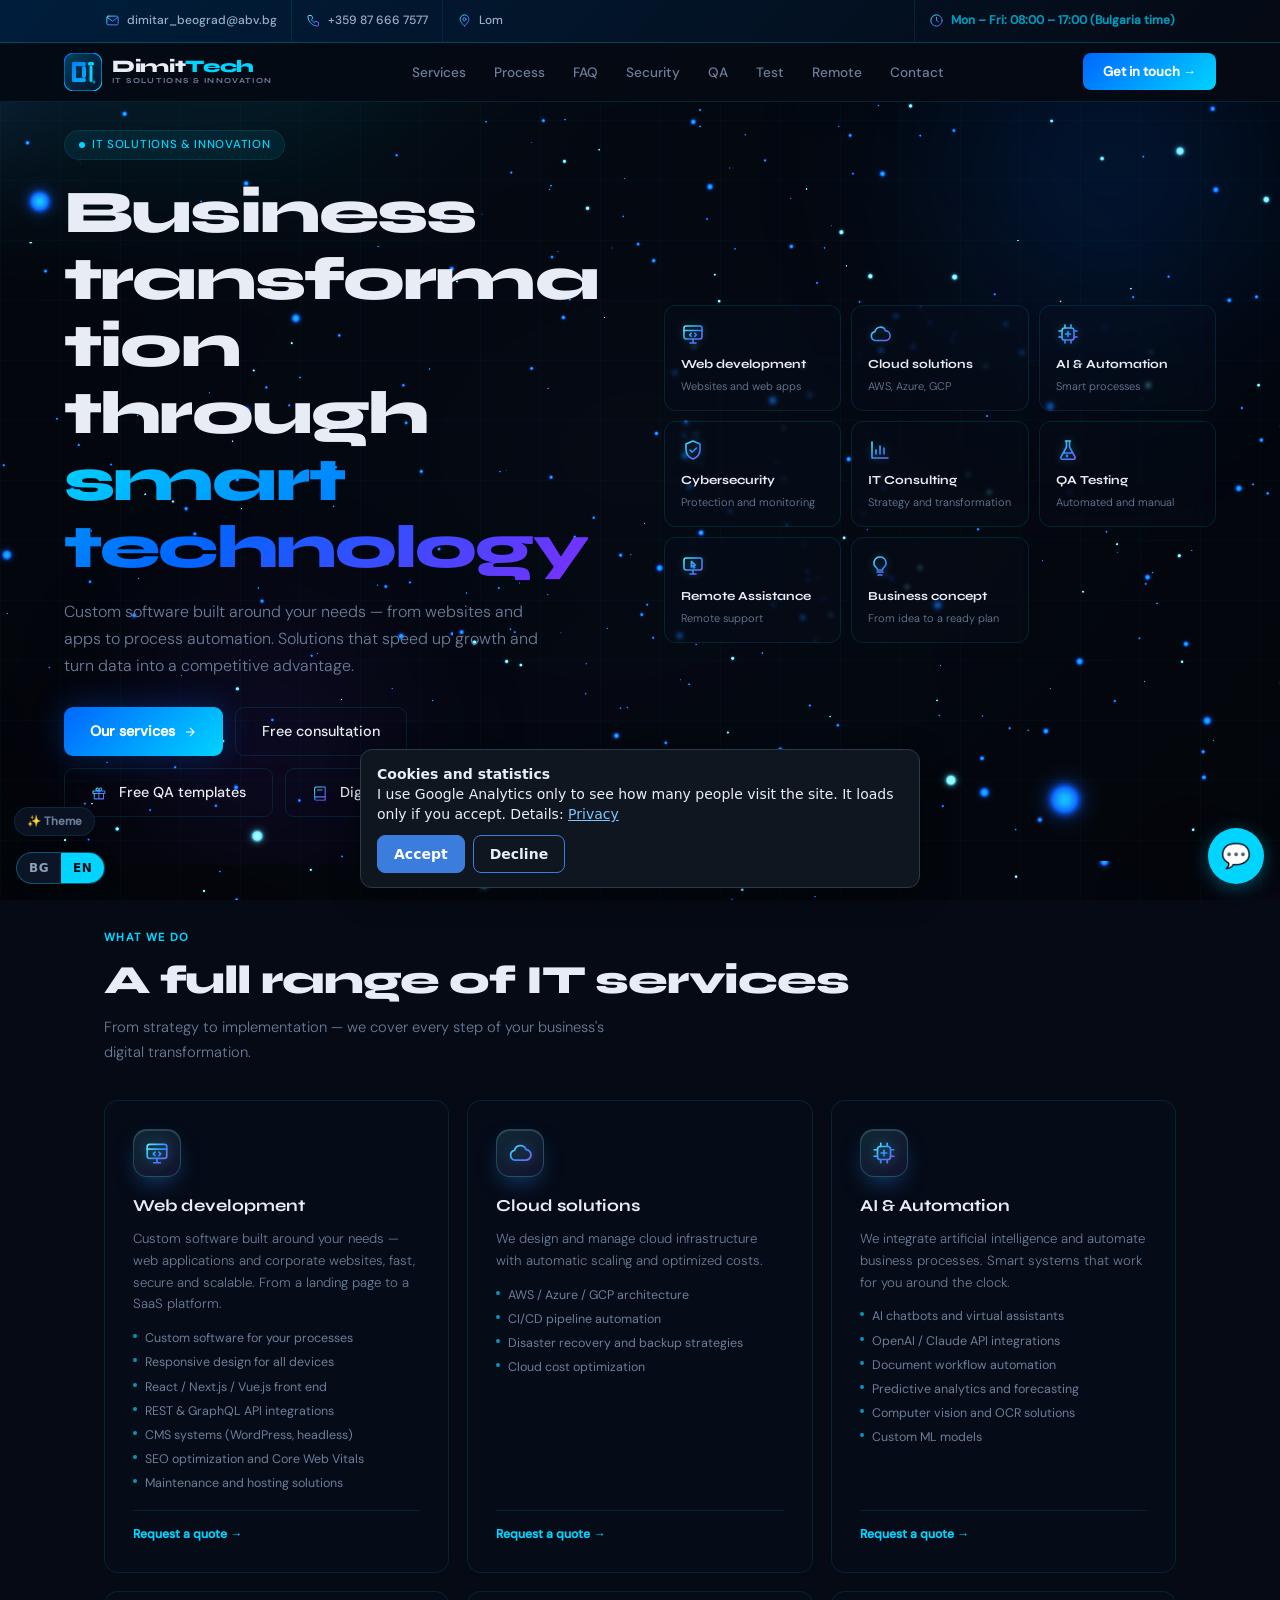
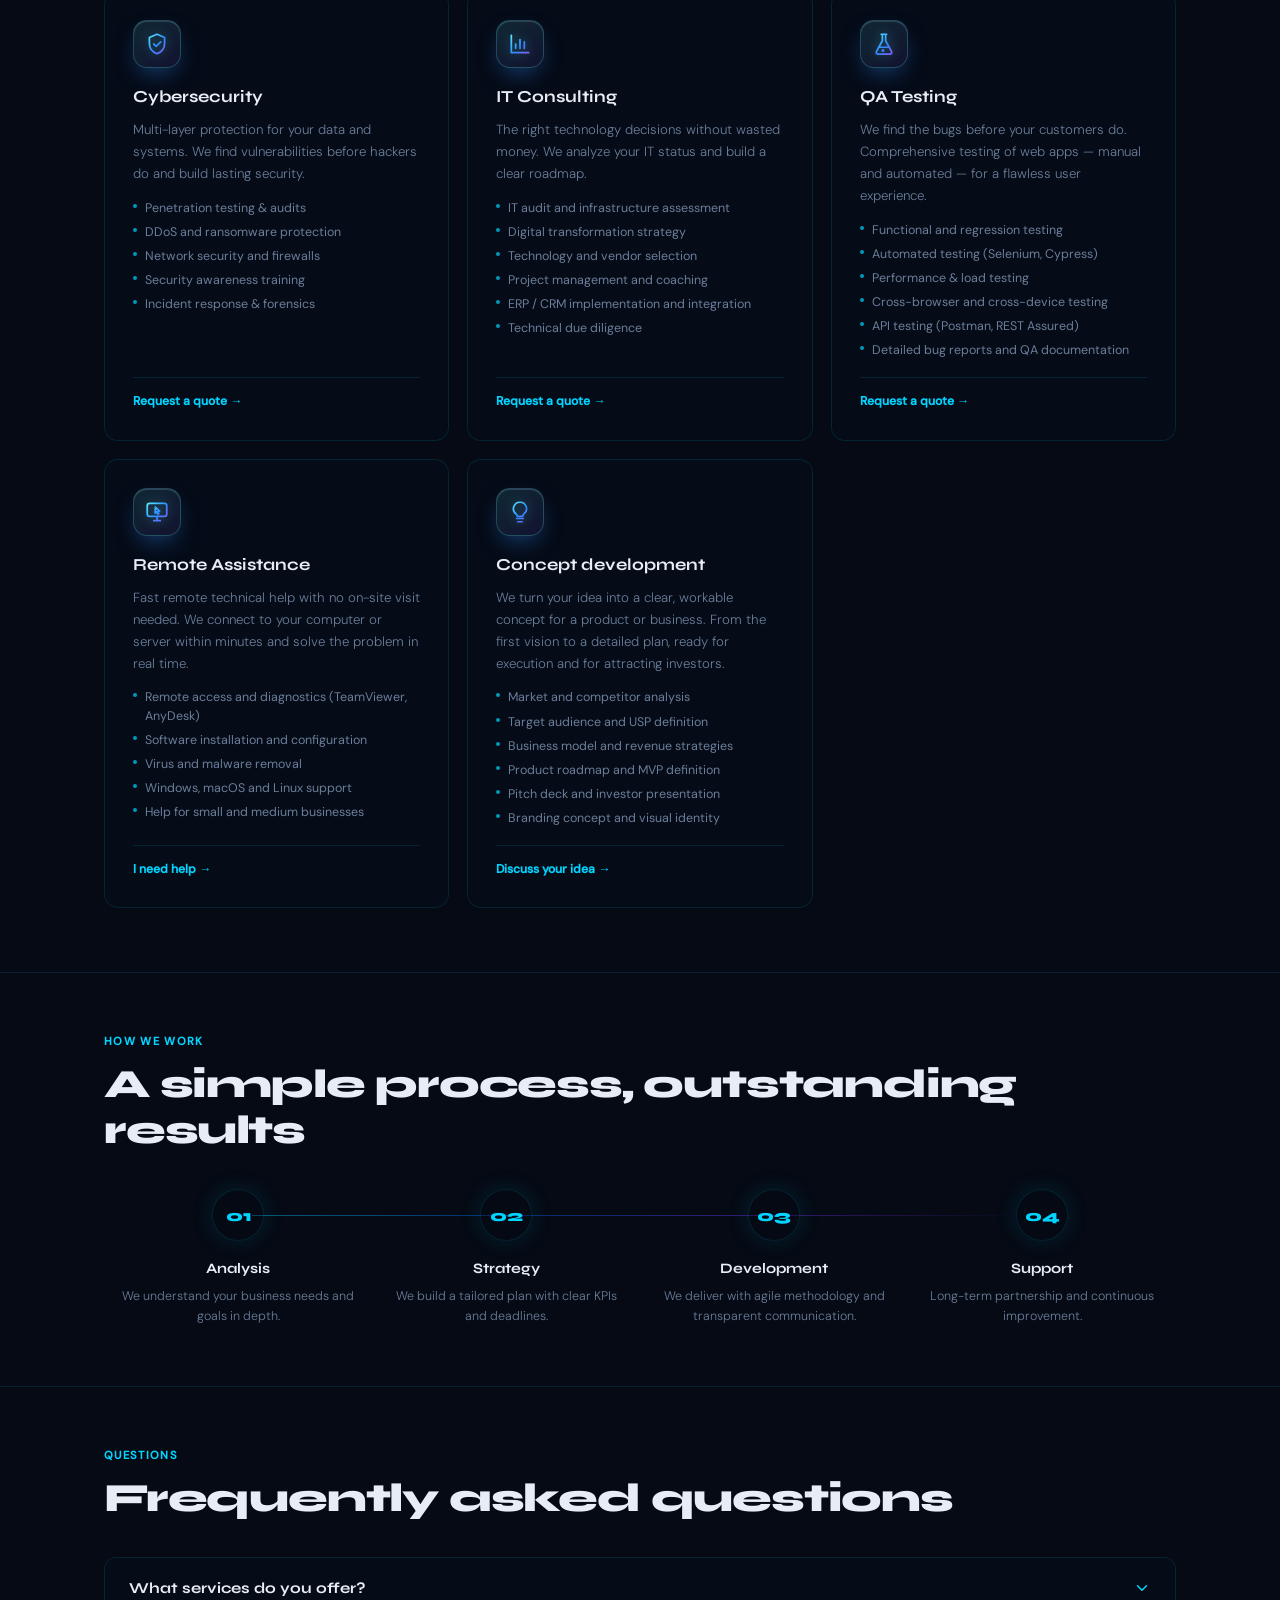
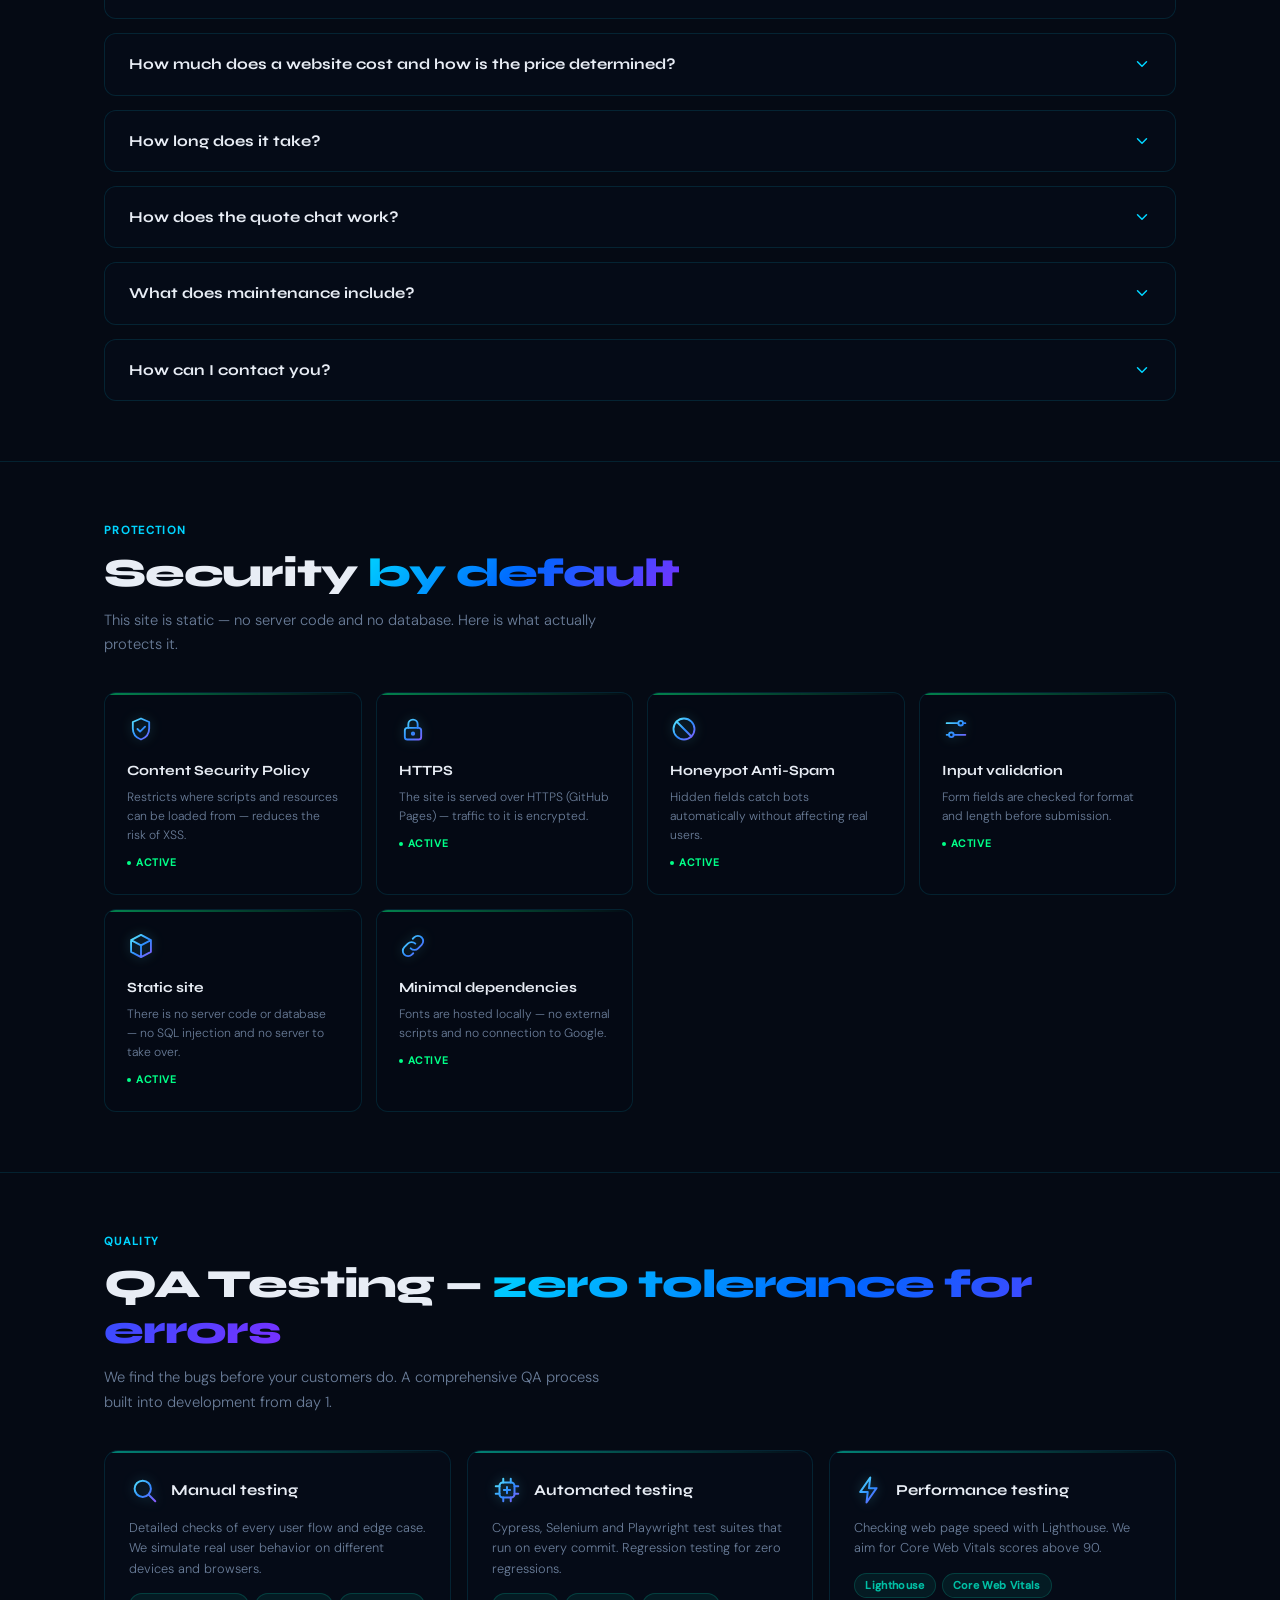
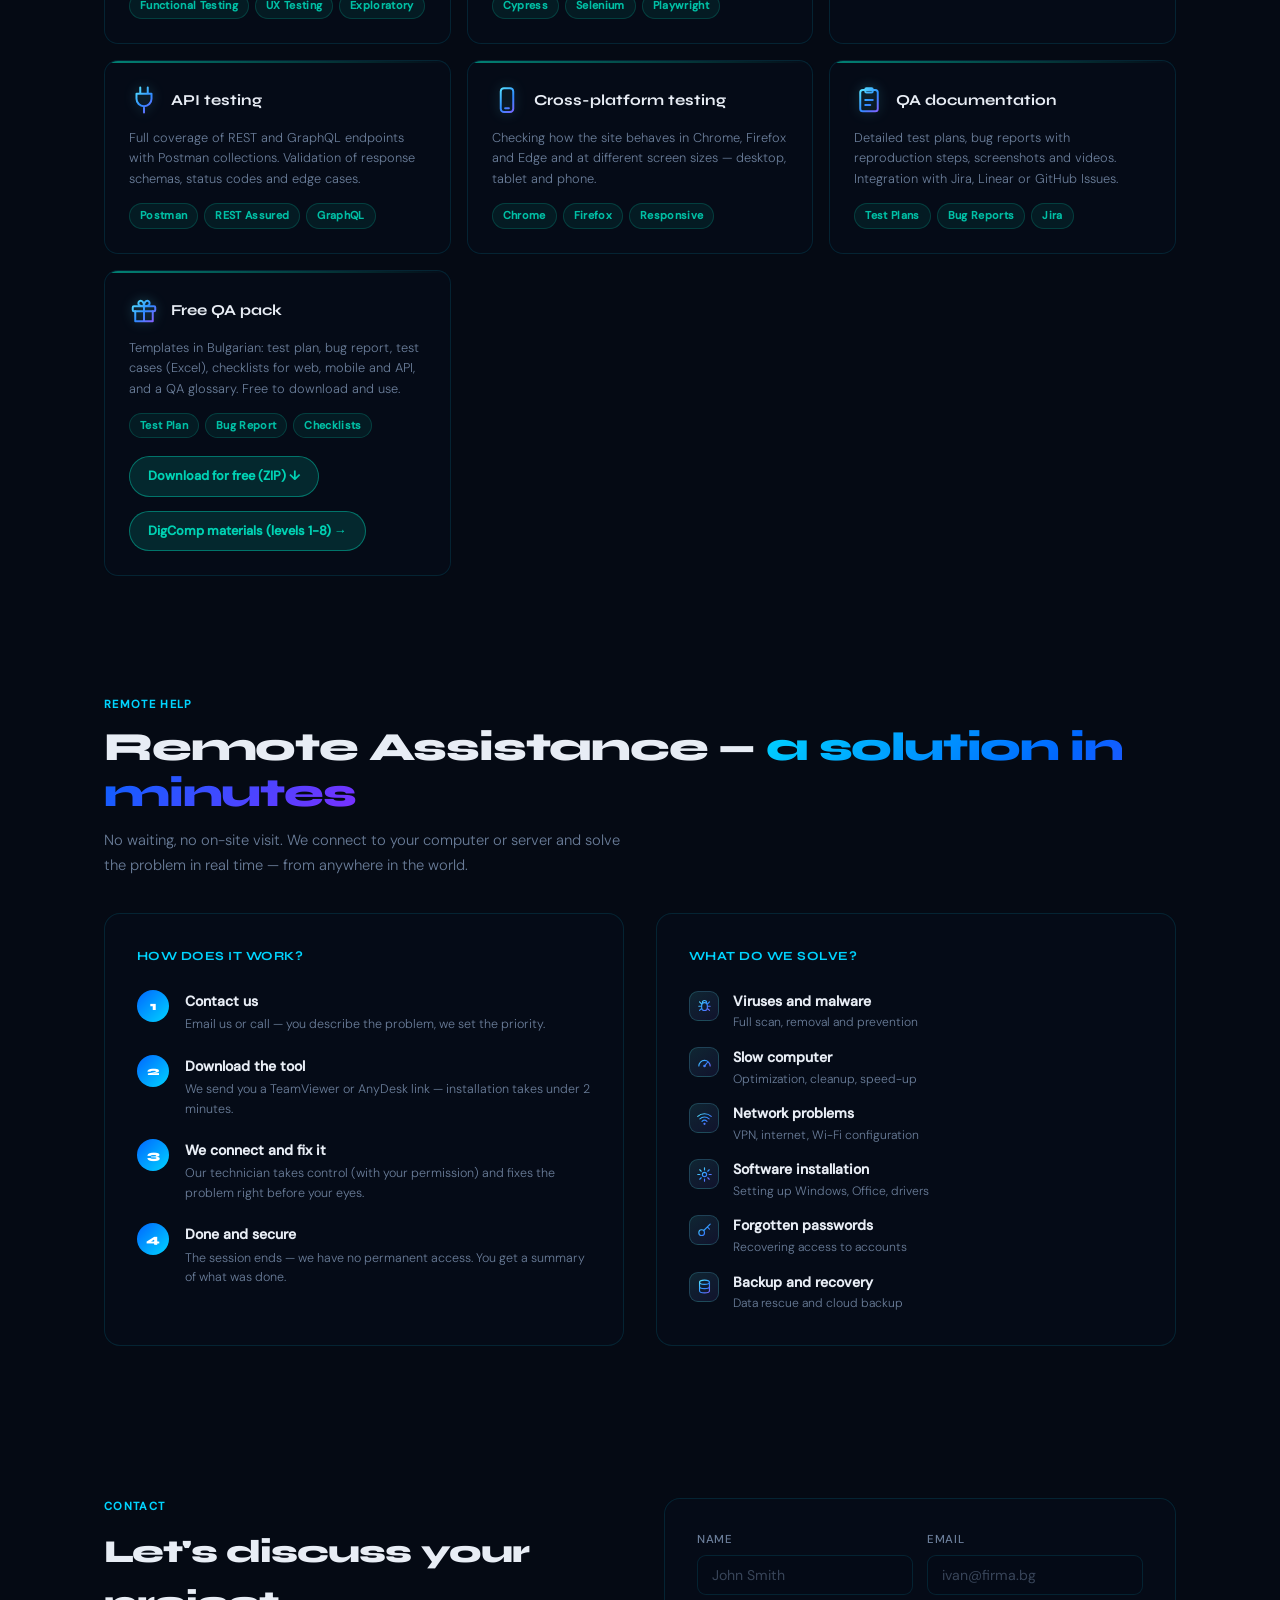
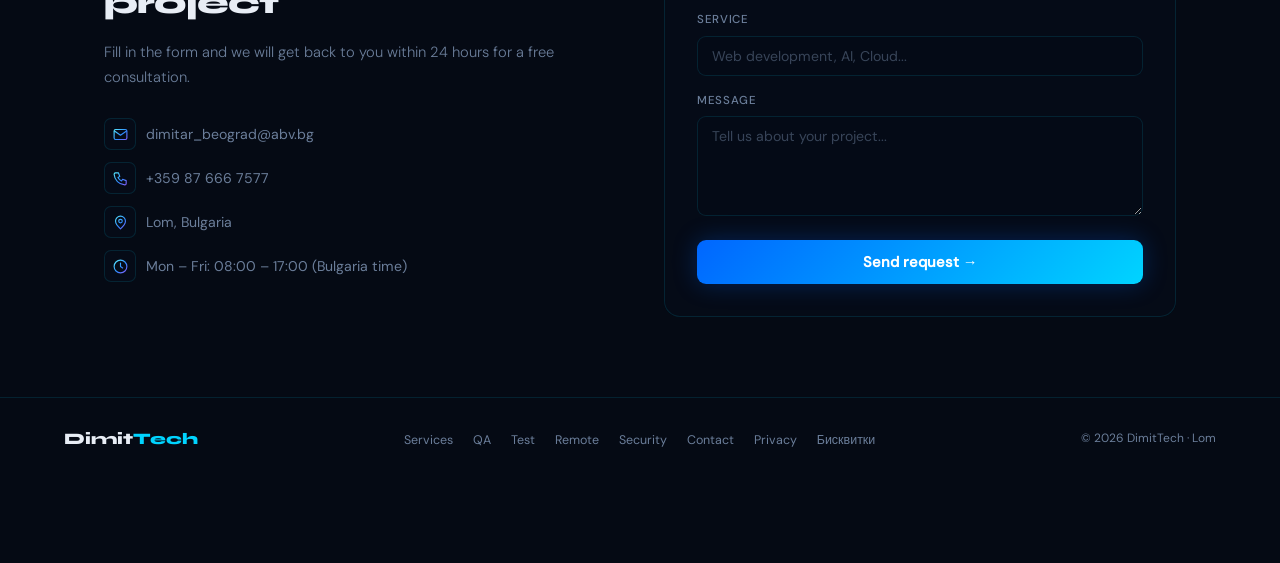
<file: index.html>
<!DOCTYPE html>
<html lang="bg">
<head>
<meta charset="UTF-8">
<meta name="viewport" content="width=device-width, initial-scale=1.0">
<title>DimitTech — IT Solutions & Innovation</title>
<meta name="description" content="DimitTech — изработка на софтуер по ваши нужди: уеб приложения, автоматизация, cloud, AI и киберсигурност. Гр. Лом, България.">
<meta name="robots" content="index, follow">
<meta name="referrer" content="strict-origin-when-cross-origin">
<link rel="canonical" href="https://dimitarbeograd-qa.github.io/">
<meta property="og:type" content="website">
<meta property="og:locale" content="bg_BG">
<meta property="og:site_name" content="DimitTech">
<meta property="og:title" content="DimitTech — IT Solutions &amp; Innovation">
<meta property="og:description" content="DimitTech — изработка на софтуер по ваши нужди: уеб приложения, автоматизация, cloud, AI и киберсигурност. Гр. Лом, България.">
<meta property="og:url" content="https://dimitarbeograd-qa.github.io/">
<meta property="og:image" content="https://dimitarbeograd-qa.github.io/og-image.png">
<meta property="og:image:width" content="1200">
<meta property="og:image:height" content="630">
<meta name="twitter:card" content="summary_large_image">
<meta name="twitter:title" content="DimitTech — IT Solutions &amp; Innovation">
<meta name="twitter:description" content="DimitTech — изработка на софтуер по ваши нужди: уеб приложения, автоматизация, cloud, AI и киберсигурност. Гр. Лом, България.">
<meta name="twitter:image" content="https://dimitarbeograd-qa.github.io/og-image.png">
<script type="application/ld+json">
{
 "@context": "https://schema.org",
 "@graph": [
  {
   "@type": "ProfessionalService",
   "@id": "https://dimitarbeograd-qa.github.io/#business",
   "name": "DimitTech",
   "url": "https://dimitarbeograd-qa.github.io/",
   "image": "https://dimitarbeograd-qa.github.io/og-image.png",
   "description": "DimitTech — изработка на софтуер по ваши нужди: уеб приложения, автоматизация, cloud, AI и киберсигурност. Гр. Лом, България.",
   "email": "dimitar_beograd@abv.bg",
   "telephone": "+359876667577",
   "address": {
    "@type": "PostalAddress",
    "addressLocality": "Лом",
    "addressCountry": "BG"
   },
   "areaServed": {
    "@type": "Country",
    "name": "България"
   },
   "openingHoursSpecification": [
    {
     "@type": "OpeningHoursSpecification",
     "dayOfWeek": [
      "Monday",
      "Tuesday",
      "Wednesday",
      "Thursday",
      "Friday"
     ],
     "opens": "08:00",
     "closes": "17:00"
    }
   ],
   "knowsAbout": [
    "Уеб разработка",
    "QA тестване",
    "AI автоматизация",
    "Киберсигурност",
    "Cloud решения"
   ]
  },
  {
   "@type": "WebSite",
   "@id": "https://dimitarbeograd-qa.github.io/#website",
   "url": "https://dimitarbeograd-qa.github.io/",
   "name": "DimitTech",
   "inLanguage": "bg",
   "publisher": {
    "@id": "https://dimitarbeograd-qa.github.io/#business"
   }
  },
  {
   "@type": "FAQPage",
   "mainEntity": [
    {
     "@type": "Question",
     "name": "Какви услуги предлагате?",
     "acceptedAnswer": {
      "@type": "Answer",
      "text": "Предлагаме персонализирани IT решения, включително изработка на уебсайтове и уеб приложения, cloud решения, AI автоматизации, киберсигурност, IT консултации, QA тестване и отдалечена поддръжка (Remote Assistance)."
     }
    },
    {
     "@type": "Question",
     "name": "Колко струва сайт и как се определя цената?",
     "acceptedAnswer": {
      "@type": "Answer",
      "text": "Цената винаги е ориентировъчна и зависи от специфичните изисквания, необходимите функционалности и обхвата на Вашия проект. Финалните параметри и оферта се уточняват по имейл или телефон след проведен разговор."
     }
    },
    {
     "@type": "Question",
     "name": "Колко време отнема изработката?",
     "acceptedAnswer": {
      "@type": "Answer",
      "text": "Времето за изработка зависи от сложността и обхвата на проекта. Точните срокове се определят и уточняват предварително в индивидуалната оферта."
     }
    },
    {
     "@type": "Question",
     "name": "Как работи чатът за оферти?",
     "acceptedAnswer": {
      "@type": "Answer",
      "text": "Нашият AI асистент събира първоначална информация за Вашия проект и нужди. Всяка изготвена оферта се преглежда задължително от човек преди изпращане. Моля, не споделяйте пароли или лични документи в чата."
     }
    },
    {
     "@type": "Question",
     "name": "Какво включва поддръжката?",
     "acceptedAnswer": {
      "@type": "Answer",
      "text": "Поддръжката може да включва мониторинг на работоспособността, обновяване на сигурността, отстраняване на технически проблеми, регулярно архивиране и отдалечена поддръжка според договорения план."
     }
    },
    {
     "@type": "Question",
     "name": "Как да се свържа с вас?",
     "acceptedAnswer": {
      "@type": "Answer",
      "text": "Можете да се свържете с нас на имейл dimitar_beograd@abv.bg или по телефон на +359 87 666 7577, както и чрез формата за контакт или чат асистента на сайта."
     }
    }
   ]
  }
 ]
}
</script>
<meta http-equiv="Content-Security-Policy" content="default-src 'self'; script-src 'self' 'unsafe-inline' https://challenges.cloudflare.com https://www.googletagmanager.com; style-src 'self' 'unsafe-inline'; font-src 'self'; img-src 'self' data: https:; connect-src 'self' https://dimittech-offers.dimitar-beograd.workers.dev https://challenges.cloudflare.com https://www.google-analytics.com https://*.google-analytics.com https://*.analytics.google.com https://www.googletagmanager.com; frame-src https://challenges.cloudflare.com; object-src 'none'; base-uri 'self'; form-action 'self';">
<style>
@font-face{font-family:'DM Sans';font-style:normal;font-weight:300 500;font-display:swap;src:url(fonts/dm-sans-latin.woff2) format('woff2');}
@font-face{font-family:'Syne';font-style:normal;font-weight:700 800;font-display:swap;src:url(fonts/syne-latin.woff2) format('woff2');}
html, body { overflow-x: clip; }
</style>
<style>
:root {
  --bg: #050A14;
  --surface: #0C1526;
  --surface2: #111E35;
  --accent: #00D4FF;
  --accent2: #0066FF;
  --accent3: #7B2FFF;
  --text: #E8EDF5;
  --muted: #6B7E9A;
  --border: rgba(0,212,255,0.12);
  --danger: #FF4060;
  --success: #00FF88;
}
*, *::before, *::after { box-sizing: border-box; margin: 0; padding: 0; }
html { scroll-behavior: smooth; }
body { font-family: 'DM Sans', sans-serif; background: var(--bg); color: var(--text); overflow-x: hidden; line-height: 1.6; }
img { -webkit-user-drag: none; }

/* GRID BG */
body::before {
  content: ''; position: fixed; inset: 0; pointer-events: none; z-index: 0;
  background-image: linear-gradient(rgba(0,212,255,0.03) 1px, transparent 1px), linear-gradient(90deg, rgba(0,212,255,0.03) 1px, transparent 1px);
  background-size: 60px 60px;
}

/* ТЕСТ: анимиран фон dust-bg.js (изключва се с бутона долу вляво или ?dust=0) */
#dustbg { position: fixed; inset: 0; width: 100%; height: 100%; z-index: -1; display: block; pointer-events: none; }
.dust-on { --surface: rgba(12,21,38,0.22); --surface2: rgba(17,30,53,0.22); }
.dust-on .process, .dust-on .security-section { background: transparent; }
.dust-on .step-num, .dust-on .sec-card, .dust-on .contact-form input, .dust-on .contact-form select, .dust-on .contact-form textarea { background: rgba(5,10,20,0.25); }
.dust-on .service-card, .dust-on .hero-service-pill, .dust-on .faq-item, .dust-on .qa-card, .dust-on .contact-form, .dust-on .tech-pill, .dust-on .qa-stats { backdrop-filter: blur(2px); -webkit-backdrop-filter: blur(2px); }
.dust-toggle { position: fixed; left: 14px; bottom: 64px; z-index: 98; background: rgba(12,21,38,0.85); color: var(--muted); border: 1px solid var(--border); border-radius: 100px; padding: 6px 12px; font: 600 0.72rem 'DM Sans', sans-serif; cursor: pointer; backdrop-filter: blur(8px); }
.dust-toggle:hover { color: var(--accent); border-color: var(--accent); }
.dust-menu { position: fixed; left: 14px; bottom: 100px; z-index: 99; display: flex; flex-direction: column; min-width: 150px; background: rgba(12,21,38,0.96); border: 1px solid var(--border); border-radius: 12px; padding: 6px; }
.dust-menu[hidden] { display: none; }
.dust-menu button { background: none; border: 0; color: var(--muted); text-align: left; padding: 9px 12px; border-radius: 8px; font: 600 0.8rem 'DM Sans', sans-serif; cursor: pointer; }
.dust-menu button:hover { color: var(--accent); background: rgba(255,255,255,0.05); }
.dust-menu button[aria-checked="true"] { color: #fff; }
.dust-menu button[aria-checked="true"]::before { content: '● '; color: var(--accent); }

.ico { width: 1em; height: 1em; fill: none; stroke: url(#ig); stroke-width: 1.6; stroke-linecap: round; stroke-linejoin: round; vertical-align: -0.15em; flex-shrink: 0; }
.btn-primary .ico, .nav-cta .ico { stroke: currentColor; }
.topbar-item .ti .ico { width: 15px; height: 15px; vertical-align: -3px; }
.sec-card-icon .ico { width: 28px; height: 28px; filter: drop-shadow(0 0 6px rgba(92,240,255,0.3)); }
.qa-icon .ico { width: 30px; height: 30px; filter: drop-shadow(0 0 6px rgba(92,240,255,0.3)); }
.ri-icon { width: 30px; height: 30px; border-radius: 9px; display: inline-flex; align-items: center; justify-content: center; background: linear-gradient(145deg, rgba(92,240,255,0.12), rgba(139,92,255,0.09)); border: 1px solid rgba(92,240,255,0.2); }
.ri-icon .ico { width: 17px; height: 17px; }
.ci-icon .ico { width: 17px; height: 17px; }
.btn-outline .ico, .remote-badge .ico { width: 1.1em; height: 1.1em; margin-right: 4px; }

/* TOP BAR */
@keyframes topbarSlide { from{opacity:0;transform:translateY(-100%)} to{opacity:1;transform:translateY(0)} }
@keyframes pulseIcon { 0%,100%{transform:scale(1)} 50%{transform:scale(1.2)} }

.topbar {
  position: fixed; top: 0; left: 0; right: 0; z-index: 101;
  background: linear-gradient(135deg, rgba(0,30,60,0.98), rgba(5,10,20,0.98));
  border-bottom: 1px solid rgba(0,212,255,0.25);
  height: auto;
  animation: topbarSlide 0.5s ease both;
}
.topbar-inner {
  max-width: 1200px; margin: 0 auto; padding: 0 4%;
  display: flex; align-items: center; justify-content: space-between;
  flex-wrap: wrap; gap: 0;
  min-height: 42px;
}
.topbar-contacts { display: flex; align-items: center; flex-wrap: wrap; gap: 4px 0; }
.topbar-item {
  display: flex; align-items: center; gap: 7px;
  font-size: 0.75rem; color: #9BAEC8; font-weight: 500;
  text-decoration: none;
  padding: 10px 14px;
  border-right: 1px solid rgba(0,212,255,0.1);
  transition: color 0.2s, background 0.2s;
  white-space: nowrap;
}
.topbar-item:last-child { border-right: none; }
.topbar-item:hover { color: var(--accent); background: rgba(0,212,255,0.05); }
.topbar-item .ti { font-size: 0.85rem; animation: pulseIcon 3s ease-in-out infinite; }
.topbar-static { cursor: default; }
.topbar-static:hover { color: #9BAEC8; background: none; }
.topbar-right .topbar-item {
  border-right: none;
  border-left: 1px solid rgba(0,212,255,0.1);
  color: rgba(0,212,255,0.7);
  font-weight: 600;
}
.topbar-right .topbar-item:hover { color: var(--accent); }

/* Staggered icon animations */
.topbar-item:nth-child(1) .ti { animation-delay: 0s; }
.topbar-item:nth-child(2) .ti { animation-delay: 0.4s; }
.topbar-item:nth-child(3) .ti { animation-delay: 0.8s; }

/* Mobile: stack into 2 rows, keep visible */
@media (max-width: 640px) {
  .topbar-inner { flex-direction: column; align-items: stretch; padding: 0; }
  .topbar-contacts { flex-wrap: nowrap; width: 100%; }
  .topbar-item { flex: 1; justify-content: center; font-size: 0.7rem; padding: 9px 6px; border-right: 1px solid rgba(0,212,255,0.1); }
  .topbar-contacts .topbar-item:last-child { border-right: none; }
  .topbar-right { width: 100%; border-top: 1px solid rgba(0,212,255,0.1); }
  .topbar-right .topbar-item { border-left: none; justify-content: center; padding: 7px; }
  .topbar-contacts .topbar-static { display: none; }
  .topbar-item { min-width: 0; white-space: nowrap; overflow: hidden; text-overflow: ellipsis; }
}

/* NAV */
nav {
  position: fixed; top: 42px; left: 0; right: 0; z-index: 100;
  padding: 0 5%; height: 60px;
  display: flex; align-items: center; justify-content: space-between;
  background: rgba(5,10,20,0.95); backdrop-filter: blur(20px);
  border-bottom: 1px solid var(--border);
  transition: top 0.3s;
}
@media (max-width: 640px) { nav { top: 83px; } }
@media (max-width: 640px) { .nav-mobile { top: 143px; } }
.logo { font-family: 'Syne', sans-serif; font-weight: 800; font-size: 1.3rem; color: var(--text); text-decoration: none; display: flex; align-items: center; gap: 10px; z-index: 101; }
.logo svg { flex-shrink: 0; }
.logo-wordmark { display: flex; flex-direction: column; line-height: 1; }
.logo-name { font-size: 1.1rem; font-weight: 800; letter-spacing: -0.02em; }
.logo-name span { color: var(--accent); }
.logo-tagline { font-size: 0.48rem; letter-spacing: 0.18em; text-transform: uppercase; color: var(--muted); font-weight: 500; margin-top: 2px; }

/* Desktop links */
.nav-links { display: flex; gap: 28px; list-style: none; }
.nav-links a { color: var(--muted); text-decoration: none; font-size: 0.85rem; font-weight: 500; transition: color 0.2s; }
.nav-links a:hover { color: var(--accent); }
.nav-cta { background: linear-gradient(135deg, var(--accent2), var(--accent)); color: #fff; padding: 8px 20px; border-radius: 8px; font-size: 0.83rem; font-weight: 600; text-decoration: none; transition: opacity 0.2s, transform 0.2s; white-space: nowrap; }
.nav-cta:hover { opacity: 0.85; transform: translateY(-1px); }

/* Hamburger button */
.nav-burger {
  display: none;
  flex-direction: column; justify-content: center; align-items: center;
  width: 40px; height: 40px; gap: 5px;
  background: none; border: 1px solid var(--border); border-radius: 8px;
  cursor: pointer; z-index: 101; padding: 0; flex-shrink: 0;
  transition: border-color 0.2s;
}
.nav-burger:hover { border-color: var(--accent); }
.nav-burger span {
  display: block; width: 18px; height: 2px;
  background: var(--text); border-radius: 2px;
  transition: transform 0.3s, opacity 0.3s, width 0.3s;
}
.nav-burger.open span:nth-child(1) { transform: translateY(7px) rotate(45deg); }
.nav-burger.open span:nth-child(2) { opacity: 0; width: 0; }
.nav-burger.open span:nth-child(3) { transform: translateY(-7px) rotate(-45deg); }

/* Mobile drawer */
.nav-mobile {
  display: none;
  position: fixed; top: 102px; left: 0; right: 0; bottom: 0;
  background: rgba(5,10,20,0.98); backdrop-filter: blur(24px);
  z-index: 99;
  flex-direction: column; align-items: center; justify-content: center;
  gap: 8px;
  opacity: 0; pointer-events: none;
  transition: opacity 0.3s ease;
}
.nav-mobile.open { opacity: 1; pointer-events: all; }
.nav-mobile a {
  color: var(--muted); text-decoration: none;
  font-family: 'Syne', sans-serif; font-size: 1.5rem; font-weight: 700;
  padding: 12px 32px; border-radius: 12px;
  transition: color 0.2s, background 0.2s;
  width: 260px; text-align: center;
}
.nav-mobile a:hover { color: var(--accent); background: rgba(0,212,255,0.06); }
.nav-mobile .nav-mobile-cta {
  margin-top: 16px;
  background: linear-gradient(135deg, var(--accent2), var(--accent));
  color: #fff !important; border-radius: 12px;
  font-size: 1.1rem !important;
  box-shadow: 0 0 30px rgba(0,102,255,0.3);
}
@media (max-width: 640px) { .nav-mobile { top: 143px; justify-content: flex-start; overflow-y: auto; padding: 12px 0 140px; gap: 2px; } .nav-mobile a { font-size: 1.2rem; padding: 9px 24px; } }
.nav-mobile-divider { width: 40px; height: 1px; background: var(--border); margin: 8px 0; }

@keyframes blink { 0%,100%{opacity:1} 50%{opacity:0.3} }

/* HERO */
.hero {
  position: relative; display: flex; align-items: center;
  padding: 130px 5% 48px; overflow: hidden;
}
@media (max-width: 640px) {
  .hero { padding-top: 170px; }
}
.hero-orb { position: absolute; border-radius: 50%; filter: blur(80px); pointer-events: none; }
.hero-orb-1 { width: 500px; height: 500px; background: radial-gradient(circle, rgba(0,102,255,0.22) 0%, transparent 70%); top: -80px; right: -80px; animation: pulse 8s ease-in-out infinite; }
.hero-orb-2 { width: 320px; height: 320px; background: radial-gradient(circle, rgba(123,47,255,0.18) 0%, transparent 70%); bottom: -40px; left: 8%; animation: pulse 10s ease-in-out infinite 2s; }
@keyframes pulse { 0%,100%{transform:scale(1);opacity:1} 50%{transform:scale(1.08);opacity:0.7} }

.hero-inner { position: relative; z-index: 1; display: grid; grid-template-columns: minmax(0, 1fr) minmax(0, 1fr); gap: 48px; align-items: center; width: 100%; }
.hero-inner > * { min-width: 0; }

.hero-badge {
  display: inline-flex; align-items: center; gap: 7px;
  background: rgba(0,212,255,0.08); border: 1px solid var(--border);
  border-radius: 100px; padding: 5px 14px;
  font-size: 0.72rem; font-weight: 500; color: var(--accent);
  margin-bottom: 20px; letter-spacing: 0.06em; text-transform: uppercase;
  animation: fadeUp 0.7s ease both;
}
.hero-badge::before { content: ''; width: 6px; height: 6px; background: var(--accent); border-radius: 50%; animation: blink 2s infinite; }

.hero h1 {
  font-family: 'Syne', sans-serif;
  font-size: clamp(1.55rem, 7.4vw, 3.8rem); overflow-wrap: break-word;
  font-weight: 800; line-height: 1.1; letter-spacing: -0.03em;
  margin-bottom: 16px; animation: fadeUp 0.7s ease 0.1s both;
}
.gradient-text { background: linear-gradient(135deg, var(--accent), var(--accent2), var(--accent3)); -webkit-background-clip: text; -webkit-text-fill-color: transparent; background-clip: text; }

.hero p { font-size: 1rem; color: var(--muted); max-width: 480px; margin-bottom: 28px; line-height: 1.7; font-weight: 300; animation: fadeUp 0.7s ease 0.2s both; }

.hero-actions { display: flex; gap: 12px; flex-wrap: wrap; animation: fadeUp 0.7s ease 0.3s both; }
.btn-primary { display: inline-flex; align-items: center; gap: 8px; background: linear-gradient(135deg, var(--accent2), var(--accent)); color: #fff; padding: 12px 26px; border-radius: 9px; font-weight: 600; font-size: 0.9rem; text-decoration: none; transition: transform 0.2s, box-shadow 0.2s; box-shadow: 0 0 32px rgba(0,102,255,0.3); }
.btn-primary:hover { transform: translateY(-2px); box-shadow: 0 0 50px rgba(0,102,255,0.45); }
.btn-outline { display: inline-flex; align-items: center; gap: 8px; border: 1px solid var(--border); color: var(--text); padding: 12px 26px; border-radius: 9px; font-weight: 500; font-size: 0.9rem; text-decoration: none; transition: border-color 0.2s, background 0.2s; }
.btn-outline:hover { border-color: var(--accent); background: rgba(0,212,255,0.05); }

.hero-stats { display: flex; gap: 32px; margin-top: 32px; padding-top: 28px; border-top: 1px solid var(--border); animation: fadeUp 0.7s ease 0.4s both; }
.stat-value { font-family: 'Syne', sans-serif; font-size: 1.7rem; font-weight: 800; color: var(--accent); line-height: 1; }
.stat-label { font-size: 0.75rem; color: var(--muted); margin-top: 3px; }

/* HERO SERVICE PREVIEWS */
.hero-services-preview { display: grid; grid-template-columns: repeat(3, 1fr); gap: 10px; }
.hero-service-pill {
  background: var(--surface); border: 1px solid var(--border); border-radius: 12px;
  padding: 16px; text-decoration: none; display: flex; flex-direction: column; gap: 6px;
  transition: border-color 0.25s, transform 0.25s, box-shadow 0.25s;
}
.hero-service-pill:hover { border-color: rgba(0,212,255,0.4); transform: translateY(-3px); box-shadow: 0 10px 28px rgba(0,0,0,0.3); }
.pill-icon { line-height: 1; margin-bottom: 4px; }
.pill-icon .ico { width: 24px; height: 24px; display: block; filter: drop-shadow(0 0 5px rgba(92,240,255,0.3)); }
.pill-name { font-family: 'Syne', sans-serif; font-size: 0.77rem; font-weight: 700; color: var(--text); line-height: 1.3; }
.pill-desc { font-size: 0.69rem; color: var(--muted); line-height: 1.45; font-weight: 300; }
/* hero-more-link removed */

/* COMMON */
section { position: relative; z-index: 1; }
.container { max-width: 1200px; margin: 0 auto; padding: 0 5%; }
.section-label { font-size: 0.7rem; letter-spacing: 0.12em; text-transform: uppercase; color: var(--accent); font-weight: 600; margin-bottom: 10px; display: block; }
.section-title { font-family: 'Syne', sans-serif; font-size: clamp(1.7rem, 3.5vw, 2.5rem); font-weight: 800; letter-spacing: -0.03em; line-height: 1.15; margin-bottom: 12px; }
.section-sub { color: var(--muted); font-size: 0.92rem; max-width: 520px; font-weight: 300; line-height: 1.65; margin-bottom: 36px; }

/* SERVICES */
.services { padding: 64px 0; }
.services-grid { display: grid; grid-template-columns: repeat(auto-fit, minmax(280px, 1fr)); gap: 18px; }
.service-card {
  background: var(--surface); border: 1px solid var(--border); border-radius: 14px;
  padding: 28px; transition: transform 0.3s, border-color 0.3s, box-shadow 0.3s;
  position: relative; overflow: hidden; display: flex; flex-direction: column;
}
.service-card::before { content: ''; position: absolute; inset: 0; background: linear-gradient(135deg, rgba(0,212,255,0.04), transparent); opacity: 0; transition: opacity 0.3s; }
.service-card:hover { transform: translateY(-5px); border-color: rgba(0,212,255,0.3); box-shadow: 0 16px 48px rgba(0,0,0,0.35); }
.service-card:hover::before { opacity: 1; }
.service-icon { width: 48px; height: 48px; border-radius: 14px; display: flex; align-items: center; justify-content: center; margin-bottom: 16px; position: relative;
  background: linear-gradient(145deg, rgba(92,240,255,0.13), rgba(139,92,255,0.10));
  border: 1px solid rgba(92,240,255,0.22);
  box-shadow: inset 0 1px 0 rgba(255,255,255,0.14), 0 10px 26px -10px rgba(46,139,255,0.65);
  transition: box-shadow .3s, border-color .3s, transform .3s; }
.service-icon .ico { width: 26px; height: 26px; filter: drop-shadow(0 0 6px rgba(92,240,255,0.35)); }
.service-card:hover .service-icon { border-color: rgba(92,240,255,0.5); box-shadow: inset 0 1px 0 rgba(255,255,255,0.2), 0 12px 32px -8px rgba(46,139,255,0.9); transform: translateY(-2px); }
.service-card h3 { font-family: 'Syne', sans-serif; font-size: 1.05rem; font-weight: 700; margin-bottom: 8px; }
.service-card > p { color: var(--muted); font-size: 0.83rem; line-height: 1.65; font-weight: 300; margin-bottom: 14px; }
.service-features { list-style: none; margin-bottom: 18px; display: flex; flex-direction: column; gap: 6px; }
.service-features li { display: flex; align-items: flex-start; gap: 8px; font-size: 0.78rem; color: var(--muted); font-weight: 400; line-height: 1.45; }
.service-features li::before { content: ''; width: 4px; height: 4px; border-radius: 50%; background: var(--accent); flex-shrink: 0; margin-top: 5px; opacity: 0.7; }
.service-link { display: inline-flex; align-items: center; gap: 5px; font-size: 0.76rem; font-weight: 600; color: var(--accent); text-decoration: none; border-top: 1px solid var(--border); padding-top: 14px; margin-top: auto; transition: gap 0.2s; }
.service-link:hover { gap: 9px; }

/* PROCESS */
.process { padding: 60px 0; background: var(--surface); border-top: 1px solid var(--border); border-bottom: 1px solid var(--border); }
.process-steps { display: grid; grid-template-columns: repeat(4,1fr); gap: 0; margin-top: 36px; position: relative; }
.process-steps::before { content: ''; position: absolute; top: 26px; left: calc(12.5% + 14px); right: calc(12.5% + 14px); height: 1px; background: linear-gradient(90deg, var(--accent), var(--accent2), var(--accent3), transparent); opacity: 0.4; }
.process-step { padding: 0 16px; text-align: center; }
.step-num { width: 52px; height: 52px; border-radius: 50%; background: var(--bg); border: 1px solid var(--border); display: flex; align-items: center; justify-content: center; margin: 0 auto 16px; font-family: 'Syne', sans-serif; font-weight: 800; font-size: 1rem; color: var(--accent); position: relative; z-index: 1; box-shadow: 0 0 24px rgba(0,212,255,0.12); }
.process-step h4 { font-family: 'Syne', sans-serif; font-size: 0.9rem; font-weight: 700; margin-bottom: 7px; }
.process-step p { font-size: 0.78rem; color: var(--muted); font-weight: 300; line-height: 1.55; }

/* FAQ */
.faq { padding: 60px 0; scroll-margin-top: 100px; }
.faq-grid { display: flex; flex-direction: column; gap: 14px; margin-top: 36px; }
.faq-item { background: var(--surface); border: 1px solid var(--border); border-radius: 12px; overflow: hidden; transition: border-color 0.2s; }
.faq-item[open] { border-color: rgba(0,212,255,0.3); }
.faq-summary { list-style: none; padding: 18px 24px; font-family: 'Syne', sans-serif; font-weight: 600; font-size: 0.95rem; color: var(--text); cursor: pointer; display: flex; align-items: center; justify-content: space-between; gap: 16px; user-select: none; transition: color 0.2s; }
.faq-summary::-webkit-details-marker { display: none; }
.faq-summary::marker { content: ""; }
.faq-summary:hover { color: var(--accent); }
.faq-summary:focus-visible { outline: 2px solid var(--accent); outline-offset: -2px; border-radius: 8px; }
.faq-icon { width: 18px; height: 18px; flex-shrink: 0; color: var(--accent); transition: transform 0.3s ease; }
.faq-item[open] .faq-icon { transform: rotate(180deg); }
.faq-content { padding: 0 24px 20px 24px; font-size: 0.85rem; color: var(--muted); line-height: 1.6; border-top: 1px solid rgba(0,212,255,0.06); margin-top: 4px; padding-top: 14px; }
.faq-content a { color: var(--accent); text-decoration: none; }
.faq-content a:hover { text-decoration: underline; }

/* TECH */
.tech { padding: 60px 0; }
.tech-grid { display: flex; flex-wrap: wrap; gap: 10px; margin-top: 32px; }
.tech-pill { background: var(--surface); border: 1px solid var(--border); border-radius: 100px; padding: 7px 18px; font-size: 0.8rem; font-weight: 500; color: var(--muted); transition: border-color 0.2s, color 0.2s; display: flex; align-items: center; gap: 7px; }
.tech-pill:hover { border-color: var(--accent); color: var(--text); }
.tech-dot { width: 5px; height: 5px; border-radius: 50%; background: var(--accent); }

/* SECURITY SECTION */
.security-section { padding: 60px 0; background: var(--surface); border-top: 1px solid var(--border); border-bottom: 1px solid var(--border); }
.security-grid { display: grid; grid-template-columns: repeat(auto-fit, minmax(220px, 1fr)); gap: 14px; margin-top: 36px; }
.sec-card { background: var(--bg); border: 1px solid var(--border); border-radius: 12px; padding: 22px; position: relative; overflow: hidden; transition: border-color 0.3s, transform 0.3s; }
.sec-card:hover { border-color: rgba(0,255,136,0.3); transform: translateY(-3px); }
.sec-card::after { content: ''; position: absolute; top: 0; left: 0; right: 0; height: 2px; background: linear-gradient(90deg, var(--success), transparent); opacity: 0.5; }
.sec-card-icon { font-size: 1.3rem; margin-bottom: 10px; }
.sec-card h4 { font-family: 'Syne', sans-serif; font-weight: 700; font-size: 0.88rem; margin-bottom: 6px; }
.sec-card p { font-size: 0.76rem; color: var(--muted); line-height: 1.55; font-weight: 300; }
.sec-status { display: inline-flex; align-items: center; gap: 5px; margin-top: 10px; font-size: 0.65rem; font-weight: 600; letter-spacing: 0.06em; color: var(--success); }
.sec-status-dot { width: 4px; height: 4px; border-radius: 50%; background: var(--success); animation: blink 2s infinite; }

/* CONTACT */
.contact { padding: 60px 0 80px; }
.contact-grid { display: grid; grid-template-columns: minmax(0, 1fr) minmax(0, 1fr); gap: 48px; align-items: start; }
.contact-grid > * { min-width: 0; }
.contact-info h2 { font-family: 'Syne', sans-serif; font-size: clamp(1.4rem, 6vw, 2rem); overflow-wrap: break-word; font-weight: 800; letter-spacing: -0.03em; margin-bottom: 12px; }
.contact-info > p { color: var(--muted); font-weight: 300; line-height: 1.7; margin-bottom: 28px; font-size: 0.92rem; }
.contact-item { display: flex; align-items: center; gap: 10px; margin-bottom: 12px; font-size: 0.88rem; color: var(--muted); }
.contact-item a { color: var(--muted); text-decoration: none; transition: color 0.2s; }
.contact-item a:hover { color: var(--accent); }
.ci-icon { width: 32px; height: 32px; background: var(--surface); border: 1px solid var(--border); border-radius: 7px; display: flex; align-items: center; justify-content: center; font-size: 0.85rem; flex-shrink: 0; }

.contact-form { background: var(--surface); border: 1px solid var(--border); border-radius: 16px; padding: 32px; }
.form-group { margin-bottom: 16px; }
.form-group label { display: block; font-size: 0.72rem; letter-spacing: 0.06em; text-transform: uppercase; color: var(--muted); margin-bottom: 6px; font-weight: 500; }
.form-group input, .form-group textarea {
  width: 100%; background: var(--bg); border: 1px solid var(--border);
  border-radius: 9px; padding: 10px 14px; color: var(--text);
  font-family: 'DM Sans', sans-serif; font-size: 0.88rem;
  transition: border-color 0.2s, box-shadow 0.2s; outline: none;
}
.form-group input:focus, .form-group textarea:focus { border-color: var(--accent); box-shadow: 0 0 0 3px rgba(0,212,255,0.08); }
.form-group input.invalid { border-color: var(--danger); }
.form-group input.valid { border-color: var(--success); }
.form-group textarea { height: 100px; resize: vertical; }
.form-group input::placeholder, .form-group textarea::placeholder { color: var(--muted); opacity: 0.5; }
.field-error { font-size: 0.7rem; color: var(--danger); margin-top: 4px; display: none; }
.form-row { display: grid; grid-template-columns: 1fr 1fr; gap: 14px; }
.hp-field { position: fixed; left: -9999px; top: -9999px; opacity: 0; pointer-events: none; width: 0; height: 0; overflow: hidden; }
.submit-btn { width: 100%; background: linear-gradient(135deg, var(--accent2), var(--accent)); color: #fff; border: none; padding: 12px; border-radius: 9px; font-family: 'DM Sans', sans-serif; font-weight: 600; font-size: 0.92rem; cursor: pointer; transition: opacity 0.2s, transform 0.2s; box-shadow: 0 0 24px rgba(0,102,255,0.28); }
.submit-btn:disabled { opacity: 0.5; cursor: not-allowed; }
.submit-btn:hover:not(:disabled) { opacity: 0.85; transform: translateY(-1px); }
.form-msg { margin-top: 12px; padding: 10px 14px; border-radius: 9px; font-size: 0.8rem; font-weight: 500; display: none; }
.form-msg.success { background: rgba(0,255,136,0.08); border: 1px solid rgba(0,255,136,0.2); color: var(--success); }
.form-msg.error   { background: rgba(255,64,96,0.08);  border: 1px solid rgba(255,64,96,0.2);  color: var(--danger); }

/* FOOTER */
footer { border-top: 1px solid var(--border); padding: 28px 5% 112px; display: flex; align-items: center; justify-content: space-between; flex-wrap: wrap; gap: 12px; }
.footer-logo { font-family: 'Syne', sans-serif; font-weight: 800; font-size: 1rem; color: var(--text); }
.footer-logo span { color: var(--accent); }
.footer-copy { font-size: 0.75rem; color: var(--muted); }
.footer-links { display: flex; flex-wrap: wrap; gap: 8px 20px; list-style: none; }
.footer-links a { font-size: 0.78rem; color: var(--muted); text-decoration: none; transition: color 0.2s; }
.footer-links a:hover { color: var(--accent); }

/* QA SECTION */
.qa-section { padding: 60px 0; }
.qa-grid { display: grid; grid-template-columns: repeat(auto-fit, minmax(260px, 1fr)); gap: 16px; }
.qa-card {
  background: var(--surface); border: 1px solid var(--border); border-radius: 14px;
  padding: 24px; transition: transform 0.3s, border-color 0.3s, box-shadow 0.3s;
  position: relative; overflow: hidden;
}
.qa-card::before { content: ''; position: absolute; top: 0; left: 0; right: 0; height: 2px; background: linear-gradient(90deg, rgba(0,210,180,0.6), transparent); }
.qa-card:hover { transform: translateY(-4px); border-color: rgba(0,210,180,0.35); box-shadow: 0 14px 40px rgba(0,0,0,0.3); }
.qa-card-top { display: flex; align-items: center; gap: 12px; margin-bottom: 12px; }
.qa-icon { font-size: 1.4rem; line-height: 1; }
.qa-card h4 { font-family: 'Syne', sans-serif; font-weight: 700; font-size: 0.95rem; }
.qa-card p { font-size: 0.8rem; color: var(--muted); line-height: 1.6; font-weight: 300; margin-bottom: 14px; }
.qa-tags { display: flex; flex-wrap: wrap; gap: 6px; }
.qa-tags span { background: rgba(0,210,180,0.08); border: 1px solid rgba(0,210,180,0.2); border-radius: 100px; padding: 3px 10px; font-size: 0.68rem; font-weight: 600; color: rgba(0,210,180,0.9); letter-spacing: 0.03em; }
.qa-dl { display: inline-block; margin-top: 4px; padding: 9px 18px; border-radius: 100px; background: rgba(0,210,180,0.15); border: 1px solid rgba(0,210,180,0.45); color: rgba(0,210,180,1); font-size: 0.8rem; font-weight: 700; text-decoration: none; transition: background .2s; }
.qa-dl:hover { background: rgba(0,210,180,0.28); }
.qa-stats { display: flex; gap: 0; margin-top: 40px; background: var(--surface); border: 1px solid var(--border); border-radius: 14px; overflow: hidden; }
.qa-stat { flex: 1; padding: 24px; text-align: center; border-right: 1px solid var(--border); }
.qa-stat:last-child { border-right: none; }
.qa-stat-val { font-family: 'Syne', sans-serif; font-size: 1.6rem; font-weight: 800; color: rgba(0,210,180,0.9); line-height: 1; margin-bottom: 6px; }
.qa-stat-label { font-size: 0.72rem; color: var(--muted); font-weight: 400; }
@media (max-width: 600px) { .qa-stats { flex-direction: column; } .qa-stat { border-right: none; border-bottom: 1px solid var(--border); } .qa-stat:last-child { border-bottom: none; } }

/* REMOTE ASSISTANCE */
.remote-section { padding: 60px 0; }
.remote-grid { display: grid; grid-template-columns: 1fr 1fr; gap: 32px; margin-bottom: 32px; }
.remote-how, .remote-services {
  background: var(--surface); border: 1px solid var(--border);
  border-radius: 16px; padding: 32px;
}
.remote-how h3, .remote-services h3 {
  font-family: 'Syne', sans-serif; font-weight: 700;
  margin-bottom: 24px; color: var(--accent); letter-spacing: 0.04em;
  text-transform: uppercase; font-size: 0.78rem;
}
.remote-steps { display: flex; flex-direction: column; gap: 20px; }
.remote-step { display: flex; gap: 16px; align-items: flex-start; }
.remote-step-num {
  width: 32px; height: 32px; border-radius: 50%; flex-shrink: 0;
  background: linear-gradient(135deg, var(--accent2), var(--accent));
  display: flex; align-items: center; justify-content: center;
  font-family: 'Syne', sans-serif; font-weight: 800; font-size: 0.78rem; color: #fff;
}
.remote-step strong { display: block; font-size: 0.88rem; font-weight: 600; margin-bottom: 3px; }
.remote-step p { font-size: 0.78rem; color: var(--muted); line-height: 1.55; font-weight: 300; }

.remote-list { display: flex; flex-direction: column; gap: 14px; }
.remote-item { display: flex; gap: 14px; align-items: flex-start; }
.ri-icon { font-size: 1.2rem; flex-shrink: 0; margin-top: 1px; }
.remote-item strong { display: block; font-size: 0.88rem; font-weight: 600; margin-bottom: 2px; }
.remote-item p { font-size: 0.76rem; color: var(--muted); line-height: 1.45; font-weight: 300; }

.remote-cta-bar {
  background: linear-gradient(135deg, rgba(0,102,255,0.1), rgba(0,212,255,0.06));
  border: 1px solid rgba(0,212,255,0.2); border-radius: 14px;
  padding: 28px 32px;
  display: flex; align-items: center; justify-content: space-between; gap: 24px; flex-wrap: wrap;
}
.remote-badge {
  display: inline-flex; align-items: center; gap: 6px;
  background: rgba(255,200,0,0.1); border: 1px solid rgba(255,200,0,0.25);
  border-radius: 100px; padding: 4px 12px;
  font-size: 0.72rem; font-weight: 700; color: #FFD700;
  letter-spacing: 0.04em; margin-bottom: 8px;
}
.remote-cta-info p { font-size: 0.83rem; color: var(--muted); font-weight: 300; }
.remote-cta-actions { display: flex; gap: 12px; flex-wrap: wrap; }
@media (max-width: 900px) {
  .remote-grid { grid-template-columns: 1fr; }
  .remote-cta-bar { flex-direction: column; align-items: flex-start; }
}

/* ANIMATIONS */
@keyframes fadeUp { from{opacity:0;transform:translateY(20px)} to{opacity:1;transform:translateY(0)} }
.reveal { opacity: 0; transform: translateY(24px); transition: opacity 0.6s ease, transform 0.6s ease; }
.reveal.visible { opacity: 1; transform: none; }

/* RESPONSIVE */
@media (max-width: 1180px) {
  .nav-links { display: none; }
  .nav-cta { display: none; }
  .nav-burger { display: flex; }
  .nav-mobile { display: flex; }
}
@media (max-width: 900px) {
  .nav-links { display: none; }
  .nav-cta { display: none; }
  .nav-burger { display: flex; }
  .nav-mobile { display: flex; }
  .hero-inner { grid-template-columns: minmax(0, 1fr); }
  .hero-services-preview { grid-template-columns: repeat(3, minmax(0, 1fr)); }
  .process-steps { grid-template-columns: 1fr 1fr; }
  .process-steps::before { display: none; }
  .contact-grid { grid-template-columns: minmax(0, 1fr); }
  .form-row { grid-template-columns: minmax(0, 1fr); }
  footer { flex-direction: column; align-items: flex-start; }
}
@media (max-width: 520px) {
  .hero-services-preview { grid-template-columns: repeat(2, minmax(0, 1fr)); }
  .hero-stats { gap: 20px; flex-wrap: wrap; }
}
</style>
<link rel="icon" type="image/svg+xml" href="data:image/svg+xml,%3Csvg%20xmlns=%22http://www.w3.org/2000/svg%22%20viewBox=%220%200%2064%2064%22%3E%3Crect%20width=%2264%22%20height=%2264%22%20rx=%2214%22%20fill=%22%230b1220%22/%3E%3Cpath%20d=%22M16%2014h18c11%200%2018%208%2018%2018s-7%2018-18%2018H16z%22%20fill=%22none%22%20stroke=%22%2300d2b4%22%20stroke-width=%227%22%20stroke-linejoin=%22round%22/%3E%3C/svg%3E">
<script>try{var _t=localStorage.getItem('dtTheme');if(_t==='future'||_t==='cyber'){var _l=document.createElement('link');_l.rel='stylesheet';_l.id='dt-theme-css';_l.href=(_t==='future'?'future.css':'cyber2.css')+'?v=2';document.head.appendChild(_l)}}catch(e){}</script>
</head>
<body>
<svg width="0" height="0" style="position:absolute" aria-hidden="true" focusable="false"><defs><linearGradient id="ig" x1="3" y1="3" x2="21" y2="21" gradientUnits="userSpaceOnUse"><stop offset="0" stop-color="#5CF0FF"/><stop offset=".55" stop-color="#2E8BFF"/><stop offset="1" stop-color="#8B5CFF"/></linearGradient><symbol id="i-web" viewBox="0 0 24 24"><rect x="3" y="4" width="18" height="13" rx="2.2"/><path d="M3 8.5h18M9 21h6M12 17v4M10.2 11.2 8.6 12.8l1.6 1.6M13.8 11.2l1.6 1.6-1.6 1.6"/></symbol><symbol id="i-mobile" viewBox="0 0 24 24"><rect x="7" y="2.5" width="10" height="19" rx="2.6"/><path d="M10.5 18.5h3"/></symbol><symbol id="i-cloud" viewBox="0 0 24 24"><path d="M7.5 18.5A4.5 4.5 0 0 1 7 9.6a5.5 5.5 0 0 1 10.6-.7 4.8 4.8 0 0 1-.6 9.6z"/></symbol><symbol id="i-ai" viewBox="0 0 24 24"><rect x="6" y="6" width="12" height="12" rx="2.6"/><path d="M12 9.5v5M9.5 12h5M9 3v3M15 3v3M9 18v3M15 18v3M3 9h3M3 15h3M18 9h3M18 15h3"/></symbol><symbol id="i-shield" viewBox="0 0 24 24"><path d="M12 3l7 3v5.5c0 4.5-3 8-7 9.5-4-1.5-7-5-7-9.5V6z"/><path d="M9 12l2.2 2.2L15.5 10"/></symbol><symbol id="i-chart" viewBox="0 0 24 24"><path d="M4 4v16h16M8 16v-4M12 16V8M16 16v-6"/></symbol><symbol id="i-flask" viewBox="0 0 24 24"><path d="M9.5 3h5M10.5 3v6L5 19a1.6 1.6 0 0 0 1.4 2.3h11.2A1.6 1.6 0 0 0 19 19l-5.5-10V3M7.6 15h8.8"/><circle cx="11" cy="18" r=".6"/></symbol><symbol id="i-remote" viewBox="0 0 24 24"><rect x="3" y="4" width="18" height="12" rx="2.2"/><path d="M9 20h6M12 16v4M10.5 7.5l4 3.6-1.8.3 1 2.1-1 .4-1-2.1-1.4 1.2z"/></symbol><symbol id="i-idea" viewBox="0 0 24 24"><path d="M9 18h6M10 21h4M12 3a6 6 0 0 0-3.5 10.9c.6.5 1 1.2 1 2.1h5c0-.9.4-1.6 1-2.1A6 6 0 0 0 12 3z"/></symbol><symbol id="i-mail" viewBox="0 0 24 24"><rect x="3" y="5" width="18" height="14" rx="2.2"/><path d="M3.5 7l8.5 6 8.5-6"/></symbol><symbol id="i-phone" viewBox="0 0 24 24"><path d="M5 4h4l2 5-2.5 1.5a11 11 0 0 0 5 5L15 13l5 2v4a2 2 0 0 1-2 2A16 16 0 0 1 3 6a2 2 0 0 1 2-2z"/></symbol><symbol id="i-pin" viewBox="0 0 24 24"><path d="M12 21s-7-6.2-7-11a7 7 0 0 1 14 0c0 4.8-7 11-7 11z"/><circle cx="12" cy="10" r="2.5"/></symbol><symbol id="i-clock" viewBox="0 0 24 24"><circle cx="12" cy="12" r="9"/><path d="M12 7v5l3 2"/></symbol><symbol id="i-lock" viewBox="0 0 24 24"><rect x="5" y="11" width="14" height="10" rx="2.2"/><path d="M8 11V8a4 4 0 0 1 8 0v3"/><circle cx="12" cy="16" r="1"/></symbol><symbol id="i-ban" viewBox="0 0 24 24"><circle cx="12" cy="12" r="9"/><path d="M5.6 5.6l12.8 12.8"/></symbol><symbol id="i-sliders" viewBox="0 0 24 24"><path d="M4 7h10M18 7h2M4 17h2M10 17h10"/><circle cx="16" cy="7" r="2"/><circle cx="8" cy="17" r="2"/></symbol><symbol id="i-search" viewBox="0 0 24 24"><circle cx="11" cy="11" r="6.5"/><path d="M16 16l5 5"/></symbol><symbol id="i-bolt" viewBox="0 0 24 24"><path d="M13 2 5 13.5h6L10 22l8-11.5h-6z"/></symbol><symbol id="i-plug" viewBox="0 0 24 24"><path d="M9 2v5M15 2v5M6 7h12v4a6 6 0 0 1-12 0zM12 17v5"/></symbol><symbol id="i-clip" viewBox="0 0 24 24"><rect x="5" y="4" width="14" height="17" rx="2"/><rect x="9" y="2.5" width="6" height="3.5" rx="1"/><path d="M9 12h6M9 16h4"/></symbol><symbol id="i-gift" viewBox="0 0 24 24"><rect x="3" y="9" width="18" height="4" rx="1"/><path d="M5 13v8h14v-8M12 9v12M12 9C9 9 7.500 8 7.500 6.500S9 4 10.500 5 12 9 12 9zm0 0c3 0 4.500-1 4.500-2.500S15 4 13.500 5 12 9 12 9z"/></symbol><symbol id="i-bug" viewBox="0 0 24 24"><path d="M12 8a4 4 0 0 1 4 4v3a4 4 0 0 1-8 0v-3a4 4 0 0 1 4-4zM9 8a3 3 0 0 1 6 0M4 13h4M16 13h4M5 7l3 3M19 7l-3 3M5 19l3-3M19 19l-3-3"/></symbol><symbol id="i-gauge" viewBox="0 0 24 24"><path d="M4 17a8 8 0 1 1 16 0M12 17l4-5"/><circle cx="12" cy="17" r="1"/></symbol><symbol id="i-wifi" viewBox="0 0 24 24"><path d="M2.500 9a14 14 0 0 1 19 0M5.500 12.500a9.500 9.500 0 0 1 13 0M8.500 16a5 5 0 0 1 7 0"/><circle cx="12" cy="19.500" r=".8"/></symbol><symbol id="i-gear" viewBox="0 0 24 24"><circle cx="12" cy="12" r="3"/><path d="M12 2.500v3M12 18.500v3M2.500 12h3M18.500 12h3M5.300 5.300l2.100 2.100M16.600 16.600l2.100 2.100M18.700 5.300l-2.100 2.100M7.400 16.600l-2.100 2.100"/></symbol><symbol id="i-key" viewBox="0 0 24 24"><circle cx="8" cy="15" r="4"/><path d="M11 12l9-9M16 7l3 3"/></symbol><symbol id="i-disk" viewBox="0 0 24 24"><ellipse cx="12" cy="6" rx="7" ry="3"/><path d="M5 6v6c0 1.700 3.100 3 7 3s7-1.300 7-3V6M5 12v6c0 1.700 3.100 3 7 3s7-1.300 7-3v-6"/></symbol><symbol id="i-book" viewBox="0 0 24 24"><path d="M4 5.5A2.500 2.500 0 0 1 6.500 3H20v15H6.500A2.500 2.500 0 0 0 4 20.500zM4 20.500A2.500 2.500 0 0 0 6.500 23H20v-5"/><path d="M8.500 7.500h7"/></symbol><symbol id="i-box" viewBox="0 0 24 24"><path d="M12 2.500 20.500 7v10L12 21.500 3.500 17V7zM3.500 7 12 11.500 20.500 7M12 11.500v10"/></symbol><symbol id="i-link" viewBox="0 0 24 24"><path d="M10 14a4.500 4.500 0 0 0 6.400 0l3-3a4.500 4.500 0 0 0-6.400-6.400l-1.200 1.200M14 10a4.500 4.500 0 0 0-6.400 0l-3 3a4.500 4.500 0 0 0 6.400 6.400l1.200-1.200"/></symbol></defs></svg>



<!-- TOP CONTACT BAR -->
<div class="topbar">
  <div class="topbar-inner">
    <div class="topbar-contacts">
      <a href="mailto:dimitar_beograd@abv.bg" class="topbar-item">
        <span class="ti"><svg class="ico" viewBox="0 0 24 24" aria-hidden="true"><use href="#i-mail"/></svg></span> dimitar_beograd@abv.bg
      </a>
      <a href="tel:+359876667577" class="topbar-item">
        <span class="ti"><svg class="ico" viewBox="0 0 24 24" aria-hidden="true"><use href="#i-phone"/></svg></span> +359 87 666 7577
      </a>
      <span class="topbar-item topbar-static">
        <span class="ti"><svg class="ico" viewBox="0 0 24 24" aria-hidden="true"><use href="#i-pin"/></svg></span> Гр. Лом
      </span>
    </div>
    <div class="topbar-right">
      <span class="topbar-item topbar-static">
        <span class="ti"><svg class="ico" viewBox="0 0 24 24" aria-hidden="true"><use href="#i-clock"/></svg></span> Пон – Пет: 08:00 – 17:00
      </span>
    </div>
  </div>
</div>

<!-- NAV -->
<nav>
  <a class="logo" href="#" rel="noopener">
    <!-- SVG Logo Mark -->
    <svg width="38" height="38" viewBox="0 0 38 38" fill="none" xmlns="http://www.w3.org/2000/svg">
      <defs>
        <linearGradient id="lg1" x1="0" y1="0" x2="38" y2="38" gradientUnits="userSpaceOnUse">
          <stop offset="0%" stop-color="#0066FF"/>
          <stop offset="100%" stop-color="#00D4FF"/>
        </linearGradient>
        <linearGradient id="lg2" x1="0" y1="0" x2="38" y2="38" gradientUnits="userSpaceOnUse">
          <stop offset="0%" stop-color="#00D4FF" stop-opacity="0.3"/>
          <stop offset="100%" stop-color="#0066FF" stop-opacity="0.1"/>
        </linearGradient>
      </defs>
      <!-- Background rounded square -->
      <rect width="38" height="38" rx="10" fill="url(#lg2)" stroke="url(#lg1)" stroke-width="1.2"/>
      <!-- D shape — left vertical bar -->
      <rect x="8" y="9" width="4" height="20" rx="2" fill="url(#lg1)"/>
      <!-- D shape — top bar -->
      <rect x="8" y="9" width="14" height="4" rx="2" fill="url(#lg1)"/>
      <!-- D shape — bottom bar -->
      <rect x="8" y="25" width="14" height="4" rx="2" fill="url(#lg1)"/>
      <!-- D shape — right curve as vertical bar -->
      <rect x="18" y="13" width="4" height="12" rx="2" fill="url(#lg1)"/>
      <!-- T shape — top bar -->
      <rect x="24" y="9" width="6" height="3.5" rx="1.5" fill="#00D4FF"/>
      <!-- T shape — stem -->
      <rect x="25.5" y="12.5" width="3" height="16.5" rx="1.5" fill="#00D4FF"/>
      <!-- Small accent dot -->
      <circle cx="30" cy="29" r="1.5" fill="#00D4FF" opacity="0.6"/>
    </svg>
    <div class="logo-wordmark">
      <div class="logo-name">Dimit<span>Tech</span></div>
      <div class="logo-tagline">IT Solutions & Innovation</div>
    </div>
  </a>
  <!-- Desktop links -->
  <ul class="nav-links">
    <li><a href="#services">Услуги</a></li>
    <li><a href="#process">Процес</a></li>
    <li><a href="#faq">FAQ</a></li>
    <li><a href="#security">Сигурност</a></li>
    <li><a href="#qa">QA</a></li>
    <li><a href="test-digitalni-kompetentnosti.html">Тест</a></li>
    <li><a href="#remote">Remote</a></li>
    <li><a href="#contact">Контакти</a></li>
  </ul>
  <a href="#contact" class="nav-cta">Свържи се →</a>
  <!-- Mobile burger -->
  <button class="nav-burger" id="navBurger" aria-label="Меню" aria-expanded="false">
    <span></span><span></span><span></span>
  </button>
</nav>

<!-- Mobile drawer -->
<div class="nav-mobile" id="navMobile" role="dialog" aria-label="Навигация">
  <a href="#services" class="nav-mobile-link">Услуги</a>
  <a href="#process" class="nav-mobile-link">Процес</a>
  <a href="#faq" class="nav-mobile-link">FAQ</a>
  <a href="#security" class="nav-mobile-link">Сигурност</a>
  <a href="#qa" class="nav-mobile-link">QA</a>
  <a href="test-digitalni-kompetentnosti.html" class="nav-mobile-link">Тест</a>
  <a href="#remote" class="nav-mobile-link">Remote</a>
  <div class="nav-mobile-divider"></div>
  <a href="#contact" class="nav-mobile-link nav-mobile-cta">Свържи се →</a>
</div>

<!-- HERO -->
<section class="hero">
  <div class="hero-orb hero-orb-1"></div>
  <div class="hero-orb hero-orb-2"></div>
  <div class="hero-inner">
    <div class="hero-content">
      <div class="hero-badge">IT Solutions & Innovation</div>
      <h1>Трансформация на бизнеса чрез <span class="gradient-text">умни технологии</span></h1>
      <p>Изработка на софтуер по ваши нужди — от уебсайтове и приложения до автоматизация на процеси. Решения, които ускоряват растежа и превръщат данните в конкурентно предимство.</p>
      <div class="hero-actions">
        <a href="#services" class="btn-primary" rel="noopener">Услугите ни <svg width="14" height="14" fill="none" stroke="currentColor" stroke-width="2" viewBox="0 0 24 24"><path d="M5 12h14M12 5l7 7-7 7"/></svg></a>
        <a href="#contact" class="btn-outline" rel="noopener">Безплатна консултация</a>
        <a href="#qa-free" class="btn-outline" rel="noopener"><svg class="ico" viewBox="0 0 24 24" aria-hidden="true"><use href="#i-gift"/></svg> Безплатни QA шаблони</a>
        <a href="digcomp.html" class="btn-outline"><svg class="ico" viewBox="0 0 24 24" aria-hidden="true"><use href="#i-book"/></svg> Материали DigComp</a>
      </div>
    </div>
    <div class="hero-services-preview">
      <a href="#services" class="hero-service-pill"><div class="pill-icon"><svg class="ico" viewBox="0 0 24 24" aria-hidden="true"><use href="#i-web"/></svg></div><div class="pill-name">Уеб разработка</div><div class="pill-desc">Сайтове и уеб приложения</div></a>
      <a href="#services" class="hero-service-pill"><div class="pill-icon"><svg class="ico" viewBox="0 0 24 24" aria-hidden="true"><use href="#i-cloud"/></svg></div><div class="pill-name">Cloud решения</div><div class="pill-desc">AWS, Azure, GCP</div></a>
      <a href="#services" class="hero-service-pill"><div class="pill-icon"><svg class="ico" viewBox="0 0 24 24" aria-hidden="true"><use href="#i-ai"/></svg></div><div class="pill-name">AI & Автоматизация</div><div class="pill-desc">Умни процеси</div></a>
      <a href="#services" class="hero-service-pill"><div class="pill-icon"><svg class="ico" viewBox="0 0 24 24" aria-hidden="true"><use href="#i-shield"/></svg></div><div class="pill-name">Киберсигурност</div><div class="pill-desc">Защита и мониторинг</div></a>
      <a href="#services" class="hero-service-pill"><div class="pill-icon"><svg class="ico" viewBox="0 0 24 24" aria-hidden="true"><use href="#i-chart"/></svg></div><div class="pill-name">IT Консултации</div><div class="pill-desc">Стратегия и трансформация</div></a>
      <a href="#services" class="hero-service-pill"><div class="pill-icon"><svg class="ico" viewBox="0 0 24 24" aria-hidden="true"><use href="#i-flask"/></svg></div><div class="pill-name">QA Тестване</div><div class="pill-desc">Автоматизирано и ръчно</div></a>
      <a href="#services" class="hero-service-pill"><div class="pill-icon"><svg class="ico" viewBox="0 0 24 24" aria-hidden="true"><use href="#i-remote"/></svg></div><div class="pill-name">Remote Assistance</div><div class="pill-desc">Отдалечена поддръжка</div></a>
      <a href="#services" class="hero-service-pill"><div class="pill-icon"><svg class="ico" viewBox="0 0 24 24" aria-hidden="true"><use href="#i-idea"/></svg></div><div class="pill-name">Бизнес концепция</div><div class="pill-desc">От идея до готов план</div></a>
    </div>
  </div>
</section>

<!-- SERVICES -->
<section class="services" id="services">
  <div class="container">
    <span class="section-label reveal">Какво правим</span>
    <h2 class="section-title reveal">Пълен спектър от IT услуги</h2>
    <p class="section-sub reveal">От стратегия до внедряване — покриваме всяка стъпка от дигиталната трансформация на бизнеса ти.</p>
    <div class="services-grid">

      <div class="service-card reveal">
        <div class="service-icon icon-blue"><svg class="ico" viewBox="0 0 24 24" aria-hidden="true"><use href="#i-web"/></svg></div>
        <h3>Уеб разработка</h3>
        <p>Изработка на софтуер по ваши нужди — уеб приложения и корпоративни сайтове, бързи, сигурни и мащабируеми. От лендинг до SaaS платформа.</p>
        <ul class="service-features">
          <li>Софтуер по поръчка за вашите процеси</li>
          <li>Responsive дизайн за всички устройства</li>
          <li>React / Next.js / Vue.js фронтенд</li>
          <li>REST & GraphQL API интеграции</li>
          <li>CMS системи (WordPress, Headless)</li>
          <li>SEO оптимизация и Core Web Vitals</li>
          <li>Поддръжка и хостинг решения</li>
        </ul>
        <a href="#contact" class="service-link">Искам оферта →</a>
      </div>

      <div class="service-card reveal">
        <div class="service-icon icon-purple"><svg class="ico" viewBox="0 0 24 24" aria-hidden="true"><use href="#i-cloud"/></svg></div>
        <h3>Cloud решения</h3>
        <p>Проектираме и управляваме облачна инфраструктура с автоматично мащабиране и оптимизирани разходи.</p>
        <ul class="service-features">
          <li>AWS / Azure / GCP архитектура</li>
          <li>CI/CD pipeline автоматизация</li>
          <li>Disaster recovery и backup стратегии</li>
          <li>Cloud cost оптимизация</li>
        </ul>
        <a href="#contact" class="service-link">Искам оферта →</a>
      </div>

      <div class="service-card reveal">
        <div class="service-icon icon-green"><svg class="ico" viewBox="0 0 24 24" aria-hidden="true"><use href="#i-ai"/></svg></div>
        <h3>AI & Автоматизация</h3>
        <p>Интегрираме изкуствен интелект и автоматизираме бизнес процеси. Умни системи, които работят вместо теб денонощно.</p>
        <ul class="service-features">
          <li>AI чатботове и виртуални асистенти</li>
          <li>OpenAI / Claude API интеграции</li>
          <li>Автоматизация на документооборота</li>
          <li>Предиктивна анализа и прогнозиране</li>
          <li>Computer vision и OCR решения</li>
          <li>Персонализирани ML модели</li>
        </ul>
        <a href="#contact" class="service-link">Искам оферта →</a>
      </div>

      <div class="service-card reveal">
        <div class="service-icon icon-orange"><svg class="ico" viewBox="0 0 24 24" aria-hidden="true"><use href="#i-shield"/></svg></div>
        <h3>Киберсигурност</h3>
        <p>Многослойна защита на данните и системите ти. Намираме уязвимостите преди хакерите и изграждаме трайна сигурност.</p>
        <ul class="service-features">
          <li>Penetration testing & одити</li>
          <li>Защита от DDoS и ransomware</li>
          <li>Мрежова сигурност и firewall</li>
          <li>Security Awareness обучения</li>
          <li>Incident response & forensics</li>
        </ul>
        <a href="#contact" class="service-link">Искам оферта →</a>
      </div>

      <div class="service-card reveal">
        <div class="service-icon icon-pink"><svg class="ico" viewBox="0 0 24 24" aria-hidden="true"><use href="#i-chart"/></svg></div>
        <h3>IT Консултации</h3>
        <p>Правилните технологични решения без загубени пари. Анализираме IT статуса ти и изграждаме ясна пътна карта.</p>
        <ul class="service-features">
          <li>IT одит и оценка на инфраструктура</li>
          <li>Дигитална трансформация стратегия</li>
          <li>Избор на технологии и вендори</li>
          <li>Project management и коучинг</li>
          <li>ERP / CRM внедряване и интеграция</li>
          <li>Технически due diligence</li>
        </ul>
        <a href="#contact" class="service-link">Искам оферта →</a>
      </div>

      <div class="service-card reveal">
        <div class="service-icon icon-teal"><svg class="ico" viewBox="0 0 24 24" aria-hidden="true"><use href="#i-flask"/></svg></div>
        <h3>QA Тестване</h3>
        <p>Намираме грешките преди клиентите ти. Комплексно тестване на уеб приложения — ръчно и автоматизирано, за безупречно потребителско изживяване.</p>
        <ul class="service-features">
          <li>Функционално и регресионно тестване</li>
          <li>Автоматизирано тестване (Selenium, Cypress)</li>
          <li>Performance & load testing</li>
          <li>Cross-browser и cross-device тестване</li>
          <li>API тестване (Postman, REST Assured)</li>
          <li>Детайлни bug репорти и QA документация</li>
        </ul>
        <a href="#contact" class="service-link">Искам оферта →</a>
      </div>

      <div class="service-card reveal">
        <div class="service-icon icon-remote"><svg class="ico" viewBox="0 0 24 24" aria-hidden="true"><use href="#i-remote"/></svg></div>
        <h3>Remote Assistance</h3>
        <p>Бърза отдалечена техническа помощ без нужда от посещение на място. Свързваме се с твоя компютър или сървър за минути и решаваме проблема в реално време.</p>
        <ul class="service-features">
          <li>Отдалечен достъп и диагностика (TeamViewer, AnyDesk)</li>
          <li>Инсталация и конфигурация на софтуер</li>
          <li>Отстраняване на вируси и зловреден код</li>
          <li>Поддръжка на Windows, macOS и Linux</li>
          <li>Помощ за малки и средни бизнеси</li>
        </ul>
        <a href="#contact" class="service-link">Искам помощ →</a>
      </div>

      <div class="service-card reveal">
        <div class="service-icon icon-concept"><svg class="ico" viewBox="0 0 24 24" aria-hidden="true"><use href="#i-idea"/></svg></div>
        <h3>Създаване на концепция</h3>
        <p>Превръщаме твоята идея в ясна, работеща концепция за продукт или бизнес. От първоначална визия до детайлен план, готов за реализация и привличане на инвеститори.</p>
        <ul class="service-features">
          <li>Анализ на пазара и конкурентната среда</li>
          <li>Дефиниране на целева аудитория и USP</li>
          <li>Бизнес модел и приходни стратегии</li>
          <li>Продуктова roadmap и MVP дефиниция</li>
          <li>Pitch deck и презентация за инвеститори</li>
          <li>Брандинг концепция и визуална идентичност</li>
        </ul>
        <a href="#contact" class="service-link">Обсъди идеята си →</a>
      </div>

    </div>
  </div>
</section>

<!-- PROCESS -->
<section class="process" id="process">
  <div class="container">
    <span class="section-label reveal">Как работим</span>
    <h2 class="section-title reveal">Прост процес, изключителни резултати</h2>
    <div class="process-steps">
      <div class="process-step reveal"><div class="step-num">01</div><h4>Анализ</h4><p>Разбираме нуждите и целите на бизнеса ти в дълбочина.</p></div>
      <div class="process-step reveal"><div class="step-num">02</div><h4>Стратегия</h4><p>Изграждаме персонализиран план с ясни KPI и срокове.</p></div>
      <div class="process-step reveal"><div class="step-num">03</div><h4>Разработка</h4><p>Изпълняваме с agile методология и прозрачна комуникация.</p></div>
      <div class="process-step reveal"><div class="step-num">04</div><h4>Поддръжка</h4><p>Дългосрочно партньорство и непрекъснато усъвършенстване.</p></div>
    </div>
  </div>
</section>

<!-- FAQ -->
<section class="faq" id="faq">
  <div class="container">
    <span class="section-label reveal">Въпроси</span>
    <h2 class="section-title reveal">Често задавани въпроси</h2>
    <div class="faq-grid reveal">
      <details class="faq-item">
        <summary class="faq-summary">
          <span>Какви услуги предлагате?</span>
          <svg class="faq-icon" width="18" height="18" viewBox="0 0 24 24" fill="none" stroke="currentColor" stroke-width="2" stroke-linecap="round" stroke-linejoin="round"><polyline points="6 9 12 15 18 9"></polyline></svg>
        </summary>
        <div class="faq-content">
          Предлагаме персонализирани IT решения, включително изработка на уебсайтове и уеб приложения, cloud решения, AI автоматизации, киберсигурност, IT консултации, QA тестване и отдалечена поддръжка (Remote Assistance).
        </div>
      </details>

      <details class="faq-item">
        <summary class="faq-summary">
          <span>Колко струва сайт и как се определя цената?</span>
          <svg class="faq-icon" width="18" height="18" viewBox="0 0 24 24" fill="none" stroke="currentColor" stroke-width="2" stroke-linecap="round" stroke-linejoin="round"><polyline points="6 9 12 15 18 9"></polyline></svg>
        </summary>
        <div class="faq-content">
          Цената винаги е ориентировъчна и зависи от специфичните изисквания, необходимите функционалности и обхвата на Вашия проект. Финалните параметри и оферта се уточняват по имейл или телефон след проведен разговор.
        </div>
      </details>

      <details class="faq-item">
        <summary class="faq-summary">
          <span>Колко време отнема изработката?</span>
          <svg class="faq-icon" width="18" height="18" viewBox="0 0 24 24" fill="none" stroke="currentColor" stroke-width="2" stroke-linecap="round" stroke-linejoin="round"><polyline points="6 9 12 15 18 9"></polyline></svg>
        </summary>
        <div class="faq-content">
          Времето за изработка зависи от сложността и обхвата на проекта. Точните срокове се определят и уточняват предварително в индивидуалната оферта.
        </div>
      </details>

      <details class="faq-item">
        <summary class="faq-summary">
          <span>Как работи чатът за оферти?</span>
          <svg class="faq-icon" width="18" height="18" viewBox="0 0 24 24" fill="none" stroke="currentColor" stroke-width="2" stroke-linecap="round" stroke-linejoin="round"><polyline points="6 9 12 15 18 9"></polyline></svg>
        </summary>
        <div class="faq-content">
          Нашият AI асистент събира първоначална информация за Вашия проект и нужди. Всяка изготвена оферта се преглежда задължително от човек преди изпращане. Моля, не споделяйте пароли или лични документи в чата.
        </div>
      </details>

      <details class="faq-item">
        <summary class="faq-summary">
          <span>Какво включва поддръжката?</span>
          <svg class="faq-icon" width="18" height="18" viewBox="0 0 24 24" fill="none" stroke="currentColor" stroke-width="2" stroke-linecap="round" stroke-linejoin="round"><polyline points="6 9 12 15 18 9"></polyline></svg>
        </summary>
        <div class="faq-content">
          Поддръжката може да включва мониторинг на работоспособността, обновяване на сигурността, отстраняване на технически проблеми, регулярно архивиране и отдалечена поддръжка според договорения план.
        </div>
      </details>

      <details class="faq-item">
        <summary class="faq-summary">
          <span>Как да се свържа с вас?</span>
          <svg class="faq-icon" width="18" height="18" viewBox="0 0 24 24" fill="none" stroke="currentColor" stroke-width="2" stroke-linecap="round" stroke-linejoin="round"><polyline points="6 9 12 15 18 9"></polyline></svg>
        </summary>
        <div class="faq-content">
          Можете да се свържете с нас на имейл <a href="mailto:dimitar_beograd@abv.bg">dimitar_beograd@abv.bg</a> или по телефон на <a href="tel:+359876667577">+359 87 666 7577</a>, както и чрез формата за контакт или чат асистента на сайта.
        </div>
      </details>
    </div>
  </div>
</section>


<!-- SECURITY -->
<section class="security-section" id="security">
  <div class="container">
    <span class="section-label reveal">Защита</span>
    <h2 class="section-title reveal">Сигурност <span class="gradient-text">по подразбиране</span></h2>
    <p class="section-sub reveal">Този сайт е статичен — без сървърен код и база данни. Ето какво реално го пази.</p>
    <div class="security-grid">
      <div class="sec-card reveal"><div class="sec-card-icon"><svg class="ico" viewBox="0 0 24 24" aria-hidden="true"><use href="#i-shield"/></svg></div><h4>Content Security Policy</h4><p>Ограничава откъде могат да се зареждат скриптове и ресурси — намалява риска от XSS.</p><div class="sec-status"><span class="sec-status-dot"></span>АКТИВНО</div></div>
      <div class="sec-card reveal"><div class="sec-card-icon"><svg class="ico" viewBox="0 0 24 24" aria-hidden="true"><use href="#i-lock"/></svg></div><h4>HTTPS</h4><p>Сайтът се сервира през HTTPS (GitHub Pages) — трафикът до него е криптиран.</p><div class="sec-status"><span class="sec-status-dot"></span>АКТИВНО</div></div>
      <div class="sec-card reveal"><div class="sec-card-icon"><svg class="ico" viewBox="0 0 24 24" aria-hidden="true"><use href="#i-ban"/></svg></div><h4>Honeypot Anti-Spam</h4><p>Невидими полета хващат ботове автоматично без да засягат реалните потребители.</p><div class="sec-status"><span class="sec-status-dot"></span>АКТИВНО</div></div>
      <div class="sec-card reveal"><div class="sec-card-icon"><svg class="ico" viewBox="0 0 24 24" aria-hidden="true"><use href="#i-sliders"/></svg></div><h4>Валидация на входа</h4><p>Полетата на формата се проверяват по формат и дължина преди изпращане.</p><div class="sec-status"><span class="sec-status-dot"></span>АКТИВНО</div></div>
      <div class="sec-card reveal"><div class="sec-card-icon"><svg class="ico" viewBox="0 0 24 24" aria-hidden="true"><use href="#i-box"/></svg></div><h4>Статичен сайт</h4><p>Няма сървърен код и база данни — няма SQL injection и няма сървър за превземане.</p><div class="sec-status"><span class="sec-status-dot"></span>АКТИВНО</div></div>
      <div class="sec-card reveal"><div class="sec-card-icon"><svg class="ico" viewBox="0 0 24 24" aria-hidden="true"><use href="#i-link"/></svg></div><h4>Минимални зависимости</h4><p>Шрифтовете се хостват локално — без външни скриптове и без връзка към Google.</p><div class="sec-status"><span class="sec-status-dot"></span>АКТИВНО</div></div>
    </div>
  </div>
</section>

<!-- QA SECTION -->
<section class="qa-section" id="qa">
  <div class="container">
    <span class="section-label reveal">Качество</span>
    <h2 class="section-title reveal">QA Тестване — <span class="gradient-text">нулева толерантност към грешки</span></h2>
    <p class="section-sub reveal">Намираме бъговете преди клиентите ти. Комплексен QA процес, вграден в разработката от ден 1.</p>
    <div class="qa-grid">

      <div class="qa-card reveal">
        <div class="qa-card-top">
          <span class="qa-icon"><svg class="ico" viewBox="0 0 24 24" aria-hidden="true"><use href="#i-search"/></svg></span>
          <h4>Ръчно тестване</h4>
        </div>
        <p>Детайлна проверка на всеки user flow и edge case. Симулираме реално потребителско поведение на различни устройства и браузъри.</p>
        <div class="qa-tags">
          <span>Functional Testing</span><span>UX Testing</span><span>Exploratory</span>
        </div>
      </div>

      <div class="qa-card reveal">
        <div class="qa-card-top">
          <span class="qa-icon"><svg class="ico" viewBox="0 0 24 24" aria-hidden="true"><use href="#i-ai"/></svg></span>
          <h4>Автоматизирано тестване</h4>
        </div>
        <p>Cypress, Selenium и Playwright тест suite-ове, които се изпълняват при всеки commit. Регресионно тестване за нулеви регресии.</p>
        <div class="qa-tags">
          <span>Cypress</span><span>Selenium</span><span>Playwright</span>
        </div>
      </div>

      <div class="qa-card reveal">
        <div class="qa-card-top">
          <span class="qa-icon"><svg class="ico" viewBox="0 0 24 24" aria-hidden="true"><use href="#i-bolt"/></svg></span>
          <h4>Performance тестване</h4>
        </div>
        <p>Проверка на скоростта на уеб страниците с Lighthouse. Целим Core Web Vitals резултати над 90.</p>
        <div class="qa-tags">
          <span>Lighthouse</span><span>Core Web Vitals</span>
        </div>
      </div>

      <div class="qa-card reveal">
        <div class="qa-card-top">
          <span class="qa-icon"><svg class="ico" viewBox="0 0 24 24" aria-hidden="true"><use href="#i-plug"/></svg></span>
          <h4>API тестване</h4>
        </div>
        <p>Пълно покритие на REST и GraphQL endpoints с Postman колекции. Валидация на response схеми, статус кодове и edge cases.</p>
        <div class="qa-tags">
          <span>Postman</span><span>REST Assured</span><span>GraphQL</span>
        </div>
      </div>

      <div class="qa-card reveal">
        <div class="qa-card-top">
          <span class="qa-icon"><svg class="ico" viewBox="0 0 24 24" aria-hidden="true"><use href="#i-mobile"/></svg></span>
          <h4>Cross-platform тестване</h4>
        </div>
        <p>Проверка как се държи сайтът в Chrome, Firefox и Edge и на различни размери на екрана — компютър, таблет и телефон.</p>
        <div class="qa-tags">
          <span>Chrome</span><span>Firefox</span><span>Responsive</span>
        </div>
      </div>

      <div class="qa-card reveal">
        <div class="qa-card-top">
          <span class="qa-icon"><svg class="ico" viewBox="0 0 24 24" aria-hidden="true"><use href="#i-clip"/></svg></span>
          <h4>QA Документация</h4>
        </div>
        <p>Детайлни test plan-ове, bug репорти с репродукционни стъпки, screenshots и видеа. Интеграция с Jira, Linear или GitHub Issues.</p>
        <div class="qa-tags">
          <span>Test Plans</span><span>Bug Reports</span><span>Jira</span>
        </div>
      </div>


      <div class="qa-card reveal" id="qa-free" style="scroll-margin-top:150px">
        <div class="qa-card-top">
          <span class="qa-icon"><svg class="ico" viewBox="0 0 24 24" aria-hidden="true"><use href="#i-gift"/></svg></span>
          <h4>Безплатен QA пакет</h4>
        </div>
        <p>Шаблони на български: тест план, бъг репорт, тест случаи (Excel), чеклисти за уеб, мобилно и API, и QA речник. Свободен за сваляне и ползване.</p>
        <div class="qa-tags">
          <span>Test Plan</span><span>Bug Report</span><span>Checklists</span>
        </div>
        <p style="margin-top:14px;margin-bottom:0"><a class="qa-dl" href="downloads/QA-Pack-BG.zip" download>Свали безплатно (ZIP) ↓</a></p>
        <p style="margin-top:10px;margin-bottom:0"><a class="qa-dl" href="digcomp.html">Материали за DigComp (нива 1-8) →</a></p>
      </div>

    </div>

  </div>
</section>

<!-- REMOTE ASSISTANCE -->
<section class="remote-section" id="remote">
  <div class="container">
    <span class="section-label reveal">Отдалечена помощ</span>
    <h2 class="section-title reveal">Remote Assistance — <span class="gradient-text">решение за минути</span></h2>
    <p class="section-sub reveal">Без чакане, без посещение на място. Свързваме се с твоя компютър или сървър и решаваме проблема в реално време — от всяка точка на света.</p>

    <div class="remote-grid">
      <div class="remote-how reveal">
        <h3>Как работи?</h3>
        <div class="remote-steps">
          <div class="remote-step">
            <div class="remote-step-num">1</div>
            <div>
              <strong>Свържи се с нас</strong>
              <p>Пиши ни на имейл или се обади — описваш проблема, ние определяме приоритета.</p>
            </div>
          </div>
          <div class="remote-step">
            <div class="remote-step-num">2</div>
            <div>
              <strong>Изтегли инструмента</strong>
              <p>Изпращаме ти линк за TeamViewer или AnyDesk — инсталацията отнема под 2 минути.</p>
            </div>
          </div>
          <div class="remote-step">
            <div class="remote-step-num">3</div>
            <div>
              <strong>Свързваме се и решаваме</strong>
              <p>Нашият техник поема контрол (с твое разрешение) и отстранява проблема пред очите ти.</p>
            </div>
          </div>
          <div class="remote-step">
            <div class="remote-step-num">4</div>
            <div>
              <strong>Готово и сигурно</strong>
              <p>Сесията приключва — нямаме постоянен достъп. Получаваш резюме на извършеното.</p>
            </div>
          </div>
        </div>
      </div>

      <div class="remote-services reveal">
        <h3>Какво решаваме?</h3>
        <div class="remote-list">
          <div class="remote-item"><span class="ri-icon"><svg class="ico" viewBox="0 0 24 24" aria-hidden="true"><use href="#i-bug"/></svg></span><div><strong>Вируси и зловреден код</strong><p>Пълно сканиране, премахване и превенция</p></div></div>
          <div class="remote-item"><span class="ri-icon"><svg class="ico" viewBox="0 0 24 24" aria-hidden="true"><use href="#i-gauge"/></svg></span><div><strong>Бавен компютър</strong><p>Оптимизация, почистване, ускоряване</p></div></div>
          <div class="remote-item"><span class="ri-icon"><svg class="ico" viewBox="0 0 24 24" aria-hidden="true"><use href="#i-wifi"/></svg></span><div><strong>Мрежови проблеми</strong><p>VPN, интернет, Wi-Fi конфигурация</p></div></div>
          <div class="remote-item"><span class="ri-icon"><svg class="ico" viewBox="0 0 24 24" aria-hidden="true"><use href="#i-gear"/></svg></span><div><strong>Инсталация на софтуер</strong><p>Настройка на Windows, Office, драйвери</p></div></div>
          <div class="remote-item"><span class="ri-icon"><svg class="ico" viewBox="0 0 24 24" aria-hidden="true"><use href="#i-key"/></svg></span><div><strong>Забравени пароли</strong><p>Възстановяване на достъп до акаунти</p></div></div>
          <div class="remote-item"><span class="ri-icon"><svg class="ico" viewBox="0 0 24 24" aria-hidden="true"><use href="#i-disk"/></svg></span><div><strong>Backup и възстановяване</strong><p>Спасяване на данни и cloud backup</p></div></div>
        </div>
      </div>
    </div>

  </div>
</section>

<!-- CONTACT -->
<section class="contact" id="contact">
  <div class="container">
    <div class="contact-grid">
      <div class="contact-info reveal">
        <span class="section-label">Контакти</span>
        <h2>Нека обсъдим вашият проект</h2>
        <p>Попълни формата и ще се свържем с теб до 24 часа за безплатна консултация.</p>
        <div class="contact-item"><div class="ci-icon"><svg class="ico" viewBox="0 0 24 24" aria-hidden="true"><use href="#i-mail"/></svg></div><a href="mailto:dimitar_beograd@abv.bg">dimitar_beograd@abv.bg</a></div>
        <div class="contact-item"><div class="ci-icon"><svg class="ico" viewBox="0 0 24 24" aria-hidden="true"><use href="#i-phone"/></svg></div><a href="tel:+359876667577">+359 87 666 7577</a></div>
        <div class="contact-item"><div class="ci-icon"><svg class="ico" viewBox="0 0 24 24" aria-hidden="true"><use href="#i-pin"/></svg></div><span>Гр. Лом, България</span></div>
        <div class="contact-item"><div class="ci-icon"><svg class="ico" viewBox="0 0 24 24" aria-hidden="true"><use href="#i-clock"/></svg></div><span>Пон – Пет: 08:00 – 17:00</span></div>
      </div>
      <div class="contact-form reveal">
        <form id="secureForm" novalidate autocomplete="off" spellcheck="false">
          <div class="hp-field" aria-hidden="true">
            <input type="text" name="website" id="hp_website" tabindex="-1">
            <input type="email" name="email_confirm" id="hp_email" tabindex="-1">
          </div>
          <input type="hidden" id="form_timestamp" name="form_ts">
          <div class="form-row">
            <div class="form-group">
              <label for="f_name">Име</label>
              <input type="text" id="f_name" name="name" placeholder="Иван Иванов" maxlength="80" required>
              <div class="field-error" id="err_name">⚠ Въведи валидно име (2–80 символа).</div>
            </div>
            <div class="form-group">
              <label for="f_email">Имейл</label>
              <input type="email" id="f_email" name="contact_email" placeholder="ivan@firma.bg" maxlength="120" required>
              <div class="field-error" id="err_email">⚠ Въведи валиден имейл адрес.</div>
            </div>
          </div>
          <div class="form-group">
            <label for="f_service">Услуга</label>
            <input type="text" id="f_service" name="service" placeholder="Уеб разработка, AI, Cloud..." maxlength="100">
          </div>
          <div class="form-group">
            <label for="f_msg">Съобщение</label>
            <textarea id="f_msg" name="message" placeholder="Разкажи ни за проекта си..." maxlength="2000" required></textarea>
            <div class="field-error" id="err_msg">⚠ Съобщението трябва да е минимум 10 символа.</div>
          </div>
          <button type="submit" class="submit-btn" id="submitBtn">Изпрати заявка →</button>
          <div class="form-msg" id="formMsg"></div>
        </form>
      </div>
    </div>
  </div>
</section>

<!-- FOOTER -->
<footer>
  <div class="footer-logo">Dimit<span>Tech</span></div>
  <ul class="footer-links">
    <li><a href="#services">Услуги</a></li>
    <li><a href="#qa">QA</a></li>
    <li><a href="test-digitalni-kompetentnosti.html">Тест</a></li>
    <li><a href="#remote">Remote</a></li>
    <li><a href="#security">Сигурност</a></li>
    <li><a href="#contact">Контакти</a></li>
    <li><a href="privacy.html">Поверителност</a></li>
    <li><a href="#" data-cookie-settings>Бисквитки</a></li>
  </ul>
  <p class="footer-copy">© 2026 DimitTech · Гр. Лом</p>
</footer>

<script>
'use strict';

/* Превод на низове (i18n.js се зарежда след това; до тогава връща оригинала) */
const t = s => (window.DT_I18N ? window.DT_I18N.t(s) : s);

/* Hamburger menu */
const burger = document.getElementById('navBurger');
const mobileNav = document.getElementById('navMobile');

function toggleMenu(open) {
  burger.classList.toggle('open', open);
  mobileNav.classList.toggle('open', open);
  burger.setAttribute('aria-expanded', open);
  document.body.style.overflow = open ? 'hidden' : '';
}

burger.addEventListener('click', () => toggleMenu(!burger.classList.contains('open')));

// Close on link click
document.querySelectorAll('.nav-mobile-link').forEach(link => {
  link.addEventListener('click', () => toggleMenu(false));
});

// Close on escape
document.addEventListener('keydown', e => { if (e.key === 'Escape') toggleMenu(false); });


/* Scroll reveal */
const io = new IntersectionObserver((entries) => {
  entries.forEach((e, i) => {
    if (e.isIntersecting) {
      setTimeout(() => e.target.classList.add('visible'), i * 70);
      io.unobserve(e.target);
    }
  });
}, { threshold: 0.1 });
document.querySelectorAll('.reveal').forEach(r => io.observe(r));

/* Active nav */
window.addEventListener('scroll', () => {
  let cur = '';
  document.querySelectorAll('section[id]').forEach(s => { if (window.scrollY >= s.offsetTop - 80) cur = s.id; });
  document.querySelectorAll('.nav-links a').forEach(a => { a.style.color = a.getAttribute('href') === '#' + cur ? 'var(--accent)' : ''; });
}, { passive: true });

document.getElementById('form_timestamp').value = Date.now();

/* Sanitize */
function sanitize(s) { return s.replace(/</g,'&lt;').replace(/>/g,'&gt;').replace(/"/g,'&quot;').replace(/'/g,'&#x27;').trim().replace(/\s{2,}/g,' '); }
function validEmail(e) { return /^[a-zA-Z0-9._%+\-]+@[a-zA-Z0-9.\-]+\.[a-zA-Z]{2,}$/.test(e); }

/* Validate */
function check(input, errId, fn, force) {
  const err = document.getElementById(errId);
  const ok = fn(input.value);
  const showErr = !ok && (force || input.value.length > 0);
  input.classList.toggle('invalid', showErr);
  input.classList.toggle('valid', ok);
  if (err) err.style.display = showErr ? 'block' : 'none';
  return ok;
}
document.getElementById('f_name').addEventListener('input', function(){ check(this,'err_name', v=>v.trim().length>=2); });
document.getElementById('f_email').addEventListener('input', function(){ check(this,'err_email', validEmail); });
document.getElementById('f_msg').addEventListener('input', function(){ check(this,'err_msg', v=>v.trim().length>=10); });

/* Rate limit */
let subs = [];
function limited() { const n=Date.now(); subs=subs.filter(t=>n-t<600000); return subs.length>=3; }

/* Submit */
const form = document.getElementById('secureForm');
const btn  = document.getElementById('submitBtn');
const msg  = document.getElementById('formMsg');
function showMsg(type, text) { msg.className='form-msg '+type; msg.textContent=text; msg.style.display='block'; }

/* Адрес на услуга за формуляри — ако се зададе, формата се изпраща без имейл клиент.
   Докато е празен, формата отваря имейл приложението на посетителя (mailto). */
const FORM_ENDPOINT = 'https://dimittech-offers.dimitar-beograd.workers.dev/contact';

form.addEventListener('submit', function(e) {
  e.preventDefault();
  if (document.getElementById('hp_website').value || document.getElementById('hp_email').value) { showMsg('success',t('Заявката е изпратена!')); return; }
  if (Date.now() - parseInt(document.getElementById('form_timestamp').value) < 1500) { showMsg('error',t('Моля изчакай малко.')); return; }
  if (limited()) { showMsg('error',t('Достигнат лимит. Опитай след 10 минути.')); return; }
  const ok1 = check(document.getElementById('f_name'),'err_name',v=>v.trim().length>=2,true);
  const ok2 = check(document.getElementById('f_email'),'err_email',validEmail,true);
  const ok3 = check(document.getElementById('f_msg'),'err_msg',v=>v.trim().length>=10,true);
  if (!ok1||!ok2||!ok3) { showMsg('error',t('Моля, попълнете всички задължителни полета коректно.')); return; }
  subs.push(Date.now());
  const payload = {
    name: document.getElementById('f_name').value.trim(),
    email: document.getElementById('f_email').value.trim(),
    service: document.getElementById('f_service').value.trim(),
    message: document.getElementById('f_msg').value.trim()
  };
  function resetForm() {
    form.reset();
    document.getElementById('form_timestamp').value = Date.now();
    document.querySelectorAll('.form-group input,.form-group textarea').forEach(el=>el.classList.remove('valid','invalid'));
  }
  if (FORM_ENDPOINT) {
    btn.disabled = true; btn.textContent = t('Изпращане…');
    fetch(FORM_ENDPOINT, {
      method: 'POST',
      headers: { 'Content-Type': 'application/json', 'Accept': 'application/json' },
      body: JSON.stringify(payload)
    }).then(function(r) {
      if (r.status === 429) { showMsg('error',t('Достигнат лимит. Опитай след 10 минути.')); return; }
      if (!r.ok) throw new Error('HTTP ' + r.status);
      showMsg('success',t('✅ Заявката е изпратена! Ще се свържем до 24 часа.'));
      resetForm();
    }).catch(function() {
      showMsg('error',t('Грешка при изпращането. Моля пиши ни директно на dimitar_beograd@abv.bg.'));
    }).finally(function() {
      btn.disabled = false; btn.textContent = t('Изпрати заявка →');
    });
  } else {
    const subject = t('Запитване от сайта') + (payload.service ? ': ' + payload.service : '');
    const body = t('Име:') + ' ' + payload.name + '\n' + t('Имейл:') + ' ' + payload.email + '\n\n' + payload.message;
    window.location.href = 'mailto:dimitar_beograd@abv.bg?subject=' + encodeURIComponent(subject) + '&body=' + encodeURIComponent(body);
    showMsg('success',t('Отваряме имейл приложението ти. Натисни „Изпрати" там, за да завършим заявката.'));
  }
});


/* Console warning */
try {
  console.log('\u26A0 СТОП! Тази функция е за разработчици. Ако някой те е насочил тук — това е измама!');
} catch(e) {}
</script>
<script src="i18n.js" defer></script>
<script src="dust-bg.js" defer></script>
<script src="chat-widget.js" data-worker="https://dimittech-offers.dimitar-beograd.workers.dev" data-turnstile="0x4AAAAAAFNb265V5CTjXRB4" defer></script>
<script src="analytics.js" defer></script>
<script src="hit.js" defer></script>
</body>
</html>
</file>
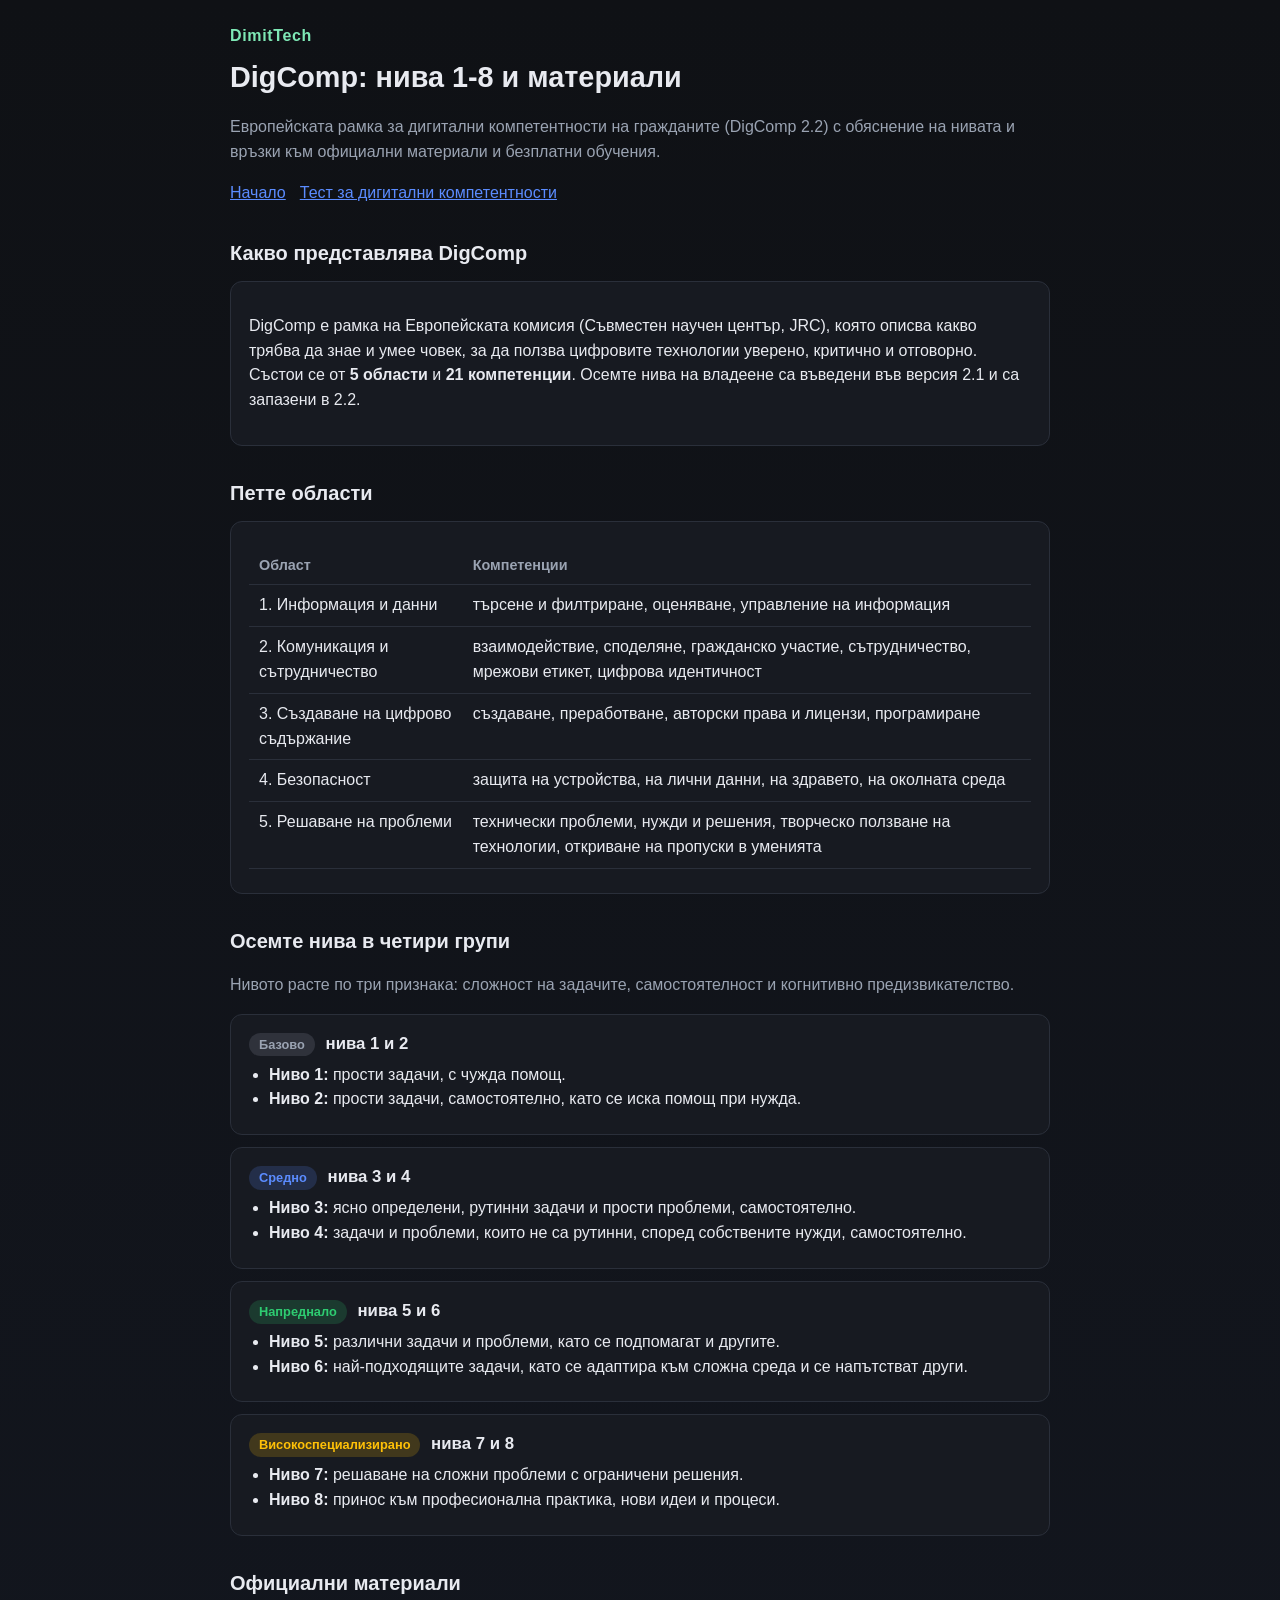
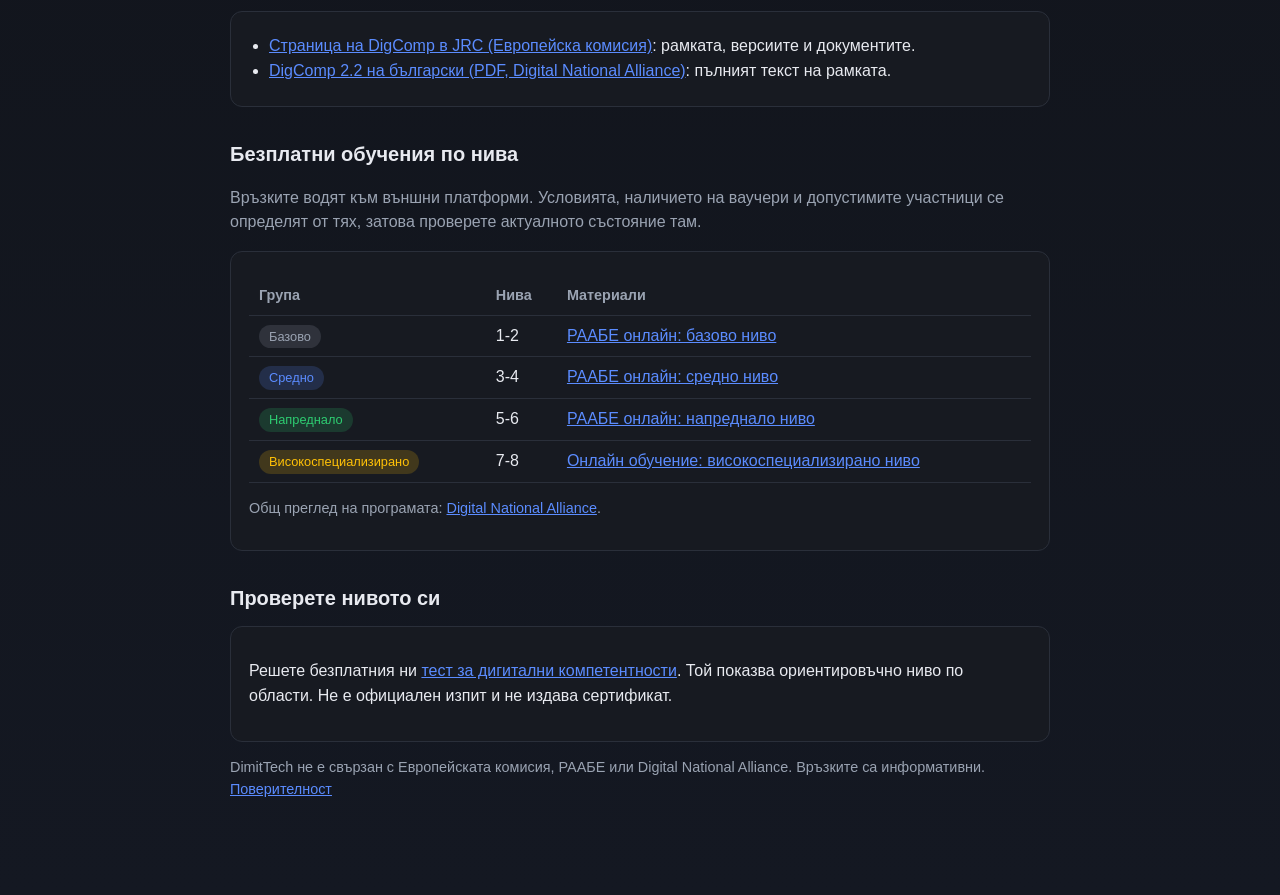
<file: digcomp.html>
<!DOCTYPE html>
<html lang="bg">
<head>
<meta charset="UTF-8">
<meta name="viewport" content="width=device-width, initial-scale=1.0">
<meta http-equiv="Content-Security-Policy" content="default-src 'self'; script-src 'none'; style-src 'self' 'unsafe-inline'; img-src 'self' data:; connect-src 'none'; frame-src 'none'; object-src 'none'; base-uri 'self'; form-action 'none';">
<title>DigComp: нива 1-8 и материали</title>
<meta name="description" content="Европейската рамка за дигитални компетентности DigComp: пет области, 21 компетенции и нива 1-2, 3-4, 5-6, 7-8 с връзки към официални материали и безплатни обучения.">
<link rel="canonical" href="https://dimitarbeograd-qa.github.io/digcomp.html">
<style>
  :root{--bg:#0f1115;--card:#171a21;--accent:#5b8cff;--accent2:#7ee8b5;--text:#e8eaf0;--muted:#9aa3b2;--border:#2a2f3a;--gold:#ffc107;}
  *{box-sizing:border-box;}
  body{margin:0;font-family:"Segoe UI",Roboto,Arial,sans-serif;background:linear-gradient(180deg,#0f1115,#141822);color:var(--text);padding:24px 12px 80px;line-height:1.55;}
  .wrap{max-width:820px;margin:0 auto;}
  .brand{color:var(--accent2);font-weight:700;letter-spacing:.04em;}
  h1{margin:6px 0 4px;font-size:1.8rem;}
  h2{margin:32px 0 10px;font-size:1.25rem;}
  .sub{color:var(--muted);}
  .card{background:var(--card);border:1px solid var(--border);border-radius:12px;padding:16px 18px;margin:12px 0;}
  .card h3{margin:0 0 4px;font-size:1.05rem;}
  .tag{display:inline-block;padding:2px 10px;border-radius:999px;font-size:.8rem;margin-right:6px;}
  .foundation{background:rgba(154,163,178,.18);color:var(--muted);}
  .intermediate{background:rgba(91,140,255,.18);color:var(--accent);}
  .advanced{background:rgba(46,204,113,.18);color:#2ecc71;}
  .highly{background:rgba(255,193,7,.18);color:var(--gold);}
  table{width:100%;border-collapse:collapse;margin:8px 0;}
  th,td{text-align:left;padding:8px 10px;border-bottom:1px solid var(--border);vertical-align:top;}
  th{color:var(--muted);font-weight:600;font-size:.9rem;}
  a{color:var(--accent);}
  ul{padding-left:20px;margin:6px 0;}
  .note{color:var(--muted);font-size:.9rem;}
  .nav a{margin-right:14px;}
  td,th,li,p,a{overflow-wrap:anywhere;}
  .card{overflow-x:auto;}
  @media (max-width:560px){h1{font-size:1.45rem;}table{table-layout:fixed;}th,td{padding:6px 4px;font-size:.9rem;}.tag{font-size:.7rem;padding:2px 6px;}}
</style>
<link rel="icon" type="image/svg+xml" href="data:image/svg+xml,%3Csvg%20xmlns=%22http://www.w3.org/2000/svg%22%20viewBox=%220%200%2064%2064%22%3E%3Crect%20width=%2264%22%20height=%2264%22%20rx=%2214%22%20fill=%22%230b1220%22/%3E%3Cpath%20d=%22M16%2014h18c11%200%2018%208%2018%2018s-7%2018-18%2018H16z%22%20fill=%22none%22%20stroke=%22%2300d2b4%22%20stroke-width=%227%22%20stroke-linejoin=%22round%22/%3E%3C/svg%3E">
</head>
<body>
<div class="wrap">
  <header>
    <div class="brand">DimitTech</div>
    <h1>DigComp: нива 1-8 и материали</h1>
    <p class="sub">Европейската рамка за дигитални компетентности на гражданите (DigComp 2.2) с обяснение на нивата и връзки към официални материали и безплатни обучения.</p>
    <p class="nav"><a href="./">Начало</a><a href="test-digitalni-kompetentnosti.html">Тест за дигитални компетентности</a></p>
  </header>

  <h2>Какво представлява DigComp</h2>
  <div class="card">
    <p>DigComp е рамка на Европейската комисия (Съвместен научен център, JRC), която описва какво трябва да знае и умее човек, за да ползва цифровите технологии уверено, критично и отговорно. Състои се от <strong>5 области</strong> и <strong>21 компетенции</strong>. Осемте нива на владеене са въведени във версия 2.1 и са запазени в 2.2.</p>
  </div>

  <h2>Петте области</h2>
  <div class="card">
    <table>
      <tr><th>Област</th><th>Компетенции</th></tr>
      <tr><td>1. Информация и данни</td><td>търсене и филтриране, оценяване, управление на информация</td></tr>
      <tr><td>2. Комуникация и сътрудничество</td><td>взаимодействие, споделяне, гражданско участие, сътрудничество, мрежови етикет, цифрова идентичност</td></tr>
      <tr><td>3. Създаване на цифрово съдържание</td><td>създаване, преработване, авторски права и лицензи, програмиране</td></tr>
      <tr><td>4. Безопасност</td><td>защита на устройства, на лични данни, на здравето, на околната среда</td></tr>
      <tr><td>5. Решаване на проблеми</td><td>технически проблеми, нужди и решения, творческо ползване на технологии, откриване на пропуски в уменията</td></tr>
    </table>
  </div>

  <h2>Осемте нива в четири групи</h2>
  <p class="sub">Нивото расте по три признака: сложност на задачите, самостоятелност и когнитивно предизвикателство.</p>

  <div class="card">
    <h3><span class="tag foundation">Базово</span> нива 1 и 2</h3>
    <ul>
      <li><strong>Ниво 1:</strong> прости задачи, с чужда помощ.</li>
      <li><strong>Ниво 2:</strong> прости задачи, самостоятелно, като се иска помощ при нужда.</li>
    </ul>
  </div>
  <div class="card">
    <h3><span class="tag intermediate">Средно</span> нива 3 и 4</h3>
    <ul>
      <li><strong>Ниво 3:</strong> ясно определени, рутинни задачи и прости проблеми, самостоятелно.</li>
      <li><strong>Ниво 4:</strong> задачи и проблеми, които не са рутинни, според собствените нужди, самостоятелно.</li>
    </ul>
  </div>
  <div class="card">
    <h3><span class="tag advanced">Напреднало</span> нива 5 и 6</h3>
    <ul>
      <li><strong>Ниво 5:</strong> различни задачи и проблеми, като се подпомагат и другите.</li>
      <li><strong>Ниво 6:</strong> най-подходящите задачи, като се адаптира към сложна среда и се напътстват други.</li>
    </ul>
  </div>
  <div class="card">
    <h3><span class="tag highly">Високоспециализирано</span> нива 7 и 8</h3>
    <ul>
      <li><strong>Ниво 7:</strong> решаване на сложни проблеми с ограничени решения.</li>
      <li><strong>Ниво 8:</strong> принос към професионална практика, нови идеи и процеси.</li>
    </ul>
  </div>

  <h2>Официални материали</h2>
  <div class="card">
    <ul>
      <li><a href="https://joint-research-centre.ec.europa.eu/oldpage-digcomp/digcomp-framework_en" rel="noopener" target="_blank">Страница на DigComp в JRC (Европейска комисия)</a>: рамката, версиите и документите.</li>
      <li><a href="https://digitalalliance.bg/wp-content/uploads/2024/10/Digital-competence-framefork-for-citizens.pdf" rel="noopener" target="_blank">DigComp 2.2 на български (PDF, Digital National Alliance)</a>: пълният текст на рамката.</li>
    </ul>
  </div>

  <h2>Безплатни обучения по нива</h2>
  <p class="sub">Връзките водят към външни платформи. Условията, наличието на ваучери и допустимите участници се определят от тях, затова проверете актуалното състояние там.</p>
  <div class="card">
    <table>
      <tr><th>Група</th><th>Нива</th><th>Материали</th></tr>
      <tr><td><span class="tag foundation">Базово</span></td><td>1-2</td><td><a href="https://raabeonline.com/courses/materiali-za-bazovo-nivo-1-2-na-czifrova-kompetentnost-moduli-ot-1-do-6/" rel="noopener" target="_blank">РААБЕ онлайн: базово ниво</a></td></tr>
      <tr><td><span class="tag intermediate">Средно</span></td><td>3-4</td><td><a href="https://raabeonline.com/courses/materiali-za-sredno-nivo-3-4-na-czifrova-kompetentnost-moduli-ot-1-do-5/" rel="noopener" target="_blank">РААБЕ онлайн: средно ниво</a></td></tr>
      <tr><td><span class="tag advanced">Напреднало</span></td><td>5-6</td><td><a href="https://raabeonline.com/courses/bezplatno-obuchenie-s-vaucheri-naprednalo-nivo-5-6-na-czifrova-kompetentnost/" rel="noopener" target="_blank">РААБЕ онлайн: напреднало ниво</a></td></tr>
      <tr><td><span class="tag highly">Високоспециализирано</span></td><td>7-8</td><td><a href="https://onlineobuchenie.bg/bezplatni-obuchenia-s-vaucheri-visoko-specializano-nivo/" rel="noopener" target="_blank">Онлайн обучение: високоспециализирано ниво</a></td></tr>
    </table>
    <p class="note">Общ преглед на програмата: <a href="https://digitalalliance.bg/bezplatni-obucheniq-s-vaucheri-za-digitalni-kompetentnosti-bg/" rel="noopener" target="_blank">Digital National Alliance</a>.</p>
  </div>

  <h2>Проверете нивото си</h2>
  <div class="card">
    <p>Решете безплатния ни <a href="test-digitalni-kompetentnosti.html">тест за дигитални компетентности</a>. Той показва ориентировъчно ниво по области. Не е официален изпит и не издава сертификат.</p>
  </div>

  <p class="note">DimitTech не е свързан с Европейската комисия, РААБЕ или Digital National Alliance. Връзките са информативни. <a href="privacy.html">Поверителност</a></p>
</div>
</body>
</html>
</file>
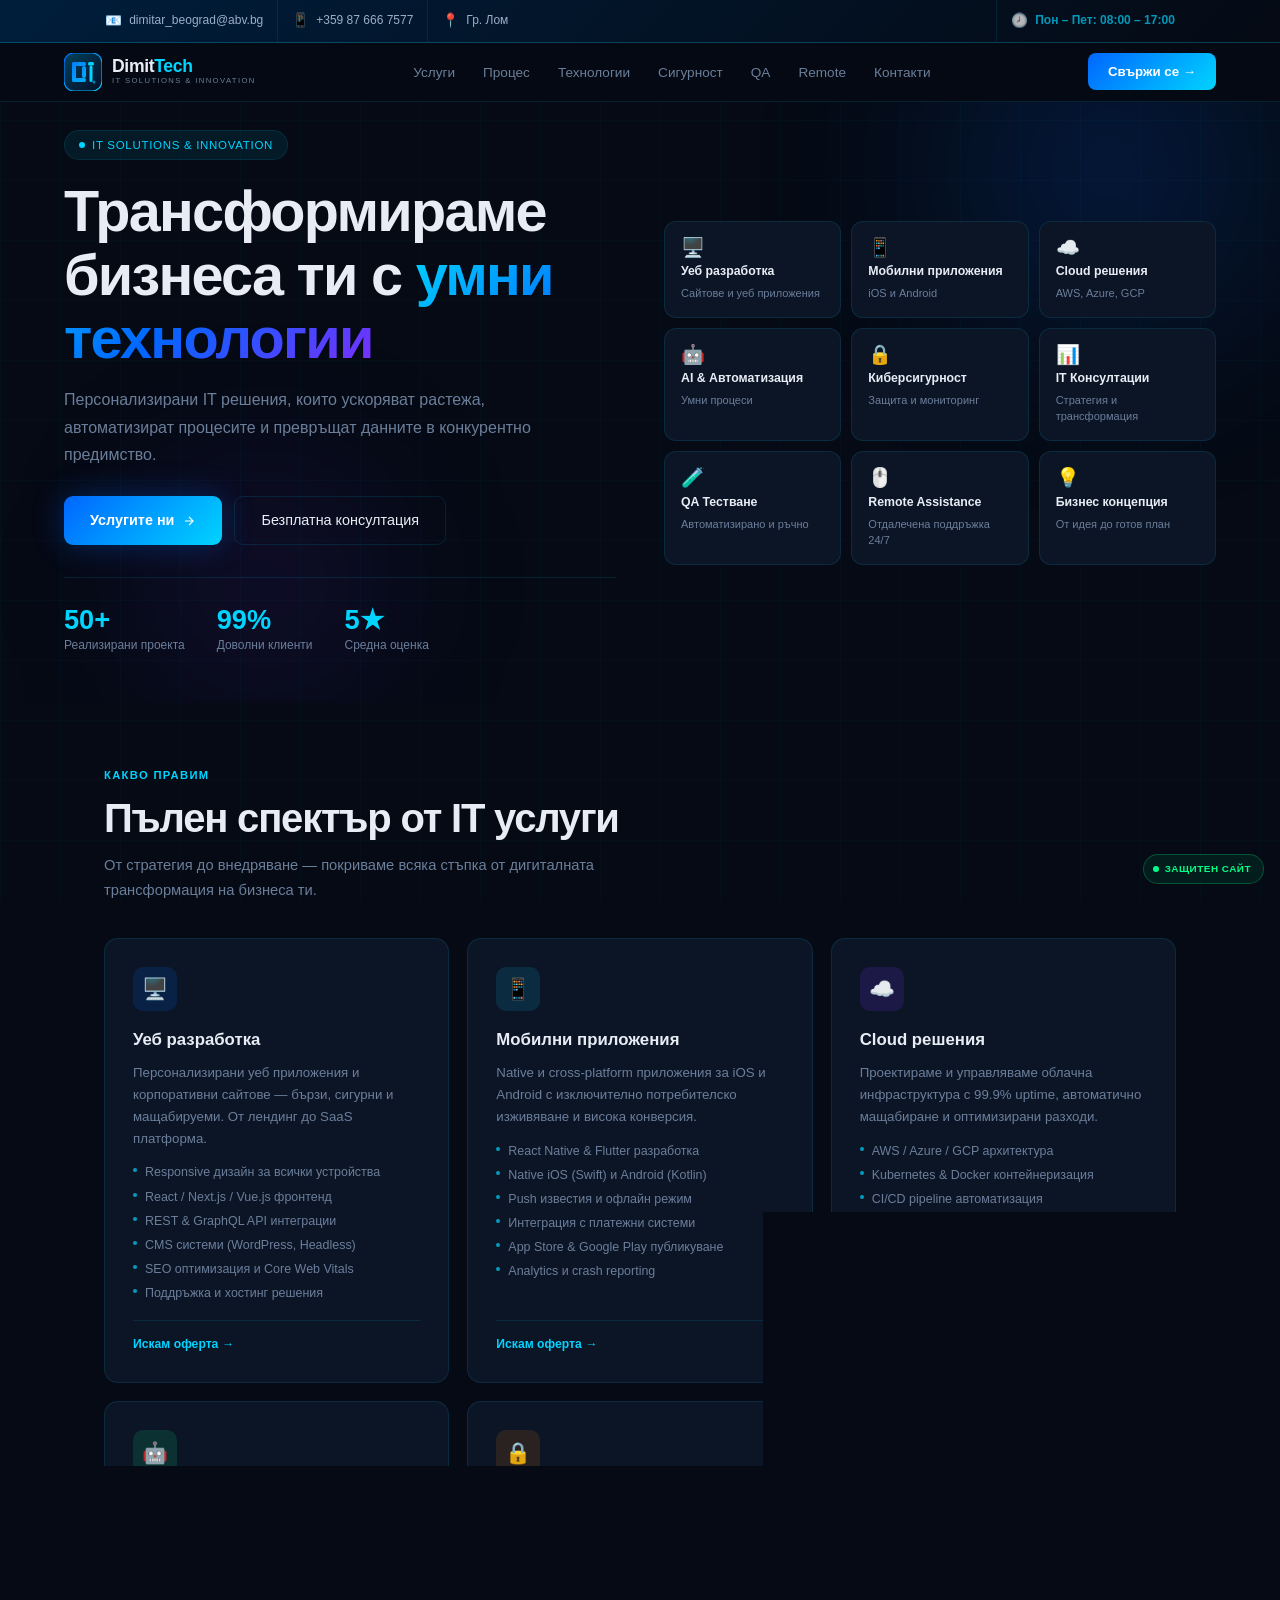
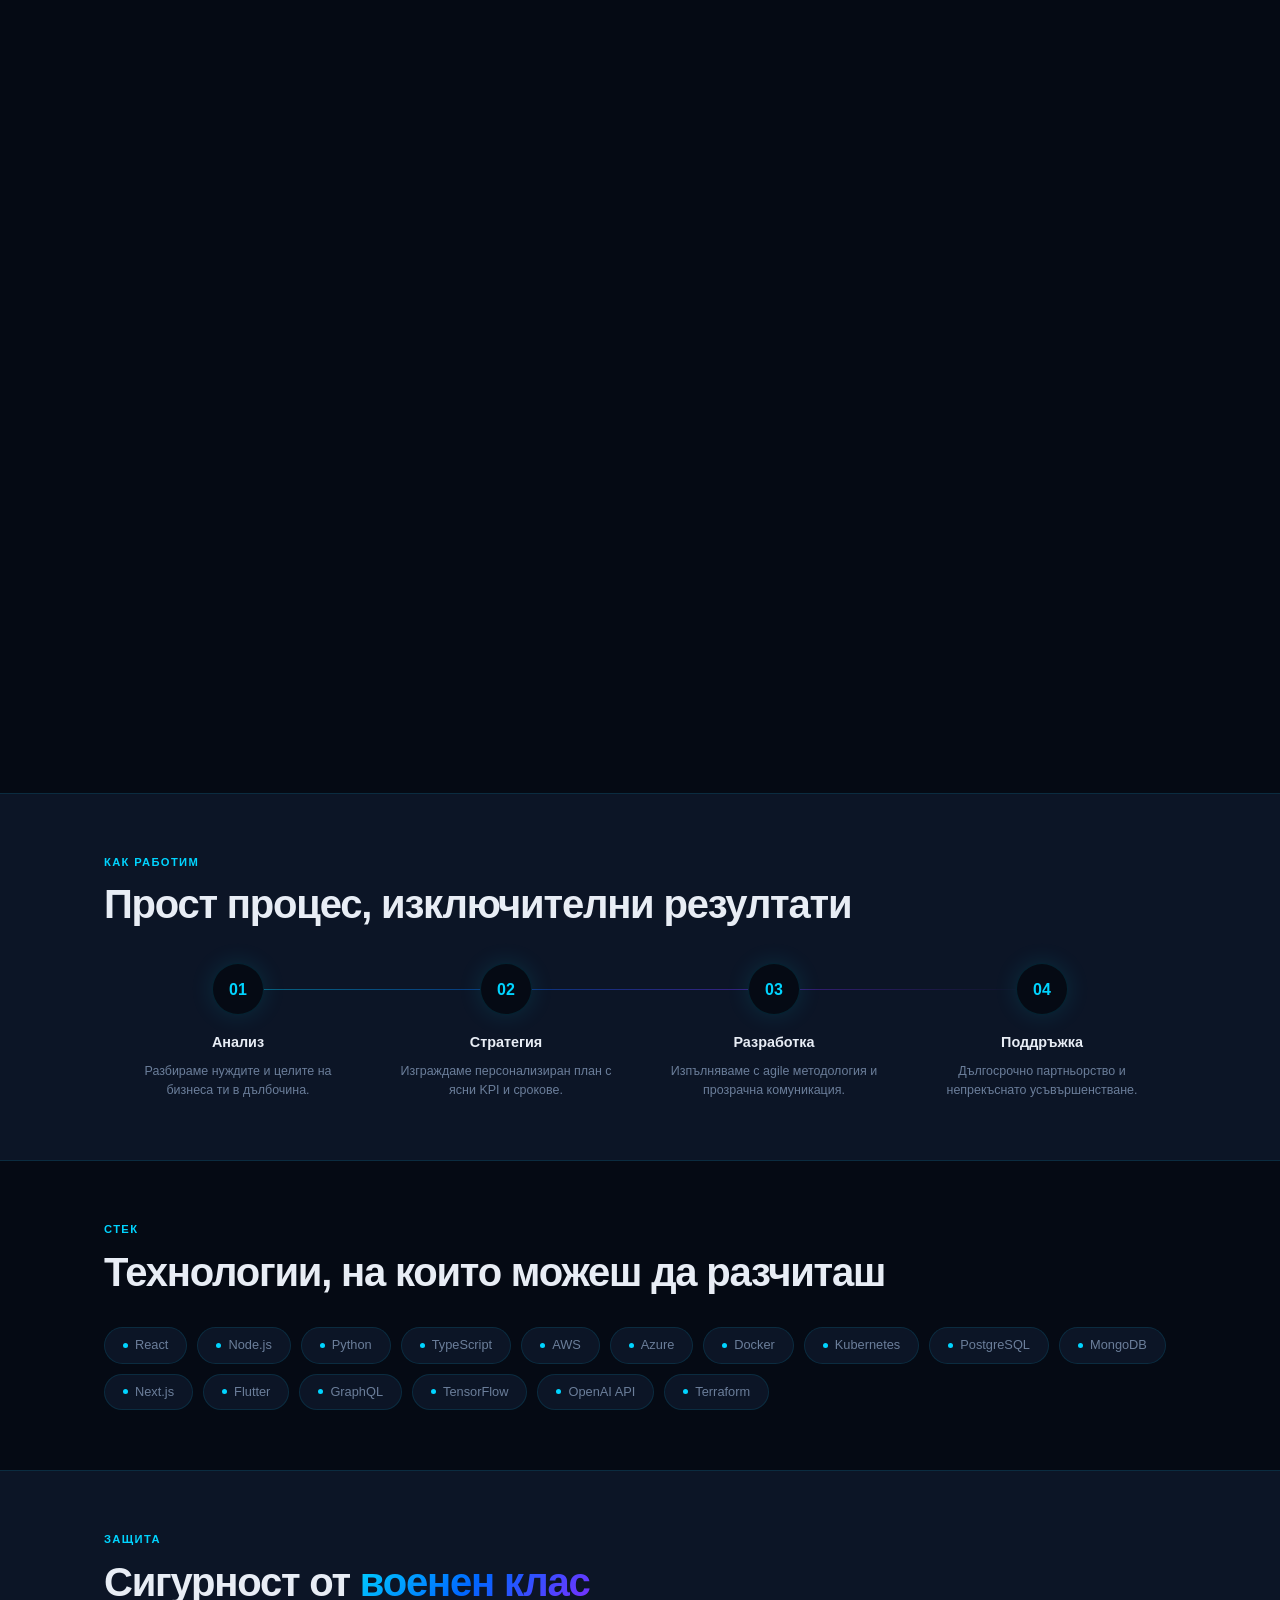
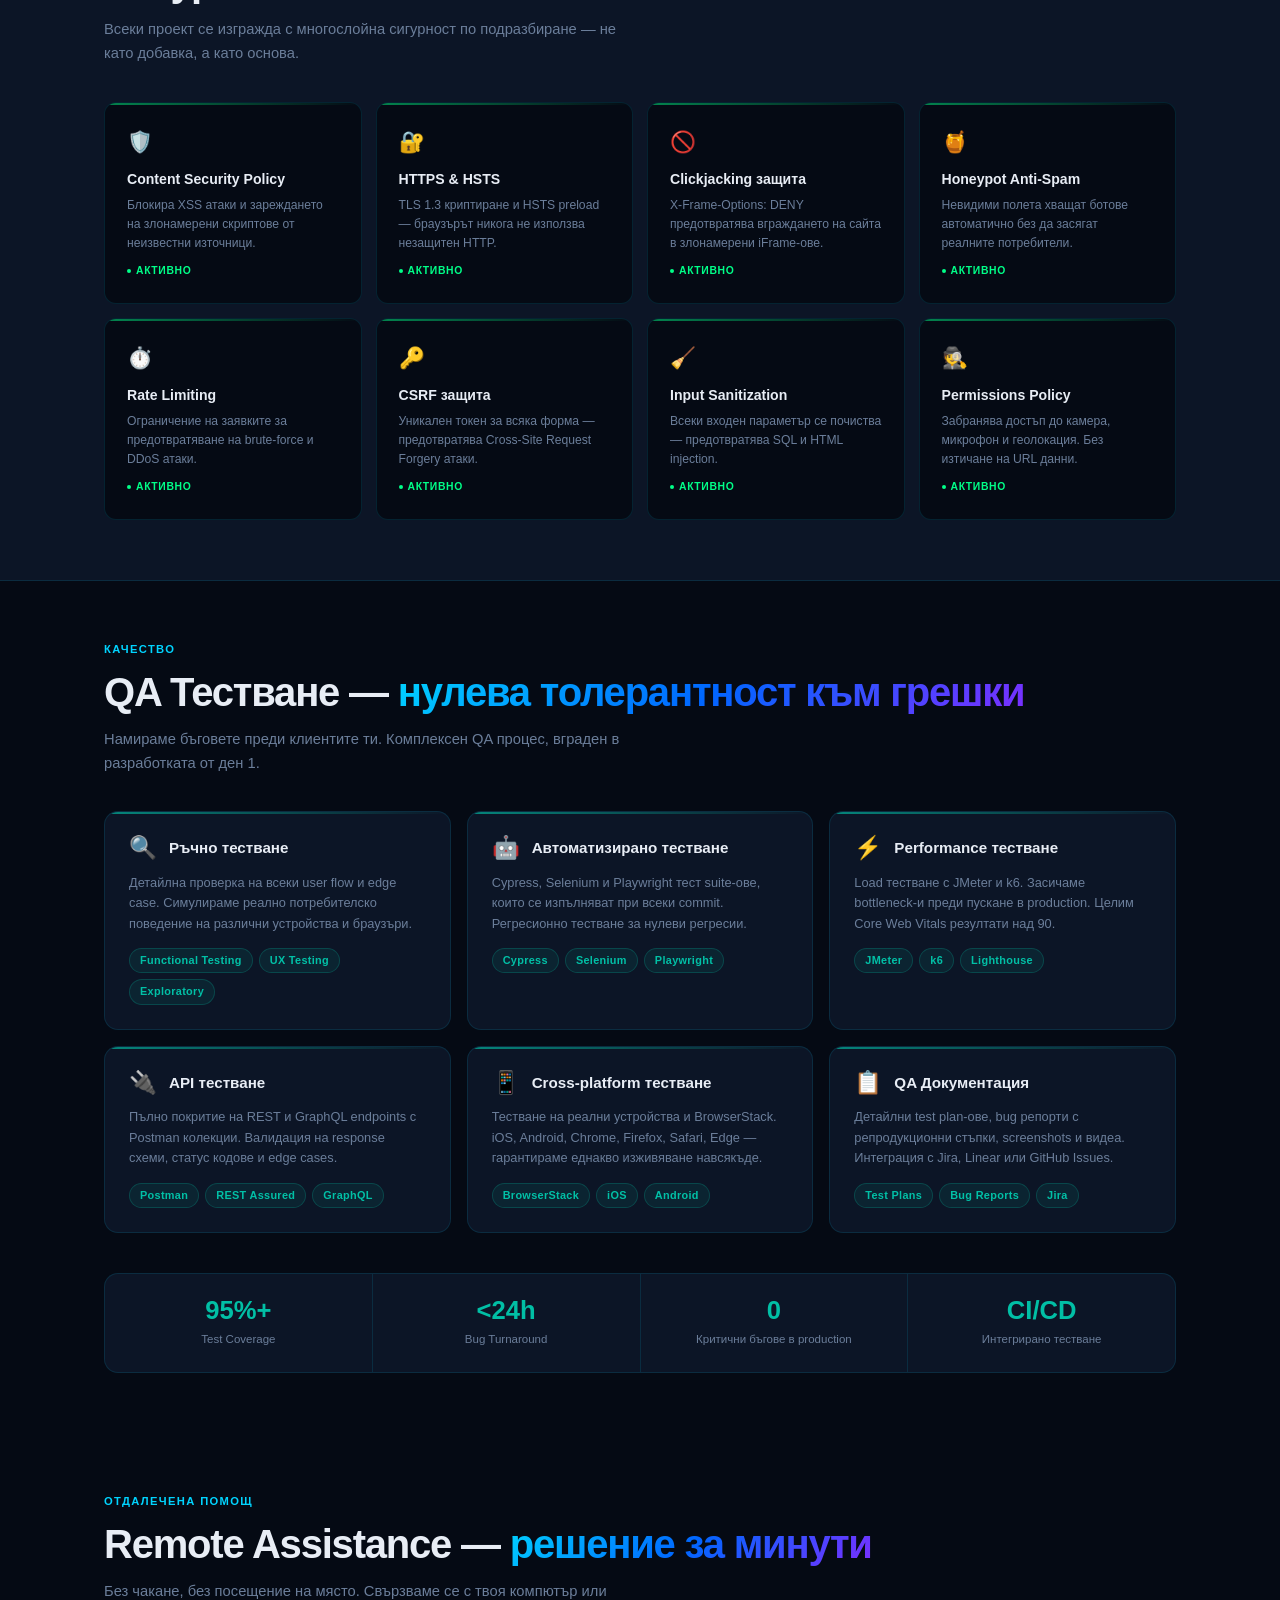
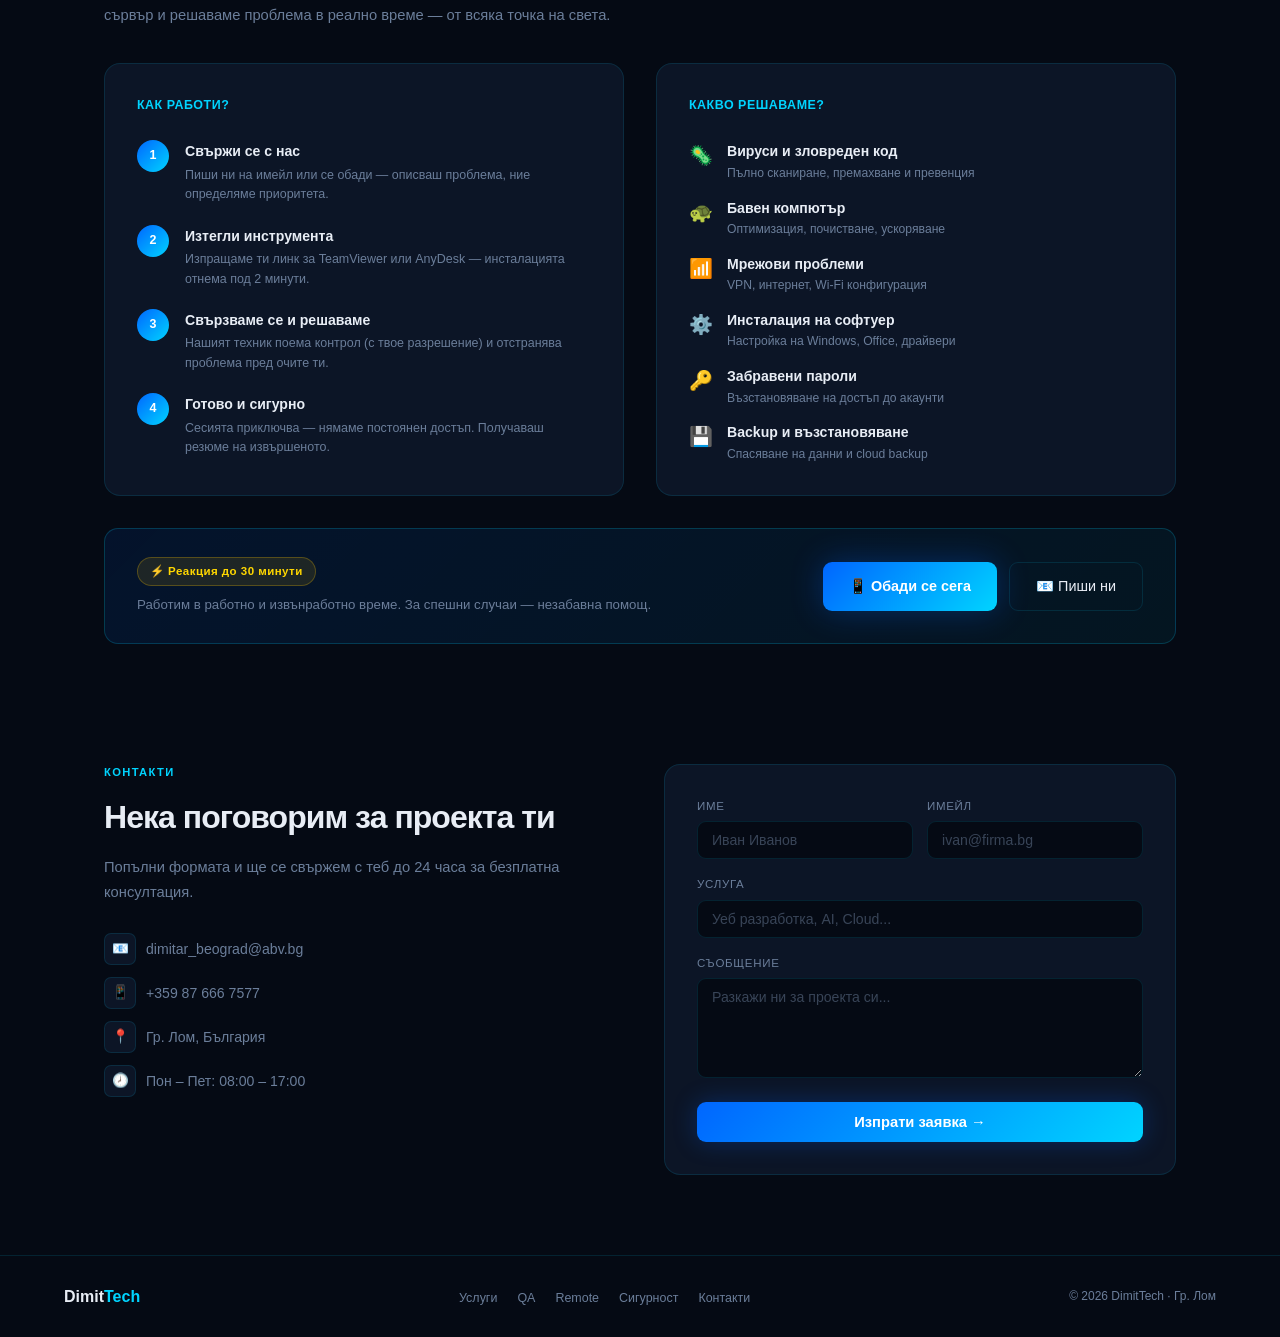
<file: it-solutions-website-7.html>
<!DOCTYPE html>
<html lang="bg">
<head>
<meta charset="UTF-8">
<meta name="viewport" content="width=device-width, initial-scale=1.0">
<title>DimitTech — IT Solutions & Innovation</title>
<meta name="description" content="DimitTech — персонализирани IT решения, уеб разработка, cloud, AI и киберсигурност. Гр. Лом, България.">
<meta name="robots" content="index, follow">
<meta name="referrer" content="strict-origin-when-cross-origin">
<meta http-equiv="Content-Security-Policy" content="default-src 'self'; script-src 'self' 'unsafe-inline'; style-src 'self' 'unsafe-inline' https://fonts.googleapis.com; font-src 'self' https://fonts.gstatic.com; img-src 'self' data: https:; connect-src 'self'; frame-src 'none'; object-src 'none'; base-uri 'self'; form-action 'self';">
<meta http-equiv="X-Content-Type-Options" content="nosniff">
<meta http-equiv="X-Frame-Options" content="DENY">
<meta http-equiv="Permissions-Policy" content="geolocation=(), camera=(), microphone=(), payment=(), usb=()">
<meta http-equiv="Cache-Control" content="no-store">
<link href="https://fonts.googleapis.com/css2?family=Syne:wght@700;800&family=DM+Sans:wght@300;400;500&display=swap" rel="stylesheet">
<style>
:root {
  --bg: #050A14;
  --surface: #0C1526;
  --surface2: #111E35;
  --accent: #00D4FF;
  --accent2: #0066FF;
  --accent3: #7B2FFF;
  --text: #E8EDF5;
  --muted: #6B7E9A;
  --border: rgba(0,212,255,0.12);
  --danger: #FF4060;
  --success: #00FF88;
}
*, *::before, *::after { box-sizing: border-box; margin: 0; padding: 0; }
html { scroll-behavior: smooth; }
body { font-family: 'DM Sans', sans-serif; background: var(--bg); color: var(--text); overflow-x: hidden; line-height: 1.6; }
img { -webkit-user-drag: none; }

/* GRID BG */
body::before {
  content: ''; position: fixed; inset: 0; pointer-events: none; z-index: 0;
  background-image: linear-gradient(rgba(0,212,255,0.03) 1px, transparent 1px), linear-gradient(90deg, rgba(0,212,255,0.03) 1px, transparent 1px);
  background-size: 60px 60px;
}

/* TOP BAR */
@keyframes topbarSlide { from{opacity:0;transform:translateY(-100%)} to{opacity:1;transform:translateY(0)} }
@keyframes pulseIcon { 0%,100%{transform:scale(1)} 50%{transform:scale(1.2)} }

.topbar {
  position: fixed; top: 0; left: 0; right: 0; z-index: 101;
  background: linear-gradient(135deg, rgba(0,30,60,0.98), rgba(5,10,20,0.98));
  border-bottom: 1px solid rgba(0,212,255,0.25);
  height: auto;
  animation: topbarSlide 0.5s ease both;
}
.topbar-inner {
  max-width: 1200px; margin: 0 auto; padding: 0 4%;
  display: flex; align-items: center; justify-content: space-between;
  flex-wrap: wrap; gap: 0;
  min-height: 42px;
}
.topbar-contacts { display: flex; align-items: center; flex-wrap: wrap; gap: 4px 0; }
.topbar-item {
  display: flex; align-items: center; gap: 7px;
  font-size: 0.75rem; color: #9BAEC8; font-weight: 500;
  text-decoration: none;
  padding: 10px 14px;
  border-right: 1px solid rgba(0,212,255,0.1);
  transition: color 0.2s, background 0.2s;
  white-space: nowrap;
}
.topbar-item:last-child { border-right: none; }
.topbar-item:hover { color: var(--accent); background: rgba(0,212,255,0.05); }
.topbar-item .ti { font-size: 0.85rem; animation: pulseIcon 3s ease-in-out infinite; }
.topbar-static { cursor: default; }
.topbar-static:hover { color: #9BAEC8; background: none; }
.topbar-right .topbar-item {
  border-right: none;
  border-left: 1px solid rgba(0,212,255,0.1);
  color: rgba(0,212,255,0.7);
  font-weight: 600;
}
.topbar-right .topbar-item:hover { color: var(--accent); }

/* Staggered icon animations */
.topbar-item:nth-child(1) .ti { animation-delay: 0s; }
.topbar-item:nth-child(2) .ti { animation-delay: 0.4s; }
.topbar-item:nth-child(3) .ti { animation-delay: 0.8s; }

/* Mobile: stack into 2 rows, keep visible */
@media (max-width: 640px) {
  .topbar-inner { flex-direction: column; align-items: stretch; padding: 0; }
  .topbar-contacts { flex-wrap: nowrap; width: 100%; }
  .topbar-item { flex: 1; justify-content: center; font-size: 0.7rem; padding: 9px 6px; border-right: 1px solid rgba(0,212,255,0.1); }
  .topbar-contacts .topbar-item:last-child { border-right: none; }
  .topbar-right { width: 100%; border-top: 1px solid rgba(0,212,255,0.1); }
  .topbar-right .topbar-item { border-left: none; justify-content: center; padding: 7px; }
}

/* NAV */
nav {
  position: fixed; top: 42px; left: 0; right: 0; z-index: 100;
  padding: 0 5%; height: 60px;
  display: flex; align-items: center; justify-content: space-between;
  background: rgba(5,10,20,0.95); backdrop-filter: blur(20px);
  border-bottom: 1px solid var(--border);
  transition: top 0.3s;
}
@media (max-width: 640px) { nav { top: 83px; } }
@media (max-width: 640px) { .nav-mobile { top: 143px; } }
.logo { font-family: 'Syne', sans-serif; font-weight: 800; font-size: 1.3rem; color: var(--text); text-decoration: none; display: flex; align-items: center; gap: 10px; z-index: 101; }
.logo svg { flex-shrink: 0; }
.logo-wordmark { display: flex; flex-direction: column; line-height: 1; }
.logo-name { font-size: 1.1rem; font-weight: 800; letter-spacing: -0.02em; }
.logo-name span { color: var(--accent); }
.logo-tagline { font-size: 0.48rem; letter-spacing: 0.18em; text-transform: uppercase; color: var(--muted); font-weight: 500; margin-top: 2px; }

/* Desktop links */
.nav-links { display: flex; gap: 28px; list-style: none; }
.nav-links a { color: var(--muted); text-decoration: none; font-size: 0.85rem; font-weight: 500; transition: color 0.2s; }
.nav-links a:hover { color: var(--accent); }
.nav-cta { background: linear-gradient(135deg, var(--accent2), var(--accent)); color: #fff; padding: 8px 20px; border-radius: 8px; font-size: 0.83rem; font-weight: 600; text-decoration: none; transition: opacity 0.2s, transform 0.2s; white-space: nowrap; }
.nav-cta:hover { opacity: 0.85; transform: translateY(-1px); }

/* Hamburger button */
.nav-burger {
  display: none;
  flex-direction: column; justify-content: center; align-items: center;
  width: 40px; height: 40px; gap: 5px;
  background: none; border: 1px solid var(--border); border-radius: 8px;
  cursor: pointer; z-index: 101; padding: 0; flex-shrink: 0;
  transition: border-color 0.2s;
}
.nav-burger:hover { border-color: var(--accent); }
.nav-burger span {
  display: block; width: 18px; height: 2px;
  background: var(--text); border-radius: 2px;
  transition: transform 0.3s, opacity 0.3s, width 0.3s;
}
.nav-burger.open span:nth-child(1) { transform: translateY(7px) rotate(45deg); }
.nav-burger.open span:nth-child(2) { opacity: 0; width: 0; }
.nav-burger.open span:nth-child(3) { transform: translateY(-7px) rotate(-45deg); }

/* Mobile drawer */
.nav-mobile {
  display: none;
  position: fixed; top: 102px; left: 0; right: 0; bottom: 0;
  background: rgba(5,10,20,0.98); backdrop-filter: blur(24px);
  z-index: 99;
  flex-direction: column; align-items: center; justify-content: center;
  gap: 8px;
  opacity: 0; pointer-events: none;
  transition: opacity 0.3s ease;
}
.nav-mobile.open { opacity: 1; pointer-events: all; }
.nav-mobile a {
  color: var(--muted); text-decoration: none;
  font-family: 'Syne', sans-serif; font-size: 1.5rem; font-weight: 700;
  padding: 12px 32px; border-radius: 12px;
  transition: color 0.2s, background 0.2s;
  width: 260px; text-align: center;
}
.nav-mobile a:hover { color: var(--accent); background: rgba(0,212,255,0.06); }
.nav-mobile .nav-mobile-cta {
  margin-top: 16px;
  background: linear-gradient(135deg, var(--accent2), var(--accent));
  color: #fff !important; border-radius: 12px;
  font-size: 1.1rem !important;
  box-shadow: 0 0 30px rgba(0,102,255,0.3);
}
.nav-mobile-divider { width: 40px; height: 1px; background: var(--border); margin: 8px 0; }

/* SECURITY BADGE */
.security-badge {
  position: fixed; bottom: 16px; right: 16px; z-index: 200;
  background: rgba(0,255,136,0.08); border: 1px solid rgba(0,255,136,0.25);
  border-radius: 100px; padding: 6px 12px 6px 9px;
  display: flex; align-items: center; gap: 6px;
  font-size: 0.62rem; font-weight: 600; color: var(--success);
  letter-spacing: 0.05em; backdrop-filter: blur(10px);
  pointer-events: none;
  max-width: 140px;
}
.sec-dot { width: 6px; height: 6px; border-radius: 50%; background: var(--success); animation: blink 2s infinite; }
@keyframes blink { 0%,100%{opacity:1} 50%{opacity:0.3} }

/* HERO */
.hero {
  position: relative; display: flex; align-items: center;
  padding: 130px 5% 48px; overflow: hidden;
}
@media (max-width: 640px) {
  .hero { padding-top: 170px; }
}
.hero-orb { position: absolute; border-radius: 50%; filter: blur(80px); pointer-events: none; }
.hero-orb-1 { width: 500px; height: 500px; background: radial-gradient(circle, rgba(0,102,255,0.22) 0%, transparent 70%); top: -80px; right: -80px; animation: pulse 8s ease-in-out infinite; }
.hero-orb-2 { width: 320px; height: 320px; background: radial-gradient(circle, rgba(123,47,255,0.18) 0%, transparent 70%); bottom: -40px; left: 8%; animation: pulse 10s ease-in-out infinite 2s; }
@keyframes pulse { 0%,100%{transform:scale(1);opacity:1} 50%{transform:scale(1.08);opacity:0.7} }

.hero-inner { position: relative; z-index: 1; display: grid; grid-template-columns: 1fr 1fr; gap: 48px; align-items: center; width: 100%; }

.hero-badge {
  display: inline-flex; align-items: center; gap: 7px;
  background: rgba(0,212,255,0.08); border: 1px solid var(--border);
  border-radius: 100px; padding: 5px 14px;
  font-size: 0.72rem; font-weight: 500; color: var(--accent);
  margin-bottom: 20px; letter-spacing: 0.06em; text-transform: uppercase;
  animation: fadeUp 0.7s ease both;
}
.hero-badge::before { content: ''; width: 6px; height: 6px; background: var(--accent); border-radius: 50%; animation: blink 2s infinite; }

.hero h1 {
  font-family: 'Syne', sans-serif;
  font-size: clamp(2.2rem, 4.5vw, 3.8rem);
  font-weight: 800; line-height: 1.1; letter-spacing: -0.03em;
  margin-bottom: 16px; animation: fadeUp 0.7s ease 0.1s both;
}
.gradient-text { background: linear-gradient(135deg, var(--accent), var(--accent2), var(--accent3)); -webkit-background-clip: text; -webkit-text-fill-color: transparent; background-clip: text; }

.hero p { font-size: 1rem; color: var(--muted); max-width: 480px; margin-bottom: 28px; line-height: 1.7; font-weight: 300; animation: fadeUp 0.7s ease 0.2s both; }

.hero-actions { display: flex; gap: 12px; flex-wrap: wrap; animation: fadeUp 0.7s ease 0.3s both; }
.btn-primary { display: inline-flex; align-items: center; gap: 8px; background: linear-gradient(135deg, var(--accent2), var(--accent)); color: #fff; padding: 12px 26px; border-radius: 9px; font-weight: 600; font-size: 0.9rem; text-decoration: none; transition: transform 0.2s, box-shadow 0.2s; box-shadow: 0 0 32px rgba(0,102,255,0.3); }
.btn-primary:hover { transform: translateY(-2px); box-shadow: 0 0 50px rgba(0,102,255,0.45); }
.btn-outline { display: inline-flex; align-items: center; gap: 8px; border: 1px solid var(--border); color: var(--text); padding: 12px 26px; border-radius: 9px; font-weight: 500; font-size: 0.9rem; text-decoration: none; transition: border-color 0.2s, background 0.2s; }
.btn-outline:hover { border-color: var(--accent); background: rgba(0,212,255,0.05); }

.hero-stats { display: flex; gap: 32px; margin-top: 32px; padding-top: 28px; border-top: 1px solid var(--border); animation: fadeUp 0.7s ease 0.4s both; }
.stat-value { font-family: 'Syne', sans-serif; font-size: 1.7rem; font-weight: 800; color: var(--accent); line-height: 1; }
.stat-label { font-size: 0.75rem; color: var(--muted); margin-top: 3px; }

/* HERO SERVICE PREVIEWS */
.hero-services-preview { display: grid; grid-template-columns: repeat(3, 1fr); gap: 10px; }
.hero-service-pill {
  background: var(--surface); border: 1px solid var(--border); border-radius: 12px;
  padding: 16px; text-decoration: none; display: flex; flex-direction: column; gap: 6px;
  transition: border-color 0.25s, transform 0.25s, box-shadow 0.25s;
}
.hero-service-pill:hover { border-color: rgba(0,212,255,0.4); transform: translateY(-3px); box-shadow: 0 10px 28px rgba(0,0,0,0.3); }
.pill-icon { font-size: 1.2rem; line-height: 1; }
.pill-name { font-family: 'Syne', sans-serif; font-size: 0.77rem; font-weight: 700; color: var(--text); line-height: 1.3; }
.pill-desc { font-size: 0.69rem; color: var(--muted); line-height: 1.45; font-weight: 300; }
/* hero-more-link removed */

/* COMMON */
section { position: relative; z-index: 1; }
.container { max-width: 1200px; margin: 0 auto; padding: 0 5%; }
.section-label { font-size: 0.7rem; letter-spacing: 0.12em; text-transform: uppercase; color: var(--accent); font-weight: 600; margin-bottom: 10px; display: block; }
.section-title { font-family: 'Syne', sans-serif; font-size: clamp(1.7rem, 3.5vw, 2.5rem); font-weight: 800; letter-spacing: -0.03em; line-height: 1.15; margin-bottom: 12px; }
.section-sub { color: var(--muted); font-size: 0.92rem; max-width: 520px; font-weight: 300; line-height: 1.65; margin-bottom: 36px; }

/* SERVICES */
.services { padding: 64px 0; }
.services-grid { display: grid; grid-template-columns: repeat(auto-fit, minmax(280px, 1fr)); gap: 18px; }
.service-card {
  background: var(--surface); border: 1px solid var(--border); border-radius: 14px;
  padding: 28px; transition: transform 0.3s, border-color 0.3s, box-shadow 0.3s;
  position: relative; overflow: hidden; display: flex; flex-direction: column;
}
.service-card::before { content: ''; position: absolute; inset: 0; background: linear-gradient(135deg, rgba(0,212,255,0.04), transparent); opacity: 0; transition: opacity 0.3s; }
.service-card:hover { transform: translateY(-5px); border-color: rgba(0,212,255,0.3); box-shadow: 0 16px 48px rgba(0,0,0,0.35); }
.service-card:hover::before { opacity: 1; }
.service-icon { width: 44px; height: 44px; border-radius: 10px; display: flex; align-items: center; justify-content: center; font-size: 1.3rem; margin-bottom: 16px; }
.icon-blue{background:rgba(0,102,255,0.15)} .icon-cyan{background:rgba(0,212,255,0.12)}
.icon-purple{background:rgba(123,47,255,0.15)} .icon-green{background:rgba(0,255,136,0.12)}
.icon-orange{background:rgba(255,130,0,0.12)} .icon-pink{background:rgba(255,0,128,0.12)}
.icon-teal{background:rgba(0,210,180,0.15)} .icon-remote{background:rgba(255,200,0,0.12)}
.icon-concept{background:rgba(180,100,255,0.15)}
.service-card h3 { font-family: 'Syne', sans-serif; font-size: 1.05rem; font-weight: 700; margin-bottom: 8px; }
.service-card > p { color: var(--muted); font-size: 0.83rem; line-height: 1.65; font-weight: 300; margin-bottom: 14px; }
.service-features { list-style: none; margin-bottom: 18px; display: flex; flex-direction: column; gap: 6px; }
.service-features li { display: flex; align-items: flex-start; gap: 8px; font-size: 0.78rem; color: var(--muted); font-weight: 400; line-height: 1.45; }
.service-features li::before { content: ''; width: 4px; height: 4px; border-radius: 50%; background: var(--accent); flex-shrink: 0; margin-top: 5px; opacity: 0.7; }
.service-link { display: inline-flex; align-items: center; gap: 5px; font-size: 0.76rem; font-weight: 600; color: var(--accent); text-decoration: none; border-top: 1px solid var(--border); padding-top: 14px; margin-top: auto; transition: gap 0.2s; }
.service-link:hover { gap: 9px; }

/* PROCESS */
.process { padding: 60px 0; background: var(--surface); border-top: 1px solid var(--border); border-bottom: 1px solid var(--border); }
.process-steps { display: grid; grid-template-columns: repeat(4,1fr); gap: 0; margin-top: 36px; position: relative; }
.process-steps::before { content: ''; position: absolute; top: 26px; left: calc(12.5% + 14px); right: calc(12.5% + 14px); height: 1px; background: linear-gradient(90deg, var(--accent), var(--accent2), var(--accent3), transparent); opacity: 0.4; }
.process-step { padding: 0 16px; text-align: center; }
.step-num { width: 52px; height: 52px; border-radius: 50%; background: var(--bg); border: 1px solid var(--border); display: flex; align-items: center; justify-content: center; margin: 0 auto 16px; font-family: 'Syne', sans-serif; font-weight: 800; font-size: 1rem; color: var(--accent); position: relative; z-index: 1; box-shadow: 0 0 24px rgba(0,212,255,0.12); }
.process-step h4 { font-family: 'Syne', sans-serif; font-size: 0.9rem; font-weight: 700; margin-bottom: 7px; }
.process-step p { font-size: 0.78rem; color: var(--muted); font-weight: 300; line-height: 1.55; }

/* TECH */
.tech { padding: 60px 0; }
.tech-grid { display: flex; flex-wrap: wrap; gap: 10px; margin-top: 32px; }
.tech-pill { background: var(--surface); border: 1px solid var(--border); border-radius: 100px; padding: 7px 18px; font-size: 0.8rem; font-weight: 500; color: var(--muted); transition: border-color 0.2s, color 0.2s; display: flex; align-items: center; gap: 7px; }
.tech-pill:hover { border-color: var(--accent); color: var(--text); }
.tech-dot { width: 5px; height: 5px; border-radius: 50%; background: var(--accent); }

/* SECURITY SECTION */
.security-section { padding: 60px 0; background: var(--surface); border-top: 1px solid var(--border); border-bottom: 1px solid var(--border); }
.security-grid { display: grid; grid-template-columns: repeat(auto-fit, minmax(220px, 1fr)); gap: 14px; margin-top: 36px; }
.sec-card { background: var(--bg); border: 1px solid var(--border); border-radius: 12px; padding: 22px; position: relative; overflow: hidden; transition: border-color 0.3s, transform 0.3s; }
.sec-card:hover { border-color: rgba(0,255,136,0.3); transform: translateY(-3px); }
.sec-card::after { content: ''; position: absolute; top: 0; left: 0; right: 0; height: 2px; background: linear-gradient(90deg, var(--success), transparent); opacity: 0.5; }
.sec-card-icon { font-size: 1.3rem; margin-bottom: 10px; }
.sec-card h4 { font-family: 'Syne', sans-serif; font-weight: 700; font-size: 0.88rem; margin-bottom: 6px; }
.sec-card p { font-size: 0.76rem; color: var(--muted); line-height: 1.55; font-weight: 300; }
.sec-status { display: inline-flex; align-items: center; gap: 5px; margin-top: 10px; font-size: 0.65rem; font-weight: 600; letter-spacing: 0.06em; color: var(--success); }
.sec-status-dot { width: 4px; height: 4px; border-radius: 50%; background: var(--success); animation: blink 2s infinite; }

/* CONTACT */
.contact { padding: 60px 0 80px; }
.contact-grid { display: grid; grid-template-columns: 1fr 1fr; gap: 48px; align-items: start; }
.contact-info h2 { font-family: 'Syne', sans-serif; font-size: 2rem; font-weight: 800; letter-spacing: -0.03em; margin-bottom: 12px; }
.contact-info > p { color: var(--muted); font-weight: 300; line-height: 1.7; margin-bottom: 28px; font-size: 0.92rem; }
.contact-item { display: flex; align-items: center; gap: 10px; margin-bottom: 12px; font-size: 0.88rem; color: var(--muted); }
.contact-item a { color: var(--muted); text-decoration: none; transition: color 0.2s; }
.contact-item a:hover { color: var(--accent); }
.ci-icon { width: 32px; height: 32px; background: var(--surface); border: 1px solid var(--border); border-radius: 7px; display: flex; align-items: center; justify-content: center; font-size: 0.85rem; flex-shrink: 0; }

.contact-form { background: var(--surface); border: 1px solid var(--border); border-radius: 16px; padding: 32px; }
.form-group { margin-bottom: 16px; }
.form-group label { display: block; font-size: 0.72rem; letter-spacing: 0.06em; text-transform: uppercase; color: var(--muted); margin-bottom: 6px; font-weight: 500; }
.form-group input, .form-group textarea {
  width: 100%; background: var(--bg); border: 1px solid var(--border);
  border-radius: 9px; padding: 10px 14px; color: var(--text);
  font-family: 'DM Sans', sans-serif; font-size: 0.88rem;
  transition: border-color 0.2s, box-shadow 0.2s; outline: none;
}
.form-group input:focus, .form-group textarea:focus { border-color: var(--accent); box-shadow: 0 0 0 3px rgba(0,212,255,0.08); }
.form-group input.invalid { border-color: var(--danger); }
.form-group input.valid { border-color: var(--success); }
.form-group textarea { height: 100px; resize: vertical; }
.form-group input::placeholder, .form-group textarea::placeholder { color: var(--muted); opacity: 0.5; }
.field-error { font-size: 0.7rem; color: var(--danger); margin-top: 4px; display: none; }
.form-row { display: grid; grid-template-columns: 1fr 1fr; gap: 14px; }
.hp-field { position: fixed; left: -9999px; top: -9999px; opacity: 0; pointer-events: none; width: 0; height: 0; overflow: hidden; }
.submit-btn { width: 100%; background: linear-gradient(135deg, var(--accent2), var(--accent)); color: #fff; border: none; padding: 12px; border-radius: 9px; font-family: 'DM Sans', sans-serif; font-weight: 600; font-size: 0.92rem; cursor: pointer; transition: opacity 0.2s, transform 0.2s; box-shadow: 0 0 24px rgba(0,102,255,0.28); }
.submit-btn:disabled { opacity: 0.5; cursor: not-allowed; }
.submit-btn:hover:not(:disabled) { opacity: 0.85; transform: translateY(-1px); }
.form-msg { margin-top: 12px; padding: 10px 14px; border-radius: 9px; font-size: 0.8rem; font-weight: 500; display: none; }
.form-msg.success { background: rgba(0,255,136,0.08); border: 1px solid rgba(0,255,136,0.2); color: var(--success); }
.form-msg.error   { background: rgba(255,64,96,0.08);  border: 1px solid rgba(255,64,96,0.2);  color: var(--danger); }

/* FOOTER */
footer { border-top: 1px solid var(--border); padding: 28px 5%; display: flex; align-items: center; justify-content: space-between; flex-wrap: wrap; gap: 12px; }
.footer-logo { font-family: 'Syne', sans-serif; font-weight: 800; font-size: 1rem; color: var(--text); }
.footer-logo span { color: var(--accent); }
.footer-copy { font-size: 0.75rem; color: var(--muted); }
.footer-links { display: flex; gap: 20px; list-style: none; }
.footer-links a { font-size: 0.78rem; color: var(--muted); text-decoration: none; transition: color 0.2s; }
.footer-links a:hover { color: var(--accent); }

/* QA SECTION */
.qa-section { padding: 60px 0; }
.qa-grid { display: grid; grid-template-columns: repeat(auto-fit, minmax(260px, 1fr)); gap: 16px; }
.qa-card {
  background: var(--surface); border: 1px solid var(--border); border-radius: 14px;
  padding: 24px; transition: transform 0.3s, border-color 0.3s, box-shadow 0.3s;
  position: relative; overflow: hidden;
}
.qa-card::before { content: ''; position: absolute; top: 0; left: 0; right: 0; height: 2px; background: linear-gradient(90deg, rgba(0,210,180,0.6), transparent); }
.qa-card:hover { transform: translateY(-4px); border-color: rgba(0,210,180,0.35); box-shadow: 0 14px 40px rgba(0,0,0,0.3); }
.qa-card-top { display: flex; align-items: center; gap: 12px; margin-bottom: 12px; }
.qa-icon { font-size: 1.4rem; line-height: 1; }
.qa-card h4 { font-family: 'Syne', sans-serif; font-weight: 700; font-size: 0.95rem; }
.qa-card p { font-size: 0.8rem; color: var(--muted); line-height: 1.6; font-weight: 300; margin-bottom: 14px; }
.qa-tags { display: flex; flex-wrap: wrap; gap: 6px; }
.qa-tags span { background: rgba(0,210,180,0.08); border: 1px solid rgba(0,210,180,0.2); border-radius: 100px; padding: 3px 10px; font-size: 0.68rem; font-weight: 600; color: rgba(0,210,180,0.9); letter-spacing: 0.03em; }
.qa-stats { display: flex; gap: 0; margin-top: 40px; background: var(--surface); border: 1px solid var(--border); border-radius: 14px; overflow: hidden; }
.qa-stat { flex: 1; padding: 24px; text-align: center; border-right: 1px solid var(--border); }
.qa-stat:last-child { border-right: none; }
.qa-stat-val { font-family: 'Syne', sans-serif; font-size: 1.6rem; font-weight: 800; color: rgba(0,210,180,0.9); line-height: 1; margin-bottom: 6px; }
.qa-stat-label { font-size: 0.72rem; color: var(--muted); font-weight: 400; }
@media (max-width: 600px) { .qa-stats { flex-direction: column; } .qa-stat { border-right: none; border-bottom: 1px solid var(--border); } .qa-stat:last-child { border-bottom: none; } }

/* REMOTE ASSISTANCE */
.remote-section { padding: 60px 0; }
.remote-grid { display: grid; grid-template-columns: 1fr 1fr; gap: 32px; margin-bottom: 32px; }
.remote-how, .remote-services {
  background: var(--surface); border: 1px solid var(--border);
  border-radius: 16px; padding: 32px;
}
.remote-how h3, .remote-services h3 {
  font-family: 'Syne', sans-serif; font-weight: 700;
  margin-bottom: 24px; color: var(--accent); letter-spacing: 0.04em;
  text-transform: uppercase; font-size: 0.78rem;
}
.remote-steps { display: flex; flex-direction: column; gap: 20px; }
.remote-step { display: flex; gap: 16px; align-items: flex-start; }
.remote-step-num {
  width: 32px; height: 32px; border-radius: 50%; flex-shrink: 0;
  background: linear-gradient(135deg, var(--accent2), var(--accent));
  display: flex; align-items: center; justify-content: center;
  font-family: 'Syne', sans-serif; font-weight: 800; font-size: 0.78rem; color: #fff;
}
.remote-step strong { display: block; font-size: 0.88rem; font-weight: 600; margin-bottom: 3px; }
.remote-step p { font-size: 0.78rem; color: var(--muted); line-height: 1.55; font-weight: 300; }

.remote-list { display: flex; flex-direction: column; gap: 14px; }
.remote-item { display: flex; gap: 14px; align-items: flex-start; }
.ri-icon { font-size: 1.2rem; flex-shrink: 0; margin-top: 1px; }
.remote-item strong { display: block; font-size: 0.88rem; font-weight: 600; margin-bottom: 2px; }
.remote-item p { font-size: 0.76rem; color: var(--muted); line-height: 1.45; font-weight: 300; }

.remote-cta-bar {
  background: linear-gradient(135deg, rgba(0,102,255,0.1), rgba(0,212,255,0.06));
  border: 1px solid rgba(0,212,255,0.2); border-radius: 14px;
  padding: 28px 32px;
  display: flex; align-items: center; justify-content: space-between; gap: 24px; flex-wrap: wrap;
}
.remote-badge {
  display: inline-flex; align-items: center; gap: 6px;
  background: rgba(255,200,0,0.1); border: 1px solid rgba(255,200,0,0.25);
  border-radius: 100px; padding: 4px 12px;
  font-size: 0.72rem; font-weight: 700; color: #FFD700;
  letter-spacing: 0.04em; margin-bottom: 8px;
}
.remote-cta-info p { font-size: 0.83rem; color: var(--muted); font-weight: 300; }
.remote-cta-actions { display: flex; gap: 12px; flex-wrap: wrap; }
@media (max-width: 900px) {
  .remote-grid { grid-template-columns: 1fr; }
  .remote-cta-bar { flex-direction: column; align-items: flex-start; }
}

/* ANIMATIONS */
@keyframes fadeUp { from{opacity:0;transform:translateY(20px)} to{opacity:1;transform:translateY(0)} }
.reveal { opacity: 0; transform: translateY(24px); transition: opacity 0.6s ease, transform 0.6s ease; }
.reveal.visible { opacity: 1; transform: none; }

/* RESPONSIVE */
@media (max-width: 900px) {
  .nav-links { display: none; }
  .nav-cta { display: none; }
  .nav-burger { display: flex; }
  .nav-mobile { display: flex; }
  .hero-inner { grid-template-columns: 1fr; }
  .hero-services-preview { grid-template-columns: repeat(3, 1fr); }
  .process-steps { grid-template-columns: 1fr 1fr; }
  .process-steps::before { display: none; }
  .contact-grid { grid-template-columns: 1fr; }
  .form-row { grid-template-columns: 1fr; }
  footer { flex-direction: column; align-items: flex-start; }
}
@media (max-width: 520px) {
  .hero-services-preview { grid-template-columns: 1fr 1fr; }
  .hero-stats { gap: 20px; flex-wrap: wrap; }
}
</style>
</head>
<body>

<div class="security-badge" title="Защитен сайт"><span class="sec-dot"></span>ЗАЩИТЕН САЙТ</div>

<!-- TOP CONTACT BAR -->
<div class="topbar">
  <div class="topbar-inner">
    <div class="topbar-contacts">
      <a href="mailto:dimitar_beograd@abv.bg" class="topbar-item">
        <span class="ti">📧</span> dimitar_beograd@abv.bg
      </a>
      <a href="tel:+359876667577" class="topbar-item">
        <span class="ti">📱</span> +359 87 666 7577
      </a>
      <span class="topbar-item topbar-static">
        <span class="ti">📍</span> Гр. Лом
      </span>
    </div>
    <div class="topbar-right">
      <span class="topbar-item topbar-static">
        <span class="ti">🕗</span> Пон – Пет: 08:00 – 17:00
      </span>
    </div>
  </div>
</div>

<!-- NAV -->
<nav>
  <a class="logo" href="#" rel="noopener">
    <!-- SVG Logo Mark -->
    <svg width="38" height="38" viewBox="0 0 38 38" fill="none" xmlns="http://www.w3.org/2000/svg">
      <defs>
        <linearGradient id="lg1" x1="0" y1="0" x2="38" y2="38" gradientUnits="userSpaceOnUse">
          <stop offset="0%" stop-color="#0066FF"/>
          <stop offset="100%" stop-color="#00D4FF"/>
        </linearGradient>
        <linearGradient id="lg2" x1="0" y1="0" x2="38" y2="38" gradientUnits="userSpaceOnUse">
          <stop offset="0%" stop-color="#00D4FF" stop-opacity="0.3"/>
          <stop offset="100%" stop-color="#0066FF" stop-opacity="0.1"/>
        </linearGradient>
      </defs>
      <!-- Background rounded square -->
      <rect width="38" height="38" rx="10" fill="url(#lg2)" stroke="url(#lg1)" stroke-width="1.2"/>
      <!-- D shape — left vertical bar -->
      <rect x="8" y="9" width="4" height="20" rx="2" fill="url(#lg1)"/>
      <!-- D shape — top bar -->
      <rect x="8" y="9" width="14" height="4" rx="2" fill="url(#lg1)"/>
      <!-- D shape — bottom bar -->
      <rect x="8" y="25" width="14" height="4" rx="2" fill="url(#lg1)"/>
      <!-- D shape — right curve as vertical bar -->
      <rect x="18" y="13" width="4" height="12" rx="2" fill="url(#lg1)"/>
      <!-- T shape — top bar -->
      <rect x="24" y="9" width="6" height="3.5" rx="1.5" fill="#00D4FF"/>
      <!-- T shape — stem -->
      <rect x="25.5" y="12.5" width="3" height="16.5" rx="1.5" fill="#00D4FF"/>
      <!-- Small accent dot -->
      <circle cx="30" cy="29" r="1.5" fill="#00D4FF" opacity="0.6"/>
    </svg>
    <div class="logo-wordmark">
      <div class="logo-name">Dimit<span>Tech</span></div>
      <div class="logo-tagline">IT Solutions & Innovation</div>
    </div>
  </a>
  <!-- Desktop links -->
  <ul class="nav-links">
    <li><a href="#services">Услуги</a></li>
    <li><a href="#process">Процес</a></li>
    <li><a href="#tech">Технологии</a></li>
    <li><a href="#security">Сигурност</a></li>
    <li><a href="#qa">QA</a></li>
    <li><a href="#remote">Remote</a></li>
    <li><a href="#contact">Контакти</a></li>
  </ul>
  <a href="#contact" class="nav-cta">Свържи се →</a>
  <!-- Mobile burger -->
  <button class="nav-burger" id="navBurger" aria-label="Меню" aria-expanded="false">
    <span></span><span></span><span></span>
  </button>
</nav>

<!-- Mobile drawer -->
<div class="nav-mobile" id="navMobile" role="dialog" aria-label="Навигация">
  <a href="#services" class="nav-mobile-link">Услуги</a>
  <a href="#process" class="nav-mobile-link">Процес</a>
  <a href="#tech" class="nav-mobile-link">Технологии</a>
  <a href="#security" class="nav-mobile-link">Сигурност</a>
  <a href="#qa" class="nav-mobile-link">QA</a>
  <a href="#remote" class="nav-mobile-link">Remote</a>
  <div class="nav-mobile-divider"></div>
  <a href="#contact" class="nav-mobile-link nav-mobile-cta">Свържи се →</a>
</div>

<!-- HERO -->
<section class="hero">
  <div class="hero-orb hero-orb-1"></div>
  <div class="hero-orb hero-orb-2"></div>
  <div class="hero-inner">
    <div class="hero-content">
      <div class="hero-badge">IT Solutions & Innovation</div>
      <h1>Трансформираме бизнеса ти с <span class="gradient-text">умни технологии</span></h1>
      <p>Персонализирани IT решения, които ускоряват растежа, автоматизират процесите и превръщат данните в конкурентно предимство.</p>
      <div class="hero-actions">
        <a href="#services" class="btn-primary" rel="noopener">Услугите ни <svg width="14" height="14" fill="none" stroke="currentColor" stroke-width="2" viewBox="0 0 24 24"><path d="M5 12h14M12 5l7 7-7 7"/></svg></a>
        <a href="#contact" class="btn-outline" rel="noopener">Безплатна консултация</a>
      </div>
      <div class="hero-stats">
        <div><div class="stat-value">50+</div><div class="stat-label">Реализирани проекта</div></div>
        <div><div class="stat-value">99%</div><div class="stat-label">Доволни клиенти</div></div>
        <div><div class="stat-value">5★</div><div class="stat-label">Средна оценка</div></div>
      </div>
    </div>
    <div class="hero-services-preview">
      <a href="#services" class="hero-service-pill"><div class="pill-icon">🖥️</div><div class="pill-name">Уеб разработка</div><div class="pill-desc">Сайтове и уеб приложения</div></a>
      <a href="#services" class="hero-service-pill"><div class="pill-icon">📱</div><div class="pill-name">Мобилни приложения</div><div class="pill-desc">iOS и Android</div></a>
      <a href="#services" class="hero-service-pill"><div class="pill-icon">☁️</div><div class="pill-name">Cloud решения</div><div class="pill-desc">AWS, Azure, GCP</div></a>
      <a href="#services" class="hero-service-pill"><div class="pill-icon">🤖</div><div class="pill-name">AI & Автоматизация</div><div class="pill-desc">Умни процеси</div></a>
      <a href="#services" class="hero-service-pill"><div class="pill-icon">🔒</div><div class="pill-name">Киберсигурност</div><div class="pill-desc">Защита и мониторинг</div></a>
      <a href="#services" class="hero-service-pill"><div class="pill-icon">📊</div><div class="pill-name">IT Консултации</div><div class="pill-desc">Стратегия и трансформация</div></a>
      <a href="#services" class="hero-service-pill"><div class="pill-icon">🧪</div><div class="pill-name">QA Тестване</div><div class="pill-desc">Автоматизирано и ръчно</div></a>
      <a href="#services" class="hero-service-pill"><div class="pill-icon">🖱️</div><div class="pill-name">Remote Assistance</div><div class="pill-desc">Отдалечена поддръжка 24/7</div></a>
      <a href="#services" class="hero-service-pill"><div class="pill-icon">💡</div><div class="pill-name">Бизнес концепция</div><div class="pill-desc">От идея до готов план</div></a>
    </div>
  </div>
</section>

<!-- SERVICES -->
<section class="services" id="services">
  <div class="container">
    <span class="section-label reveal">Какво правим</span>
    <h2 class="section-title reveal">Пълен спектър от IT услуги</h2>
    <p class="section-sub reveal">От стратегия до внедряване — покриваме всяка стъпка от дигиталната трансформация на бизнеса ти.</p>
    <div class="services-grid">

      <div class="service-card reveal">
        <div class="service-icon icon-blue">🖥️</div>
        <h3>Уеб разработка</h3>
        <p>Персонализирани уеб приложения и корпоративни сайтове — бързи, сигурни и мащабируеми. От лендинг до SaaS платформа.</p>
        <ul class="service-features">
          <li>Responsive дизайн за всички устройства</li>
          <li>React / Next.js / Vue.js фронтенд</li>
          <li>REST & GraphQL API интеграции</li>
          <li>CMS системи (WordPress, Headless)</li>
          <li>SEO оптимизация и Core Web Vitals</li>
          <li>Поддръжка и хостинг решения</li>
        </ul>
        <a href="#contact" class="service-link">Искам оферта →</a>
      </div>

      <div class="service-card reveal">
        <div class="service-icon icon-cyan">📱</div>
        <h3>Мобилни приложения</h3>
        <p>Native и cross-platform приложения за iOS и Android с изключително потребителско изживяване и висока конверсия.</p>
        <ul class="service-features">
          <li>React Native & Flutter разработка</li>
          <li>Native iOS (Swift) и Android (Kotlin)</li>
          <li>Push известия и офлайн режим</li>
          <li>Интеграция с платежни системи</li>
          <li>App Store & Google Play публикуване</li>
          <li>Analytics и crash reporting</li>
        </ul>
        <a href="#contact" class="service-link">Искам оферта →</a>
      </div>

      <div class="service-card reveal">
        <div class="service-icon icon-purple">☁️</div>
        <h3>Cloud решения</h3>
        <p>Проектираме и управляваме облачна инфраструктура с 99.9% uptime, автоматично мащабиране и оптимизирани разходи.</p>
        <ul class="service-features">
          <li>AWS / Azure / GCP архитектура</li>
          <li>Kubernetes & Docker контейнеризация</li>
          <li>CI/CD pipeline автоматизация</li>
          <li>Disaster recovery и backup стратегии</li>
          <li>Cloud cost оптимизация</li>
          <li>24/7 мониторинг и алертинг</li>
        </ul>
        <a href="#contact" class="service-link">Искам оферта →</a>
      </div>

      <div class="service-card reveal">
        <div class="service-icon icon-green">🤖</div>
        <h3>AI & Автоматизация</h3>
        <p>Интегрираме изкуствен интелект и автоматизираме бизнес процеси. Умни системи, които работят вместо теб денонощно.</p>
        <ul class="service-features">
          <li>AI чатботове и виртуални асистенти</li>
          <li>OpenAI / Claude API интеграции</li>
          <li>Автоматизация на документооборота</li>
          <li>Предиктивна анализа и прогнозиране</li>
          <li>Computer vision и OCR решения</li>
          <li>Персонализирани ML модели</li>
        </ul>
        <a href="#contact" class="service-link">Искам оферта →</a>
      </div>

      <div class="service-card reveal">
        <div class="service-icon icon-orange">🔒</div>
        <h3>Киберсигурност</h3>
        <p>Многослойна защита на данните и системите ти. Намираме уязвимостите преди хакерите и изграждаме трайна сигурност.</p>
        <ul class="service-features">
          <li>Penetration testing & одити</li>
          <li>Защита от DDoS и ransomware</li>
          <li>GDPR & ISO 27001 съответствие</li>
          <li>Мрежова сигурност и firewall</li>
          <li>Security Awareness обучения</li>
          <li>Incident response & forensics</li>
        </ul>
        <a href="#contact" class="service-link">Искам оферта →</a>
      </div>

      <div class="service-card reveal">
        <div class="service-icon icon-pink">📊</div>
        <h3>IT Консултации</h3>
        <p>Правилните технологични решения без загубени пари. Анализираме IT статуса ти и изграждаме ясна пътна карта.</p>
        <ul class="service-features">
          <li>IT одит и оценка на инфраструктура</li>
          <li>Дигитална трансформация стратегия</li>
          <li>Избор на технологии и вендори</li>
          <li>Project management и коучинг</li>
          <li>ERP / CRM внедряване и интеграция</li>
          <li>Технически due diligence</li>
        </ul>
        <a href="#contact" class="service-link">Искам оферта →</a>
      </div>

      <div class="service-card reveal">
        <div class="service-icon icon-teal">🧪</div>
        <h3>QA Тестване</h3>
        <p>Намираме грешките преди клиентите ти. Комплексно тестване на уеб и мобилни приложения — ръчно и автоматизирано, за безупречно потребителско изживяване.</p>
        <ul class="service-features">
          <li>Функционално и регресионно тестване</li>
          <li>Автоматизирано тестване (Selenium, Cypress)</li>
          <li>Performance & load testing</li>
          <li>Cross-browser и cross-device тестване</li>
          <li>API тестване (Postman, REST Assured)</li>
          <li>Детайлни bug репорти и QA документация</li>
        </ul>
        <a href="#contact" class="service-link">Искам оферта →</a>
      </div>

      <div class="service-card reveal">
        <div class="service-icon icon-remote">🖱️</div>
        <h3>Remote Assistance</h3>
        <p>Бърза отдалечена техническа помощ без нужда от посещение на място. Свързваме се с твоя компютър или сървър за минути и решаваме проблема в реално време.</p>
        <ul class="service-features">
          <li>Отдалечен достъп и диагностика (TeamViewer, AnyDesk)</li>
          <li>Инсталация и конфигурация на софтуер</li>
          <li>Отстраняване на вируси и зловреден код</li>
          <li>Поддръжка на Windows, macOS и Linux</li>
          <li>Помощ за малки и средни бизнеси</li>
          <li>Реакция до 30 минути при критични проблеми</li>
        </ul>
        <a href="#contact" class="service-link">Искам помощ →</a>
      </div>

      <div class="service-card reveal">
        <div class="service-icon icon-concept">💡</div>
        <h3>Създаване на концепция</h3>
        <p>Превръщаме твоята идея в ясна, работеща концепция за продукт или бизнес. От първоначална визия до детайлен план, готов за реализация и привличане на инвеститори.</p>
        <ul class="service-features">
          <li>Анализ на пазара и конкурентната среда</li>
          <li>Дефиниране на целева аудитория и USP</li>
          <li>Бизнес модел и приходни стратегии</li>
          <li>Продуктова roadmap и MVP дефиниция</li>
          <li>Pitch deck и презентация за инвеститори</li>
          <li>Брандинг концепция и визуална идентичност</li>
        </ul>
        <a href="#contact" class="service-link">Обсъди идеята си →</a>
      </div>

    </div>
  </div>
</section>

<!-- PROCESS -->
<section class="process" id="process">
  <div class="container">
    <span class="section-label reveal">Как работим</span>
    <h2 class="section-title reveal">Прост процес, изключителни резултати</h2>
    <div class="process-steps">
      <div class="process-step reveal"><div class="step-num">01</div><h4>Анализ</h4><p>Разбираме нуждите и целите на бизнеса ти в дълбочина.</p></div>
      <div class="process-step reveal"><div class="step-num">02</div><h4>Стратегия</h4><p>Изграждаме персонализиран план с ясни KPI и срокове.</p></div>
      <div class="process-step reveal"><div class="step-num">03</div><h4>Разработка</h4><p>Изпълняваме с agile методология и прозрачна комуникация.</p></div>
      <div class="process-step reveal"><div class="step-num">04</div><h4>Поддръжка</h4><p>Дългосрочно партньорство и непрекъснато усъвършенстване.</p></div>
    </div>
  </div>
</section>

<!-- TECH -->
<section class="tech" id="tech">
  <div class="container">
    <span class="section-label reveal">Стек</span>
    <h2 class="section-title reveal">Технологии, на които можеш да разчиташ</h2>
    <div class="tech-grid reveal">
      <span class="tech-pill"><span class="tech-dot"></span>React</span>
      <span class="tech-pill"><span class="tech-dot"></span>Node.js</span>
      <span class="tech-pill"><span class="tech-dot"></span>Python</span>
      <span class="tech-pill"><span class="tech-dot"></span>TypeScript</span>
      <span class="tech-pill"><span class="tech-dot"></span>AWS</span>
      <span class="tech-pill"><span class="tech-dot"></span>Azure</span>
      <span class="tech-pill"><span class="tech-dot"></span>Docker</span>
      <span class="tech-pill"><span class="tech-dot"></span>Kubernetes</span>
      <span class="tech-pill"><span class="tech-dot"></span>PostgreSQL</span>
      <span class="tech-pill"><span class="tech-dot"></span>MongoDB</span>
      <span class="tech-pill"><span class="tech-dot"></span>Next.js</span>
      <span class="tech-pill"><span class="tech-dot"></span>Flutter</span>
      <span class="tech-pill"><span class="tech-dot"></span>GraphQL</span>
      <span class="tech-pill"><span class="tech-dot"></span>TensorFlow</span>
      <span class="tech-pill"><span class="tech-dot"></span>OpenAI API</span>
      <span class="tech-pill"><span class="tech-dot"></span>Terraform</span>
    </div>
  </div>
</section>

<!-- SECURITY -->
<section class="security-section" id="security">
  <div class="container">
    <span class="section-label reveal">Защита</span>
    <h2 class="section-title reveal">Сигурност от <span class="gradient-text">военен клас</span></h2>
    <p class="section-sub reveal">Всеки проект се изгражда с многослойна сигурност по подразбиране — не като добавка, а като основа.</p>
    <div class="security-grid">
      <div class="sec-card reveal"><div class="sec-card-icon">🛡️</div><h4>Content Security Policy</h4><p>Блокира XSS атаки и зареждането на злонамерени скриптове от неизвестни източници.</p><div class="sec-status"><span class="sec-status-dot"></span>АКТИВНО</div></div>
      <div class="sec-card reveal"><div class="sec-card-icon">🔐</div><h4>HTTPS & HSTS</h4><p>TLS 1.3 криптиране и HSTS preload — браузърът никога не използва незащитен HTTP.</p><div class="sec-status"><span class="sec-status-dot"></span>АКТИВНО</div></div>
      <div class="sec-card reveal"><div class="sec-card-icon">🚫</div><h4>Clickjacking защита</h4><p>X-Frame-Options: DENY предотвратява вграждането на сайта в злонамерени iFrame-ове.</p><div class="sec-status"><span class="sec-status-dot"></span>АКТИВНО</div></div>
      <div class="sec-card reveal"><div class="sec-card-icon">🍯</div><h4>Honeypot Anti-Spam</h4><p>Невидими полета хващат ботове автоматично без да засягат реалните потребители.</p><div class="sec-status"><span class="sec-status-dot"></span>АКТИВНО</div></div>
      <div class="sec-card reveal"><div class="sec-card-icon">⏱️</div><h4>Rate Limiting</h4><p>Ограничение на заявките за предотвратяване на brute-force и DDoS атаки.</p><div class="sec-status"><span class="sec-status-dot"></span>АКТИВНО</div></div>
      <div class="sec-card reveal"><div class="sec-card-icon">🔑</div><h4>CSRF защита</h4><p>Уникален токен за всяка форма — предотвратява Cross-Site Request Forgery атаки.</p><div class="sec-status"><span class="sec-status-dot"></span>АКТИВНО</div></div>
      <div class="sec-card reveal"><div class="sec-card-icon">🧹</div><h4>Input Sanitization</h4><p>Всеки входен параметър се почиства — предотвратява SQL и HTML injection.</p><div class="sec-status"><span class="sec-status-dot"></span>АКТИВНО</div></div>
      <div class="sec-card reveal"><div class="sec-card-icon">🕵️</div><h4>Permissions Policy</h4><p>Забранява достъп до камера, микрофон и геолокация. Без изтичане на URL данни.</p><div class="sec-status"><span class="sec-status-dot"></span>АКТИВНО</div></div>
    </div>
  </div>
</section>

<!-- QA SECTION -->
<section class="qa-section" id="qa">
  <div class="container">
    <span class="section-label reveal">Качество</span>
    <h2 class="section-title reveal">QA Тестване — <span class="gradient-text">нулева толерантност към грешки</span></h2>
    <p class="section-sub reveal">Намираме бъговете преди клиентите ти. Комплексен QA процес, вграден в разработката от ден 1.</p>
    <div class="qa-grid">

      <div class="qa-card reveal">
        <div class="qa-card-top">
          <span class="qa-icon">🔍</span>
          <h4>Ръчно тестване</h4>
        </div>
        <p>Детайлна проверка на всеки user flow и edge case. Симулираме реално потребителско поведение на различни устройства и браузъри.</p>
        <div class="qa-tags">
          <span>Functional Testing</span><span>UX Testing</span><span>Exploratory</span>
        </div>
      </div>

      <div class="qa-card reveal">
        <div class="qa-card-top">
          <span class="qa-icon">🤖</span>
          <h4>Автоматизирано тестване</h4>
        </div>
        <p>Cypress, Selenium и Playwright тест suite-ове, които се изпълняват при всеки commit. Регресионно тестване за нулеви регресии.</p>
        <div class="qa-tags">
          <span>Cypress</span><span>Selenium</span><span>Playwright</span>
        </div>
      </div>

      <div class="qa-card reveal">
        <div class="qa-card-top">
          <span class="qa-icon">⚡</span>
          <h4>Performance тестване</h4>
        </div>
        <p>Load тестване с JMeter и k6. Засичаме bottleneck-и преди пускане в production. Целим Core Web Vitals резултати над 90.</p>
        <div class="qa-tags">
          <span>JMeter</span><span>k6</span><span>Lighthouse</span>
        </div>
      </div>

      <div class="qa-card reveal">
        <div class="qa-card-top">
          <span class="qa-icon">🔌</span>
          <h4>API тестване</h4>
        </div>
        <p>Пълно покритие на REST и GraphQL endpoints с Postman колекции. Валидация на response схеми, статус кодове и edge cases.</p>
        <div class="qa-tags">
          <span>Postman</span><span>REST Assured</span><span>GraphQL</span>
        </div>
      </div>

      <div class="qa-card reveal">
        <div class="qa-card-top">
          <span class="qa-icon">📱</span>
          <h4>Cross-platform тестване</h4>
        </div>
        <p>Тестване на реални устройства и BrowserStack. iOS, Android, Chrome, Firefox, Safari, Edge — гарантираме еднакво изживяване навсякъде.</p>
        <div class="qa-tags">
          <span>BrowserStack</span><span>iOS</span><span>Android</span>
        </div>
      </div>

      <div class="qa-card reveal">
        <div class="qa-card-top">
          <span class="qa-icon">📋</span>
          <h4>QA Документация</h4>
        </div>
        <p>Детайлни test plan-ове, bug репорти с репродукционни стъпки, screenshots и видеа. Интеграция с Jira, Linear или GitHub Issues.</p>
        <div class="qa-tags">
          <span>Test Plans</span><span>Bug Reports</span><span>Jira</span>
        </div>
      </div>

    </div>

    <div class="qa-stats reveal">
      <div class="qa-stat"><div class="qa-stat-val">95%+</div><div class="qa-stat-label">Test Coverage</div></div>
      <div class="qa-stat"><div class="qa-stat-val">&lt;24h</div><div class="qa-stat-label">Bug Turnaround</div></div>
      <div class="qa-stat"><div class="qa-stat-val">0</div><div class="qa-stat-label">Критични бъгове в production</div></div>
      <div class="qa-stat"><div class="qa-stat-val">CI/CD</div><div class="qa-stat-label">Интегрирано тестване</div></div>
    </div>
  </div>
</section>

<!-- REMOTE ASSISTANCE -->
<section class="remote-section" id="remote">
  <div class="container">
    <span class="section-label reveal">Отдалечена помощ</span>
    <h2 class="section-title reveal">Remote Assistance — <span class="gradient-text">решение за минути</span></h2>
    <p class="section-sub reveal">Без чакане, без посещение на място. Свързваме се с твоя компютър или сървър и решаваме проблема в реално време — от всяка точка на света.</p>

    <div class="remote-grid">
      <div class="remote-how reveal">
        <h3>Как работи?</h3>
        <div class="remote-steps">
          <div class="remote-step">
            <div class="remote-step-num">1</div>
            <div>
              <strong>Свържи се с нас</strong>
              <p>Пиши ни на имейл или се обади — описваш проблема, ние определяме приоритета.</p>
            </div>
          </div>
          <div class="remote-step">
            <div class="remote-step-num">2</div>
            <div>
              <strong>Изтегли инструмента</strong>
              <p>Изпращаме ти линк за TeamViewer или AnyDesk — инсталацията отнема под 2 минути.</p>
            </div>
          </div>
          <div class="remote-step">
            <div class="remote-step-num">3</div>
            <div>
              <strong>Свързваме се и решаваме</strong>
              <p>Нашият техник поема контрол (с твое разрешение) и отстранява проблема пред очите ти.</p>
            </div>
          </div>
          <div class="remote-step">
            <div class="remote-step-num">4</div>
            <div>
              <strong>Готово и сигурно</strong>
              <p>Сесията приключва — нямаме постоянен достъп. Получаваш резюме на извършеното.</p>
            </div>
          </div>
        </div>
      </div>

      <div class="remote-services reveal">
        <h3>Какво решаваме?</h3>
        <div class="remote-list">
          <div class="remote-item"><span class="ri-icon">🦠</span><div><strong>Вируси и зловреден код</strong><p>Пълно сканиране, премахване и превенция</p></div></div>
          <div class="remote-item"><span class="ri-icon">🐢</span><div><strong>Бавен компютър</strong><p>Оптимизация, почистване, ускоряване</p></div></div>
          <div class="remote-item"><span class="ri-icon">📶</span><div><strong>Мрежови проблеми</strong><p>VPN, интернет, Wi-Fi конфигурация</p></div></div>
          <div class="remote-item"><span class="ri-icon">⚙️</span><div><strong>Инсталация на софтуер</strong><p>Настройка на Windows, Office, драйвери</p></div></div>
          <div class="remote-item"><span class="ri-icon">🔑</span><div><strong>Забравени пароли</strong><p>Възстановяване на достъп до акаунти</p></div></div>
          <div class="remote-item"><span class="ri-icon">💾</span><div><strong>Backup и възстановяване</strong><p>Спасяване на данни и cloud backup</p></div></div>
        </div>
      </div>
    </div>

    <div class="remote-cta-bar reveal">
      <div class="remote-cta-info">
        <div class="remote-badge">⚡ Реакция до 30 минути</div>
        <p>Работим в работно и извънработно време. За спешни случаи — незабавна помощ.</p>
      </div>
      <div class="remote-cta-actions">
        <a href="tel:+359876667577" class="btn-primary">📱 Обади се сега</a>
        <a href="mailto:dimitar_beograd@abv.bg" class="btn-outline">📧 Пиши ни</a>
      </div>
    </div>
  </div>
</section>

<!-- CONTACT -->
<section class="contact" id="contact">
  <div class="container">
    <div class="contact-grid">
      <div class="contact-info reveal">
        <span class="section-label">Контакти</span>
        <h2>Нека поговорим за проекта ти</h2>
        <p>Попълни формата и ще се свържем с теб до 24 часа за безплатна консултация.</p>
        <div class="contact-item"><div class="ci-icon">📧</div><a href="mailto:dimitar_beograd@abv.bg">dimitar_beograd@abv.bg</a></div>
        <div class="contact-item"><div class="ci-icon">📱</div><a href="tel:+359876667577">+359 87 666 7577</a></div>
        <div class="contact-item"><div class="ci-icon">📍</div><span>Гр. Лом, България</span></div>
        <div class="contact-item"><div class="ci-icon">🕗</div><span>Пон – Пет: 08:00 – 17:00</span></div>
      </div>
      <div class="contact-form reveal">
        <form id="secureForm" novalidate autocomplete="off" spellcheck="false">
          <div class="hp-field" aria-hidden="true">
            <input type="text" name="website" id="hp_website" tabindex="-1">
            <input type="email" name="email_confirm" id="hp_email" tabindex="-1">
          </div>
          <input type="hidden" id="csrf_token" name="csrf_token">
          <input type="hidden" id="form_timestamp" name="form_ts">
          <div class="form-row">
            <div class="form-group">
              <label for="f_name">Име</label>
              <input type="text" id="f_name" name="name" placeholder="Иван Иванов" maxlength="80" required>
              <div class="field-error" id="err_name">⚠ Въведи валидно име (2–80 символа).</div>
            </div>
            <div class="form-group">
              <label for="f_email">Имейл</label>
              <input type="email" id="f_email" name="contact_email" placeholder="ivan@firma.bg" maxlength="120" required>
              <div class="field-error" id="err_email">⚠ Въведи валиден имейл адрес.</div>
            </div>
          </div>
          <div class="form-group">
            <label for="f_service">Услуга</label>
            <input type="text" id="f_service" name="service" placeholder="Уеб разработка, AI, Cloud..." maxlength="100">
          </div>
          <div class="form-group">
            <label for="f_msg">Съобщение</label>
            <textarea id="f_msg" name="message" placeholder="Разкажи ни за проекта си..." maxlength="2000" required></textarea>
            <div class="field-error" id="err_msg">⚠ Съобщението трябва да е минимум 10 символа.</div>
          </div>
          <button type="submit" class="submit-btn" id="submitBtn">Изпрати заявка →</button>
          <div class="form-msg" id="formMsg"></div>
        </form>
      </div>
    </div>
  </div>
</section>

<!-- FOOTER -->
<footer>
  <div class="footer-logo">Dimit<span>Tech</span></div>
  <ul class="footer-links">
    <li><a href="#services">Услуги</a></li>
    <li><a href="#qa">QA</a></li>
    <li><a href="#remote">Remote</a></li>
    <li><a href="#security">Сигурност</a></li>
    <li><a href="#contact">Контакти</a></li>
  </ul>
  <p class="footer-copy">© 2026 DimitTech · Гр. Лом</p>
</footer>

<script>
'use strict';

/* Hamburger menu */
const burger = document.getElementById('navBurger');
const mobileNav = document.getElementById('navMobile');

function toggleMenu(open) {
  burger.classList.toggle('open', open);
  mobileNav.classList.toggle('open', open);
  burger.setAttribute('aria-expanded', open);
  document.body.style.overflow = open ? 'hidden' : '';
}

burger.addEventListener('click', () => toggleMenu(!burger.classList.contains('open')));

// Close on link click
document.querySelectorAll('.nav-mobile-link').forEach(link => {
  link.addEventListener('click', () => toggleMenu(false));
});

// Close on escape
document.addEventListener('keydown', e => { if (e.key === 'Escape') toggleMenu(false); });


/* Scroll reveal */
const io = new IntersectionObserver((entries) => {
  entries.forEach((e, i) => {
    if (e.isIntersecting) {
      setTimeout(() => e.target.classList.add('visible'), i * 70);
      io.unobserve(e.target);
    }
  });
}, { threshold: 0.1 });
document.querySelectorAll('.reveal').forEach(r => io.observe(r));

/* Active nav */
window.addEventListener('scroll', () => {
  let cur = '';
  document.querySelectorAll('section[id]').forEach(s => { if (window.scrollY >= s.offsetTop - 80) cur = s.id; });
  document.querySelectorAll('.nav-links a').forEach(a => { a.style.color = a.getAttribute('href') === '#' + cur ? 'var(--accent)' : ''; });
}, { passive: true });

/* CSRF */
function genToken() { const a = new Uint8Array(32); crypto.getRandomValues(a); return Array.from(a).map(b => b.toString(16).padStart(2,'0')).join(''); }
const tok = genToken();
document.getElementById('csrf_token').value = tok;
try { sessionStorage.setItem('dt_csrf', tok); } catch(e) {}
document.getElementById('form_timestamp').value = Date.now();

/* Sanitize */
function sanitize(s) { return s.replace(/</g,'&lt;').replace(/>/g,'&gt;').replace(/"/g,'&quot;').replace(/'/g,'&#x27;').trim().replace(/\s{2,}/g,' '); }
function validEmail(e) { return /^[a-zA-Z0-9._%+\-]+@[a-zA-Z0-9.\-]+\.[a-zA-Z]{2,}$/.test(e); }

/* Validate */
function check(input, errId, fn) {
  const err = document.getElementById(errId);
  const ok = fn(input.value);
  input.classList.toggle('invalid', !ok && input.value.length > 0);
  input.classList.toggle('valid', ok);
  if (err) err.style.display = (!ok && input.value.length > 0) ? 'block' : 'none';
  return ok;
}
document.getElementById('f_name').addEventListener('input', function(){ check(this,'err_name', v=>v.trim().length>=2); });
document.getElementById('f_email').addEventListener('input', function(){ check(this,'err_email', validEmail); });
document.getElementById('f_msg').addEventListener('input', function(){ check(this,'err_msg', v=>v.trim().length>=10); });

/* Rate limit */
let subs = [];
function limited() { const n=Date.now(); subs=subs.filter(t=>n-t<600000); return subs.length>=3; }

/* Submit */
const form = document.getElementById('secureForm');
const btn  = document.getElementById('submitBtn');
const msg  = document.getElementById('formMsg');
function showMsg(type, text) { msg.className='form-msg '+type; msg.textContent=text; msg.style.display='block'; }

form.addEventListener('submit', function(e) {
  e.preventDefault();
  if (document.getElementById('hp_website').value || document.getElementById('hp_email').value) { showMsg('success','Заявката е изпратена!'); return; }
  if (Date.now() - parseInt(document.getElementById('form_timestamp').value) < 1500) { showMsg('error','Моля изчакай малко.'); return; }
  if (limited()) { showMsg('error','Достигнат лимит. Опитай след 10 минути.'); return; }
  const ok1 = check(document.getElementById('f_name'),'err_name',v=>v.trim().length>=2);
  const ok2 = check(document.getElementById('f_email'),'err_email',validEmail);
  const ok3 = check(document.getElementById('f_msg'),'err_msg',v=>v.trim().length>=10);
  if (!ok1||!ok2||!ok3) { showMsg('error','Моля коригирай маркираните полета.'); return; }
  subs.push(Date.now());
  btn.disabled = true; btn.textContent = 'Изпращане…';
  setTimeout(() => {
    showMsg('success','✅ Заявката е изпратена! Ще се свържем до 24 часа.');
    form.reset();
    document.getElementById('csrf_token').value = genToken();
    document.getElementById('form_timestamp').value = Date.now();
    btn.disabled = false; btn.textContent = 'Изпрати заявка →';
    document.querySelectorAll('.form-group input,.form-group textarea').forEach(el=>el.classList.remove('valid','invalid'));
  }, 800);
});

/* Console warning */
try {
  console.log('\u26A0 СТОП! Тази функция е за разработчици. Ако някой те е насочил тук — това е измама!');
} catch(e) {}
</script>
</body>
</html>
</file>
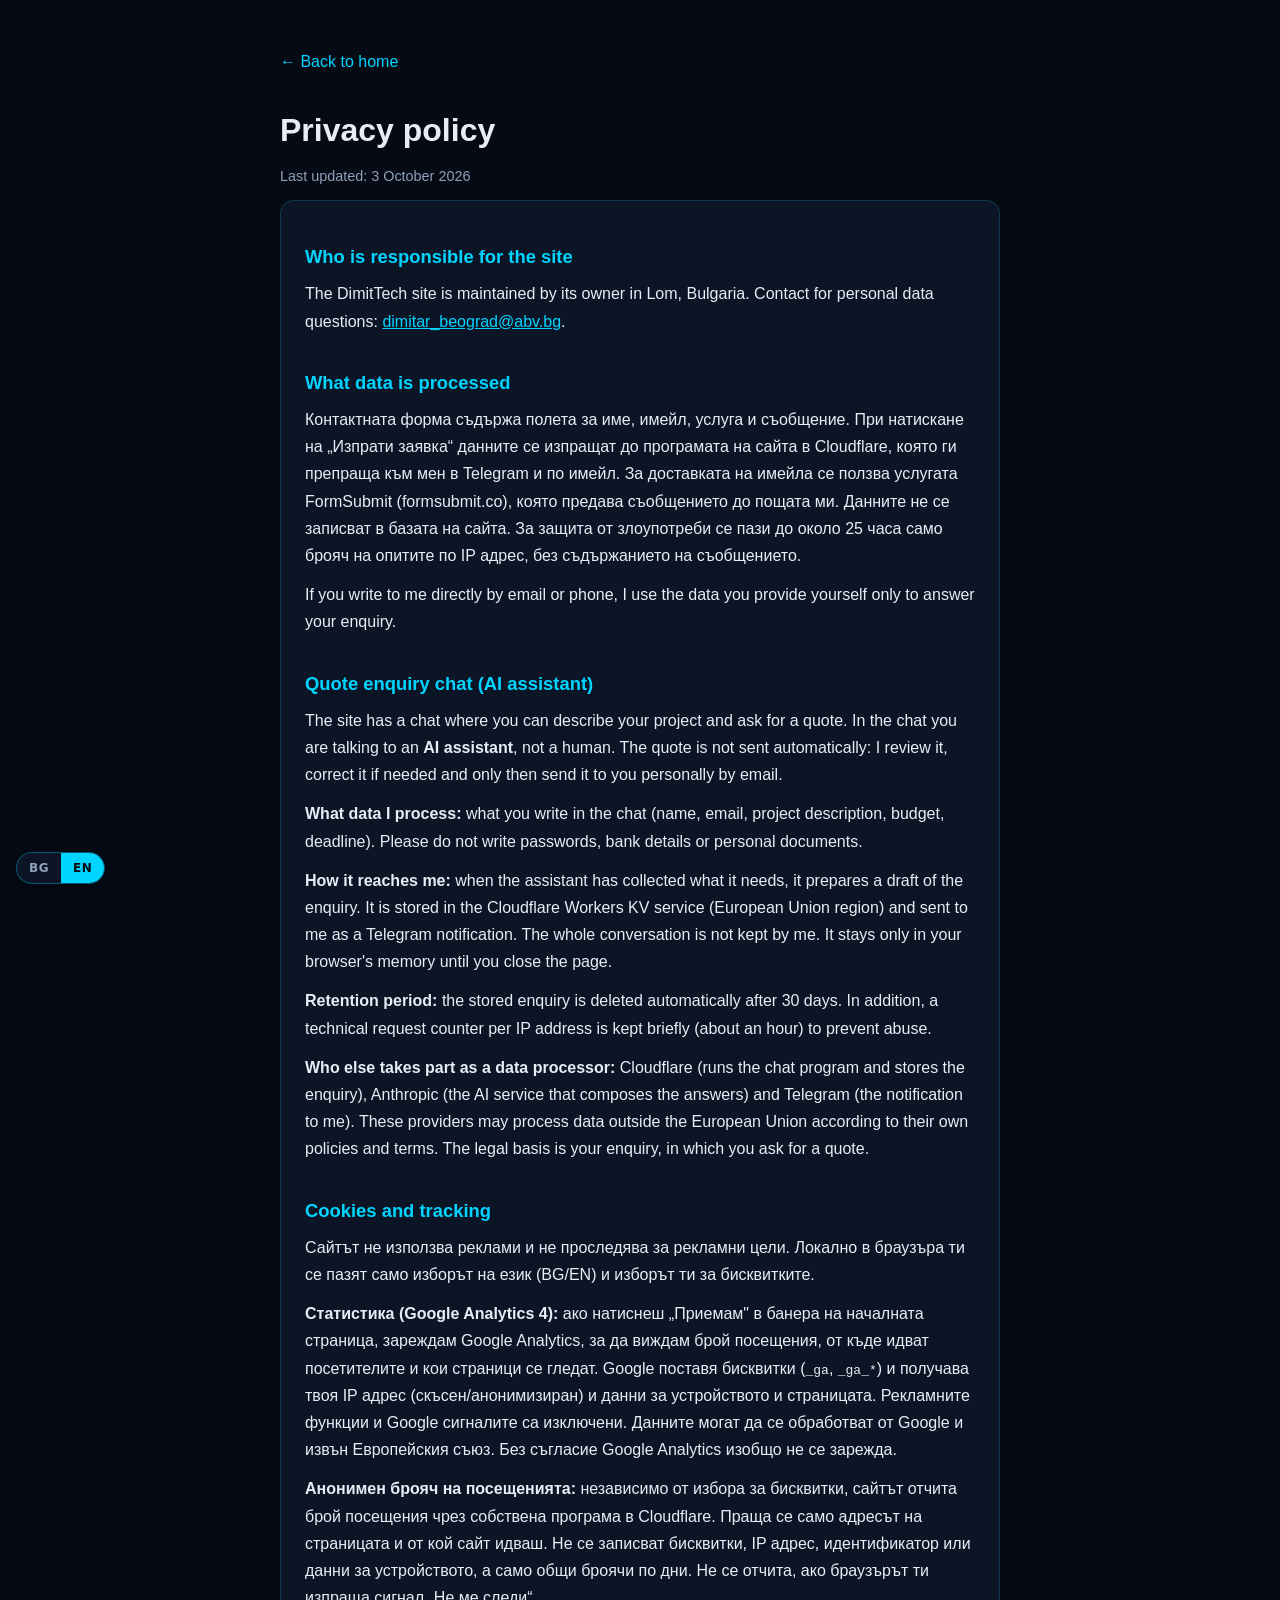
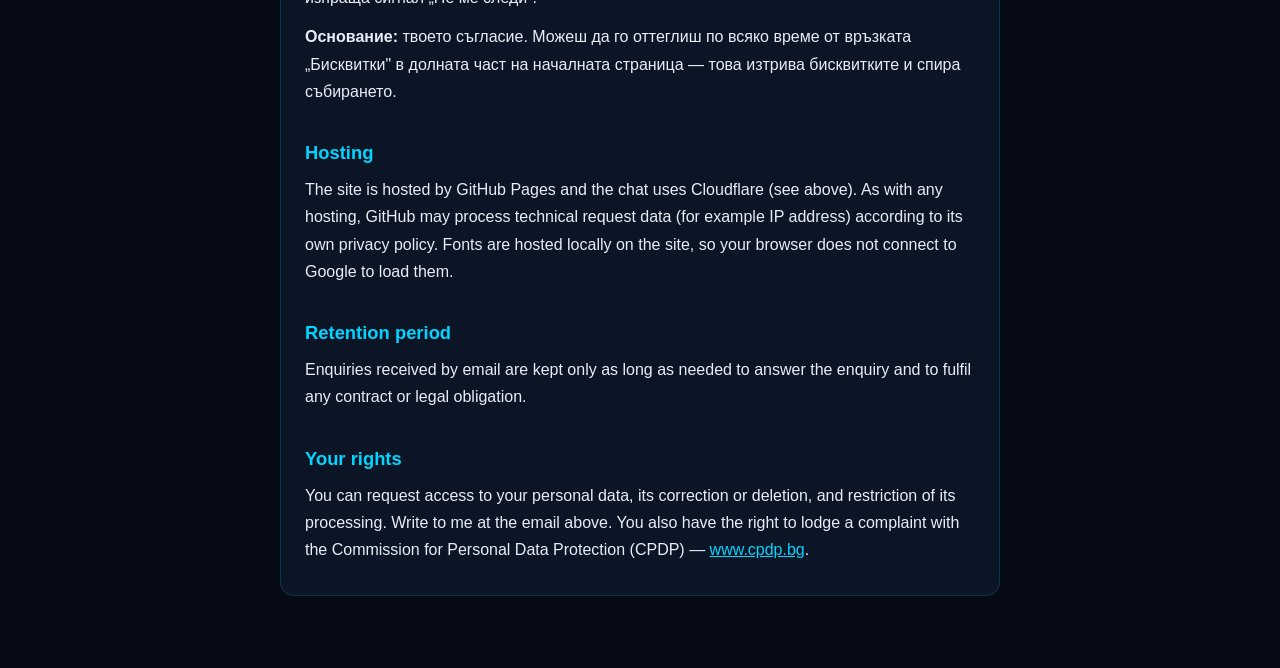
<file: privacy.html>
<!DOCTYPE html>
<html lang="bg">
<head>
<meta charset="UTF-8">
<meta name="viewport" content="width=device-width, initial-scale=1.0">
<meta http-equiv="Content-Security-Policy" content="default-src 'self'; style-src 'self' 'unsafe-inline'; img-src 'self' data:; connect-src 'none'; frame-src 'none'; object-src 'none'; base-uri 'self'; form-action 'none';">
<meta name="referrer" content="strict-origin-when-cross-origin">
<title>Поверителност — DimitTech</title>
<meta name="description" content="Политика за поверителност на DimitTech: какви данни събираме чрез чата и формите и как ги използваме.">
<link rel="canonical" href="https://dimitarbeograd-qa.github.io/privacy.html">
<meta name="robots" content="index, follow">
<style>
:root { --bg:#050A14; --surface:#0C1526; --accent:#00D4FF; --text:#E8EDF5; --muted:#8FA0BA; --border:rgba(0,212,255,0.18); }
* { box-sizing: border-box; }
body { margin:0; background:var(--bg); color:var(--text); font-family:"Segoe UI",Roboto,Arial,sans-serif; line-height:1.7; }
main { max-width:760px; margin:0 auto; padding:48px 20px 72px; }
a { color:var(--accent); }
.back { display:inline-block; margin-bottom:28px; text-decoration:none; }
h1 { font-size:2rem; margin:0 0 6px; }
h2 { font-size:1.15rem; margin:32px 0 8px; color:var(--accent); }
p { margin:0 0 12px; }
.upd { color:var(--muted); font-size:0.9rem; }
.card { background:var(--surface); border:1px solid var(--border); border-radius:14px; padding:8px 24px 20px; }
</style>
<link rel="icon" type="image/svg+xml" href="data:image/svg+xml,%3Csvg%20xmlns=%22http://www.w3.org/2000/svg%22%20viewBox=%220%200%2064%2064%22%3E%3Crect%20width=%2264%22%20height=%2264%22%20rx=%2214%22%20fill=%22%230b1220%22/%3E%3Cpath%20d=%22M16%2014h18c11%200%2018%208%2018%2018s-7%2018-18%2018H16z%22%20fill=%22none%22%20stroke=%22%2300d2b4%22%20stroke-width=%227%22%20stroke-linejoin=%22round%22/%3E%3C/svg%3E">
</head>
<body>
<main>
<a class="back" href="index.html">← Към началото</a>
<h1>Политика за поверителност</h1>
<p class="upd">Последна промяна: 3 октомври 2026 г.</p>
<div class="card">

<h2>Кой отговаря за сайта</h2>
<p>Сайтът DimitTech се поддържа от своя собственик в гр. Лом, България. Контакт по въпроси за лични данни: <a href="mailto:dimitar_beograd@abv.bg">dimitar_beograd@abv.bg</a>.</p>

<h2>Какви данни се обработват</h2>
<p>Контактната форма съдържа полета за име, имейл, услуга и съобщение. При натискане на „Изпрати заявка“ данните се изпращат до програмата на сайта в Cloudflare, която ги препраща към мен в Telegram и по имейл. За доставката на имейла се ползва услугата FormSubmit (formsubmit.co), която предава съобщението до пощата ми. Данните не се записват в базата на сайта. За защита от злоупотреби се пази до около 25 часа само брояч на опитите по IP адрес, без съдържанието на съобщението.</p>
<p>Ако ми пишеш директно по имейл или телефон, използвам данните, които сам си предоставил, само за да отговоря на запитването ти.</p>

<h2>Чат за запитвания за оферта (AI асистент)</h2>
<p>На сайта има чат, в който можеш да опишеш проекта си и да поискаш оферта. В чата разговаряш с <strong>AI асистент</strong>, а не с човек. Офертата не се изпраща автоматично: аз я преглеждам, при нужда я поправям и чак тогава ти я пращам лично по имейл.</p>
<p><strong>Какви данни обработвам:</strong> това, което напишеш в чата (име, имейл, описание на проекта, бюджет, срок). Моля, не пиши пароли, банкови данни или лични документи.</p>
<p><strong>Как стига до мен:</strong> когато асистентът събере нужното, изготвя чернова на запитването. Тя се записва в услугата Cloudflare Workers KV (регион Европейски съюз) и ми се изпраща като известие в Telegram. Целият разговор не се запазва при мен. Той остава само в паметта на браузъра ти, докато затвориш страницата.</p>
<p><strong>Срок на съхранение:</strong> запазеното запитване се изтрива автоматично след 30 дни. Освен това се пази кратко (около час) технически брояч на заявките по IP адрес срещу злоупотреба.</p>
<p><strong>Кой друг участва като обработващ данни:</strong> Cloudflare (изпълнява програмата на чата и съхранява запитването), Anthropic (AI услугата, която съставя отговорите) и Telegram (известието до мен). Тези доставчици могат да обработват данни и извън Европейския съюз според собствените си политики и условия. Основанието е твоето запитване, с което искаш оферта.</p>

<h2>Бисквитки и проследяване</h2>
<p>Сайтът не използва реклами и не проследява за рекламни цели. Локално в браузъра ти се пазят само изборът на език (BG/EN) и изборът ти за бисквитките.</p>
<p><strong>Статистика (Google Analytics 4):</strong> ако натиснеш „Приемам" в банера на началната страница, зареждам Google Analytics, за да виждам брой посещения, от къде идват посетителите и кои страници се гледат. Google поставя бисквитки (<code>_ga</code>, <code>_ga_*</code>) и получава твоя IP адрес (скъсен/анонимизиран) и данни за устройството и страницата. Рекламните функции и Google сигналите са изключени. Данните могат да се обработват от Google и извън Европейския съюз. Без съгласие Google Analytics изобщо не се зарежда.</p>
<p><strong>Анонимен брояч на посещенията:</strong> независимо от избора за бисквитки, сайтът отчита брой посещения чрез собствена програма в Cloudflare. Праща се само адресът на страницата и от кой сайт идваш. Не се записват бисквитки, IP адрес, идентификатор или данни за устройството, а само общи броячи по дни. Не се отчита, ако браузърът ти изпраща сигнал „Не ме следи“.</p>
<p><strong>Основание:</strong> твоето съгласие. Можеш да го оттеглиш по всяко време от връзката „Бисквитки" в долната част на началната страница — това изтрива бисквитките и спира събирането.</p>

<h2>Хостинг</h2>
<p>Сайтът се хоства от GitHub Pages, а чатът използва Cloudflare (виж по-горе). Както при всеки хостинг, GitHub може да обработва технически данни за заявките (например IP адрес) според собствената си политика за поверителност. Шрифтовете се хостват локално на сайта, затова браузърът ти не се свързва с Google за зареждането им.</p>

<h2>Срок на съхранение</h2>
<p>Получените по имейл запитвания се пазят само докато са нужни за отговор на запитването и за изпълнение на евентуален договор или законово задължение.</p>

<h2>Твоите права</h2>
<p>Можеш да поискаш достъп до личните си данни, поправянето или изтриването им, както и ограничаване на обработването им. Пиши ми на имейла по-горе. Имаш право и да подадеш жалба до Комисията за защита на личните данни (КЗЛД) — <a href="https://www.cpdp.bg" rel="noopener">www.cpdp.bg</a>.</p>

</div>
</main>
<script src="i18n.js" defer></script>
</body>
</html>
</file>
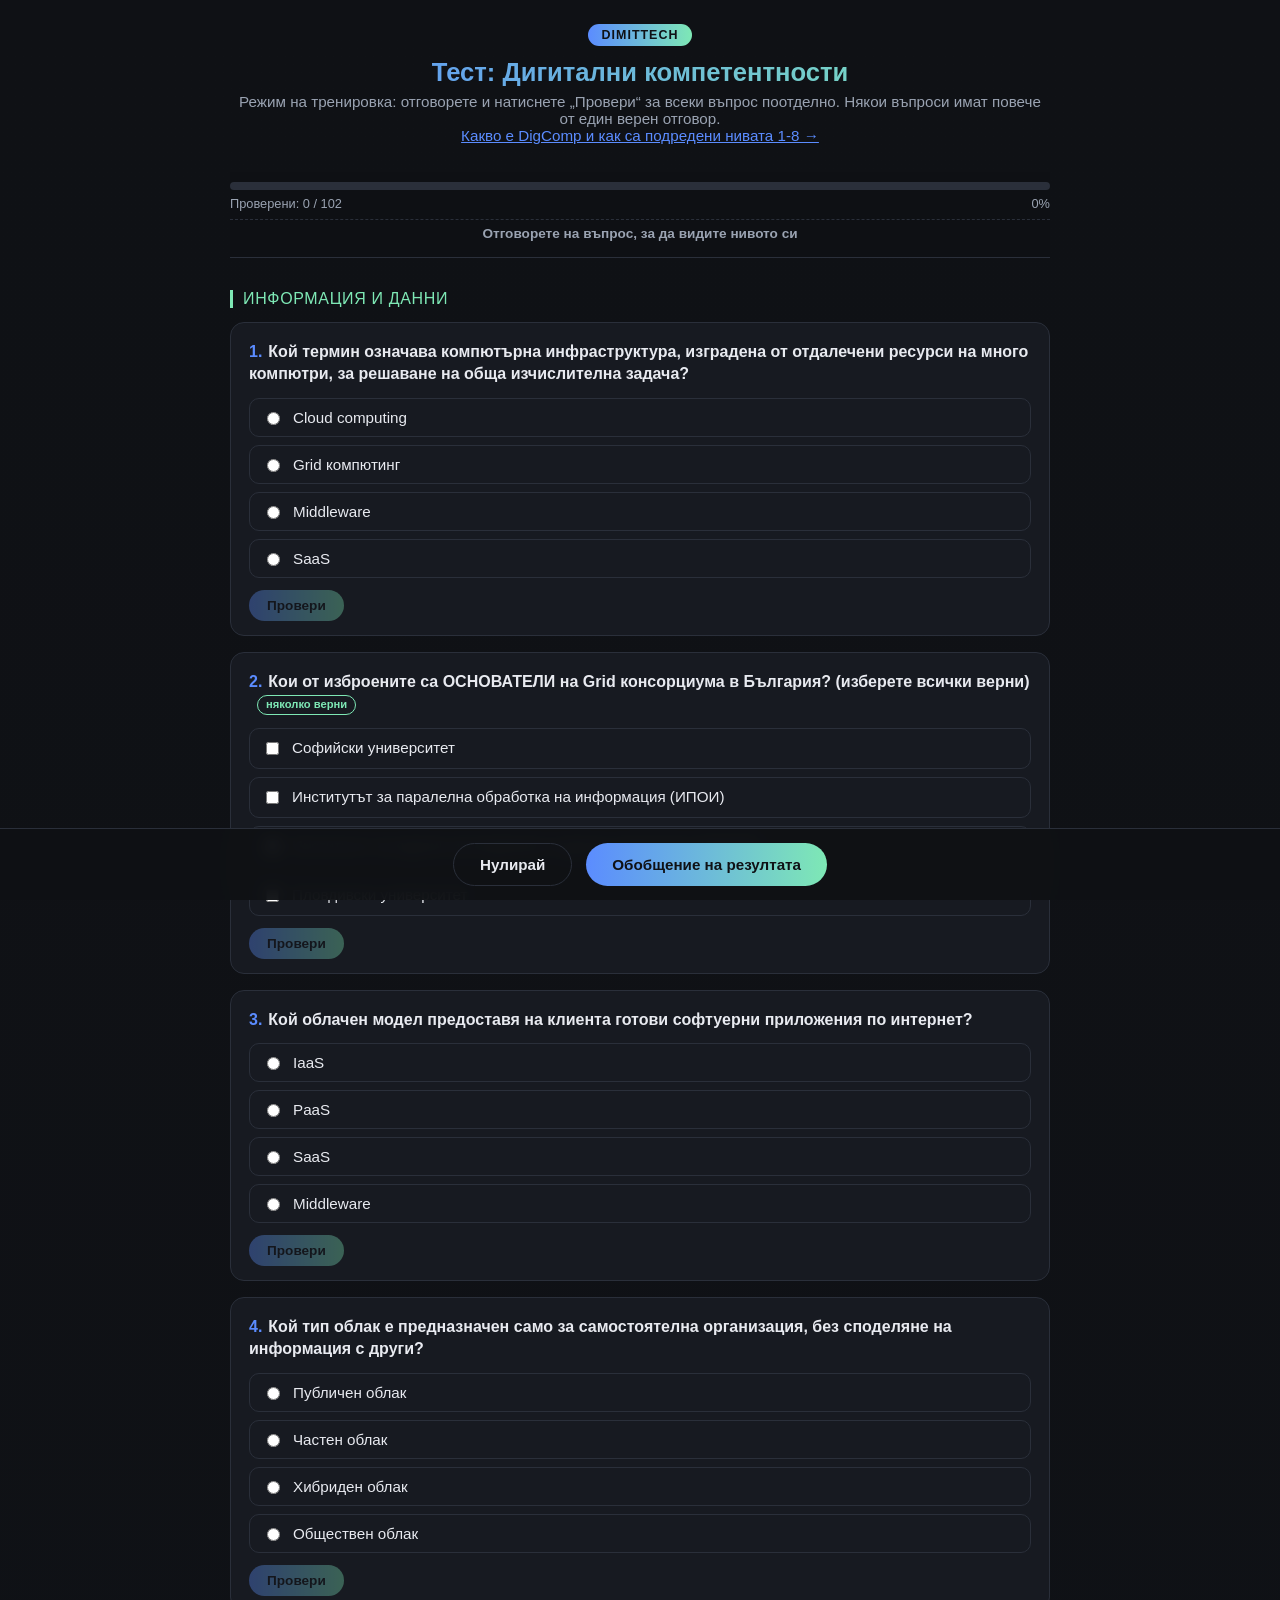
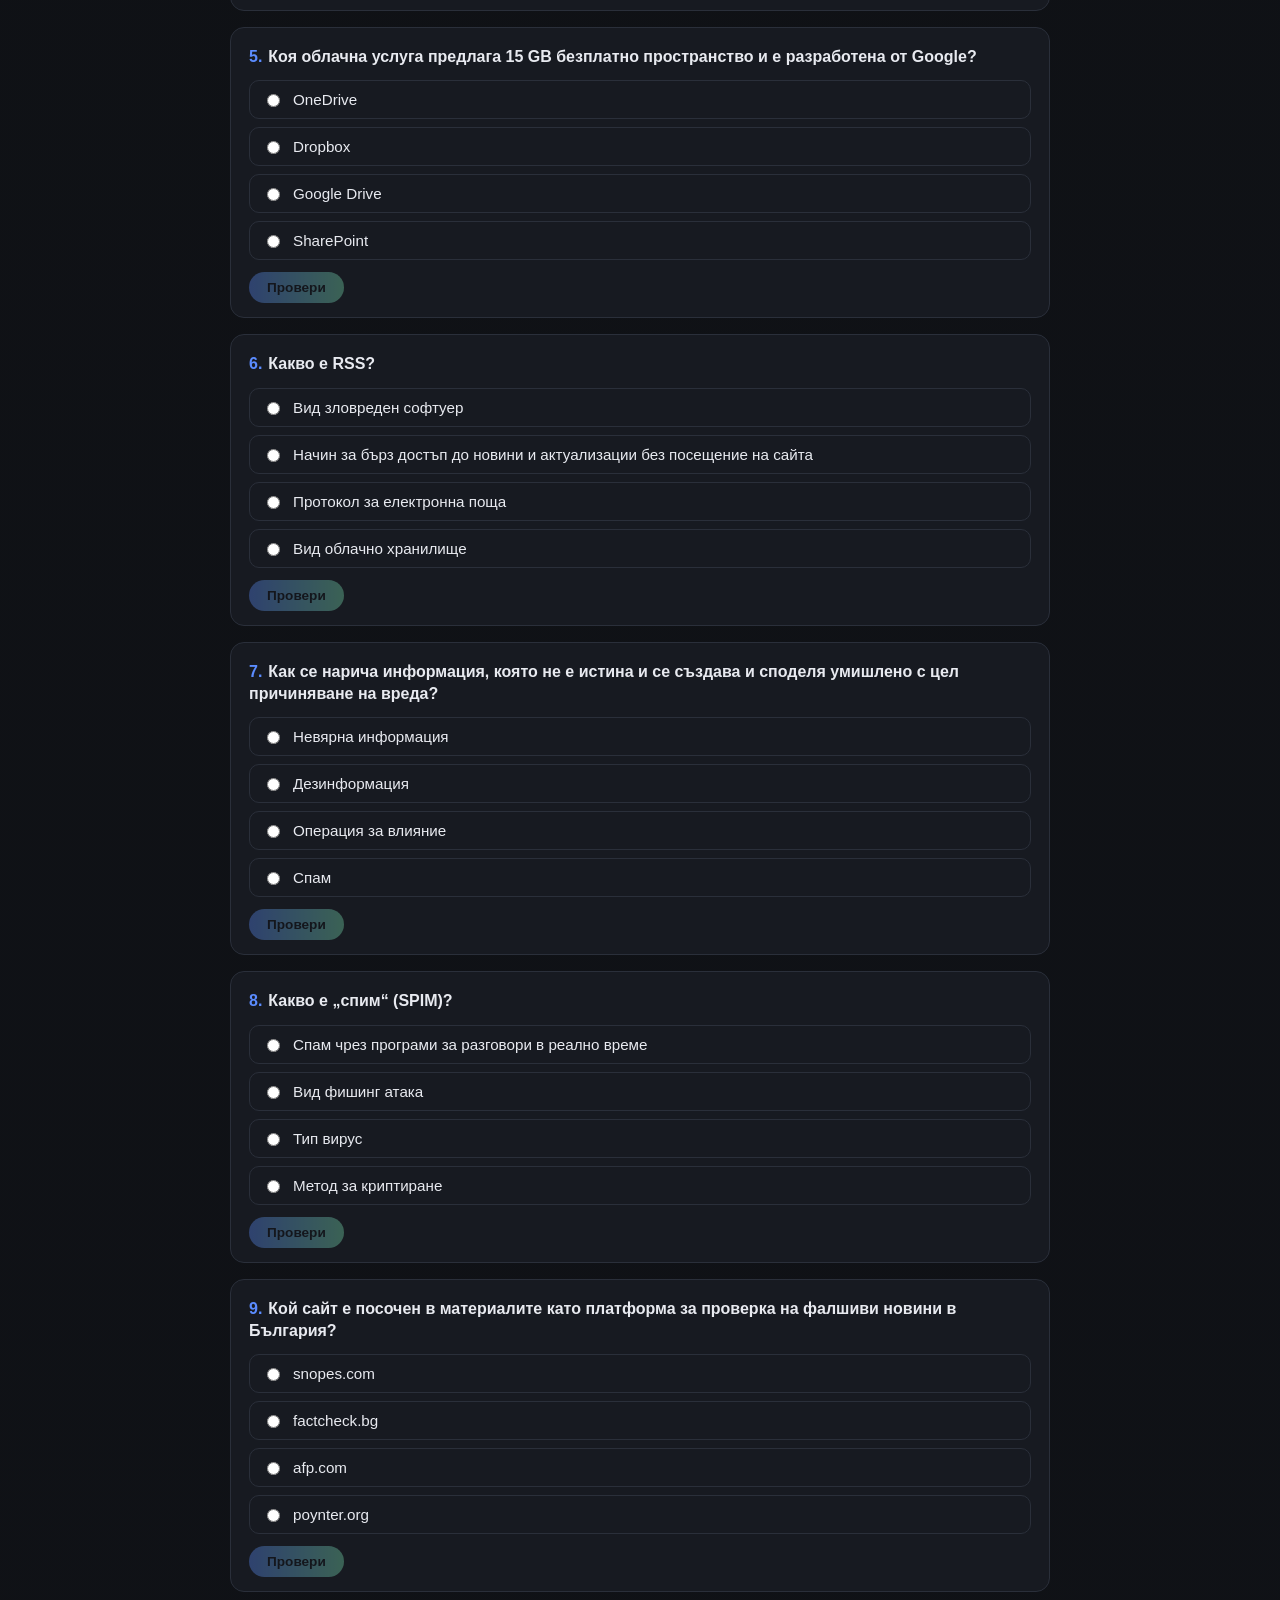
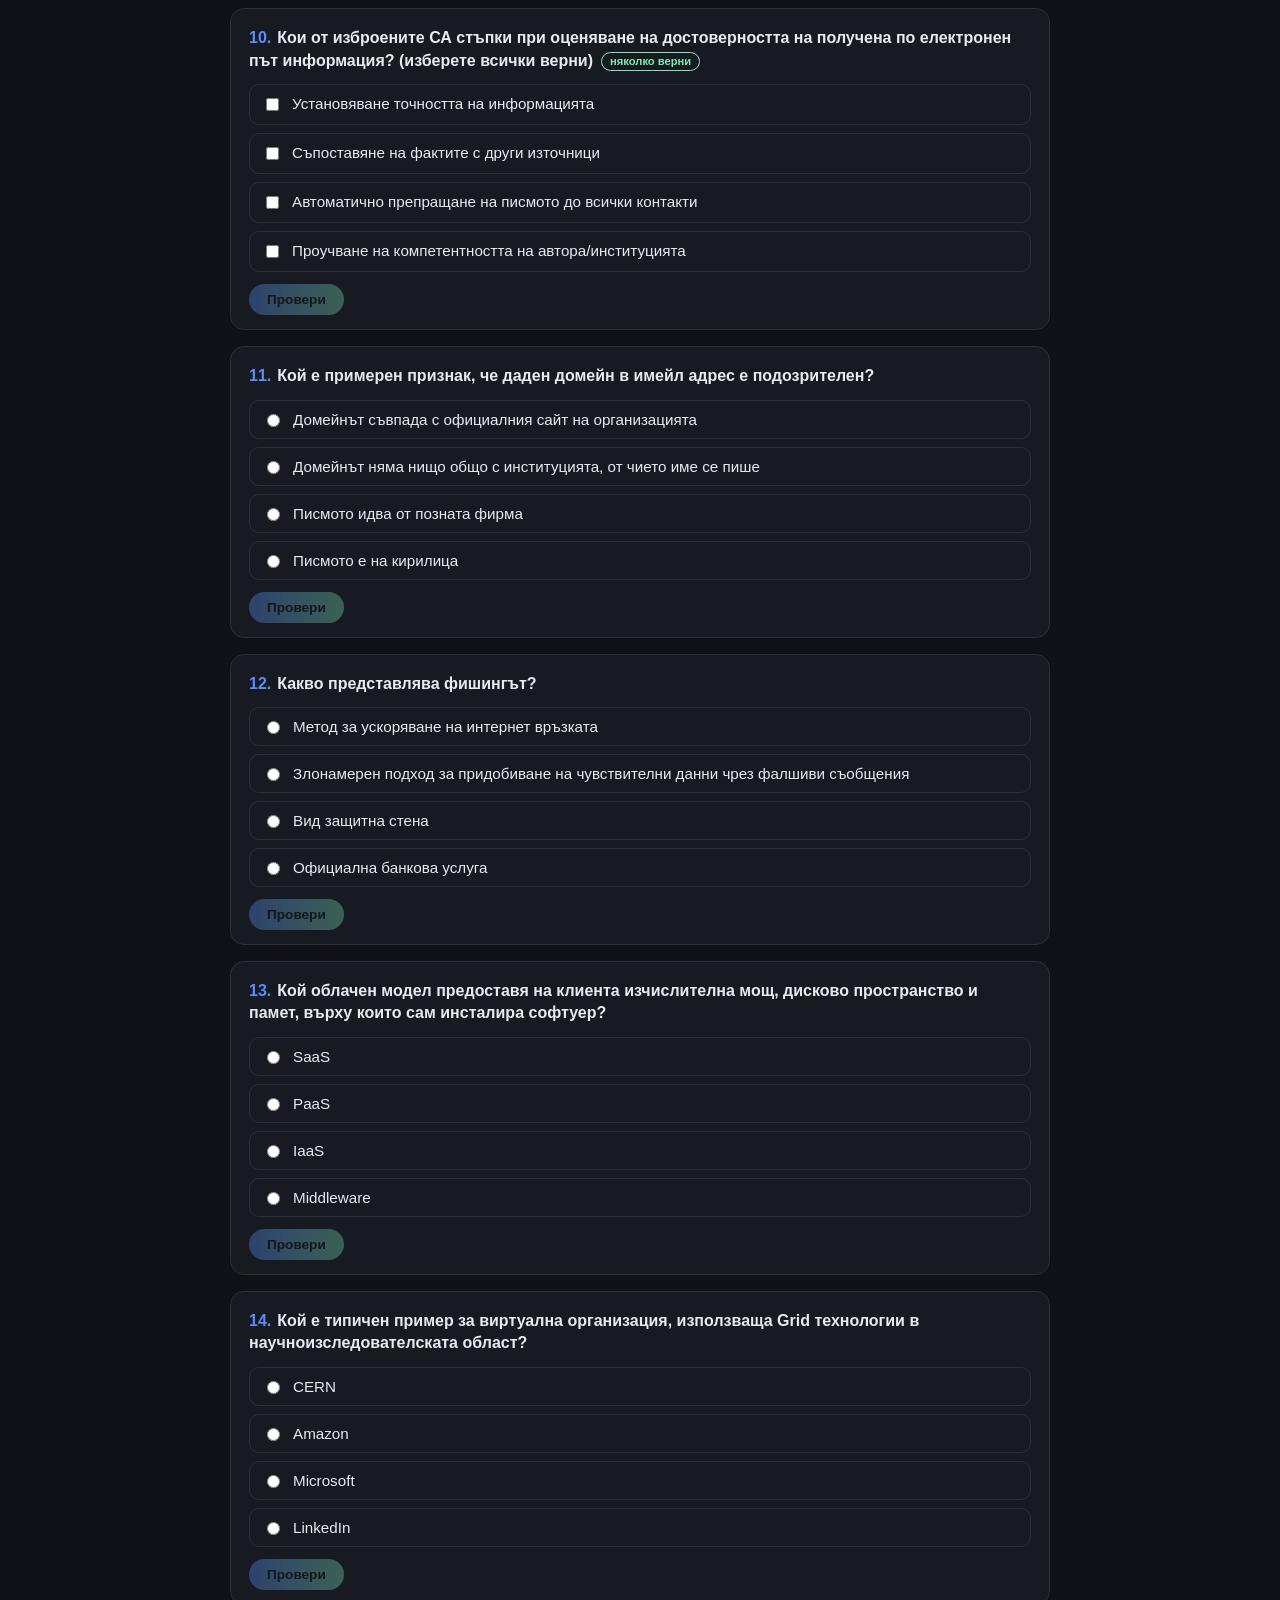
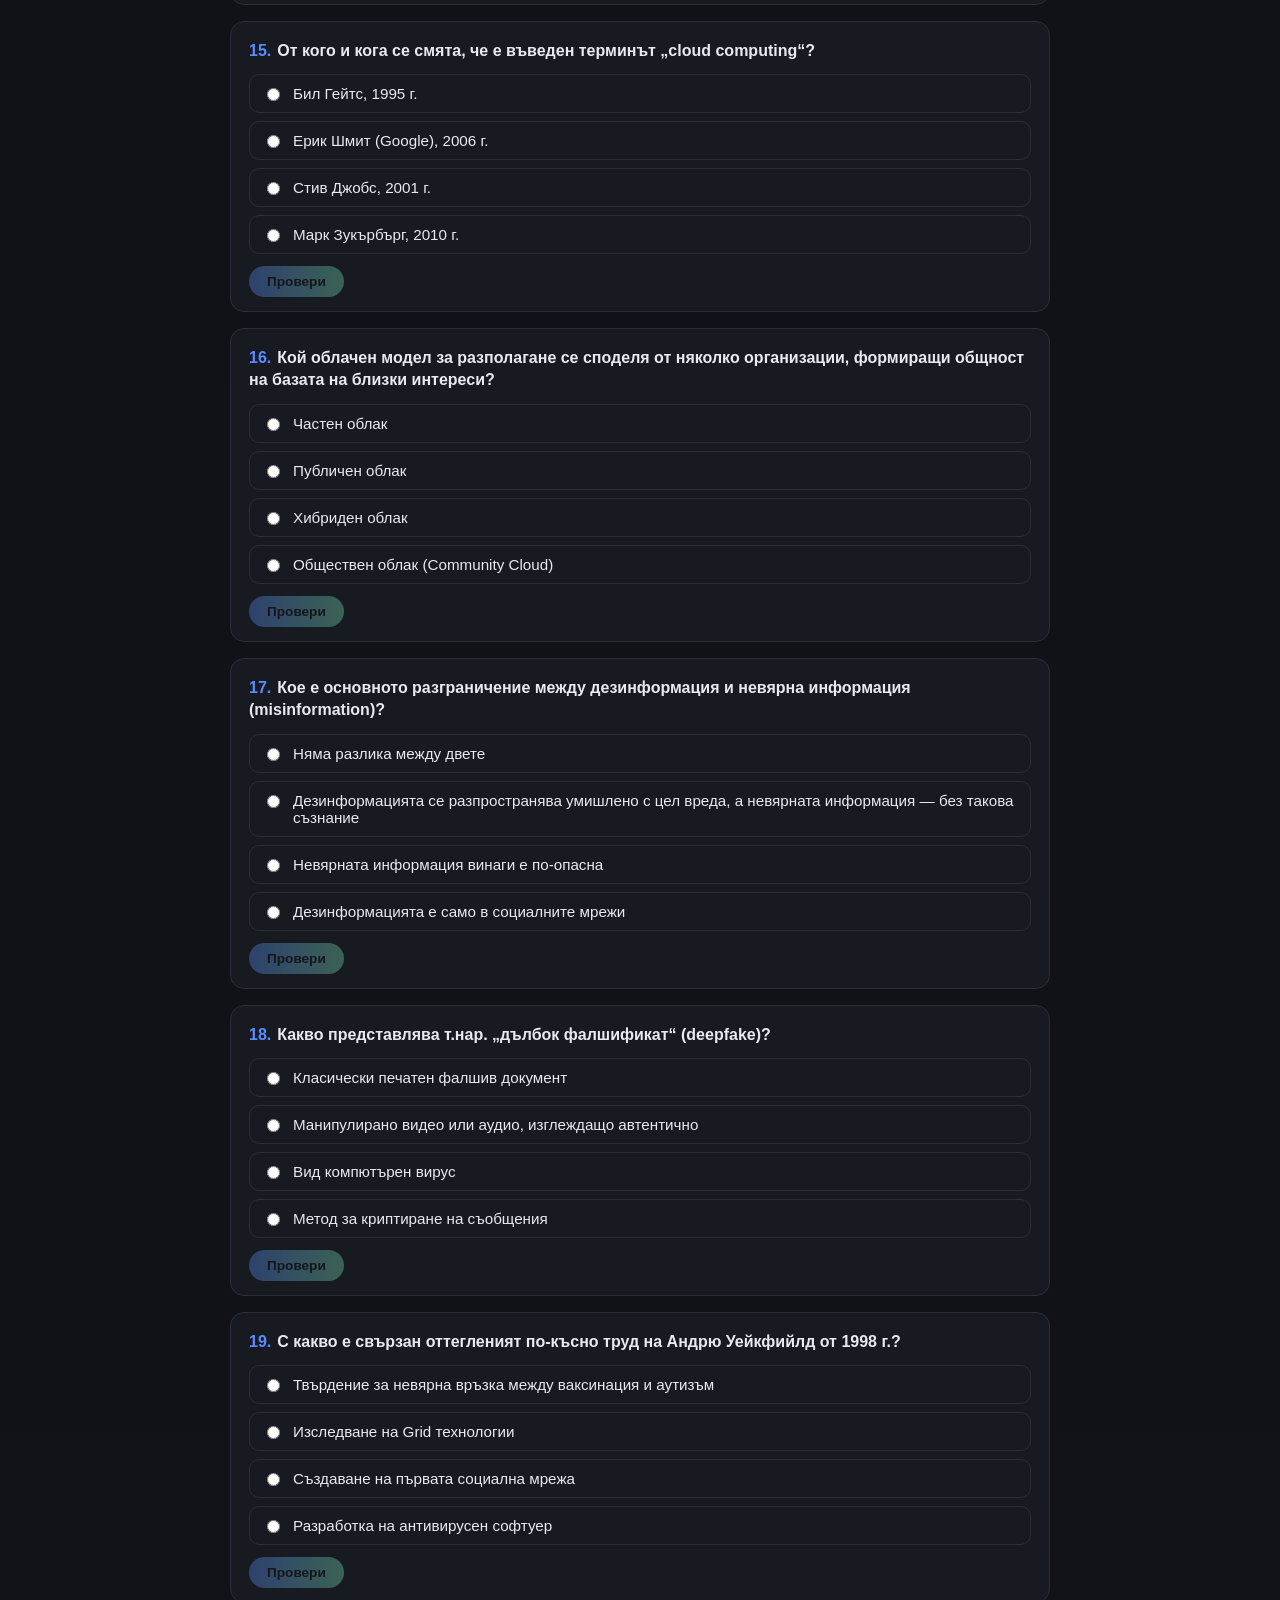
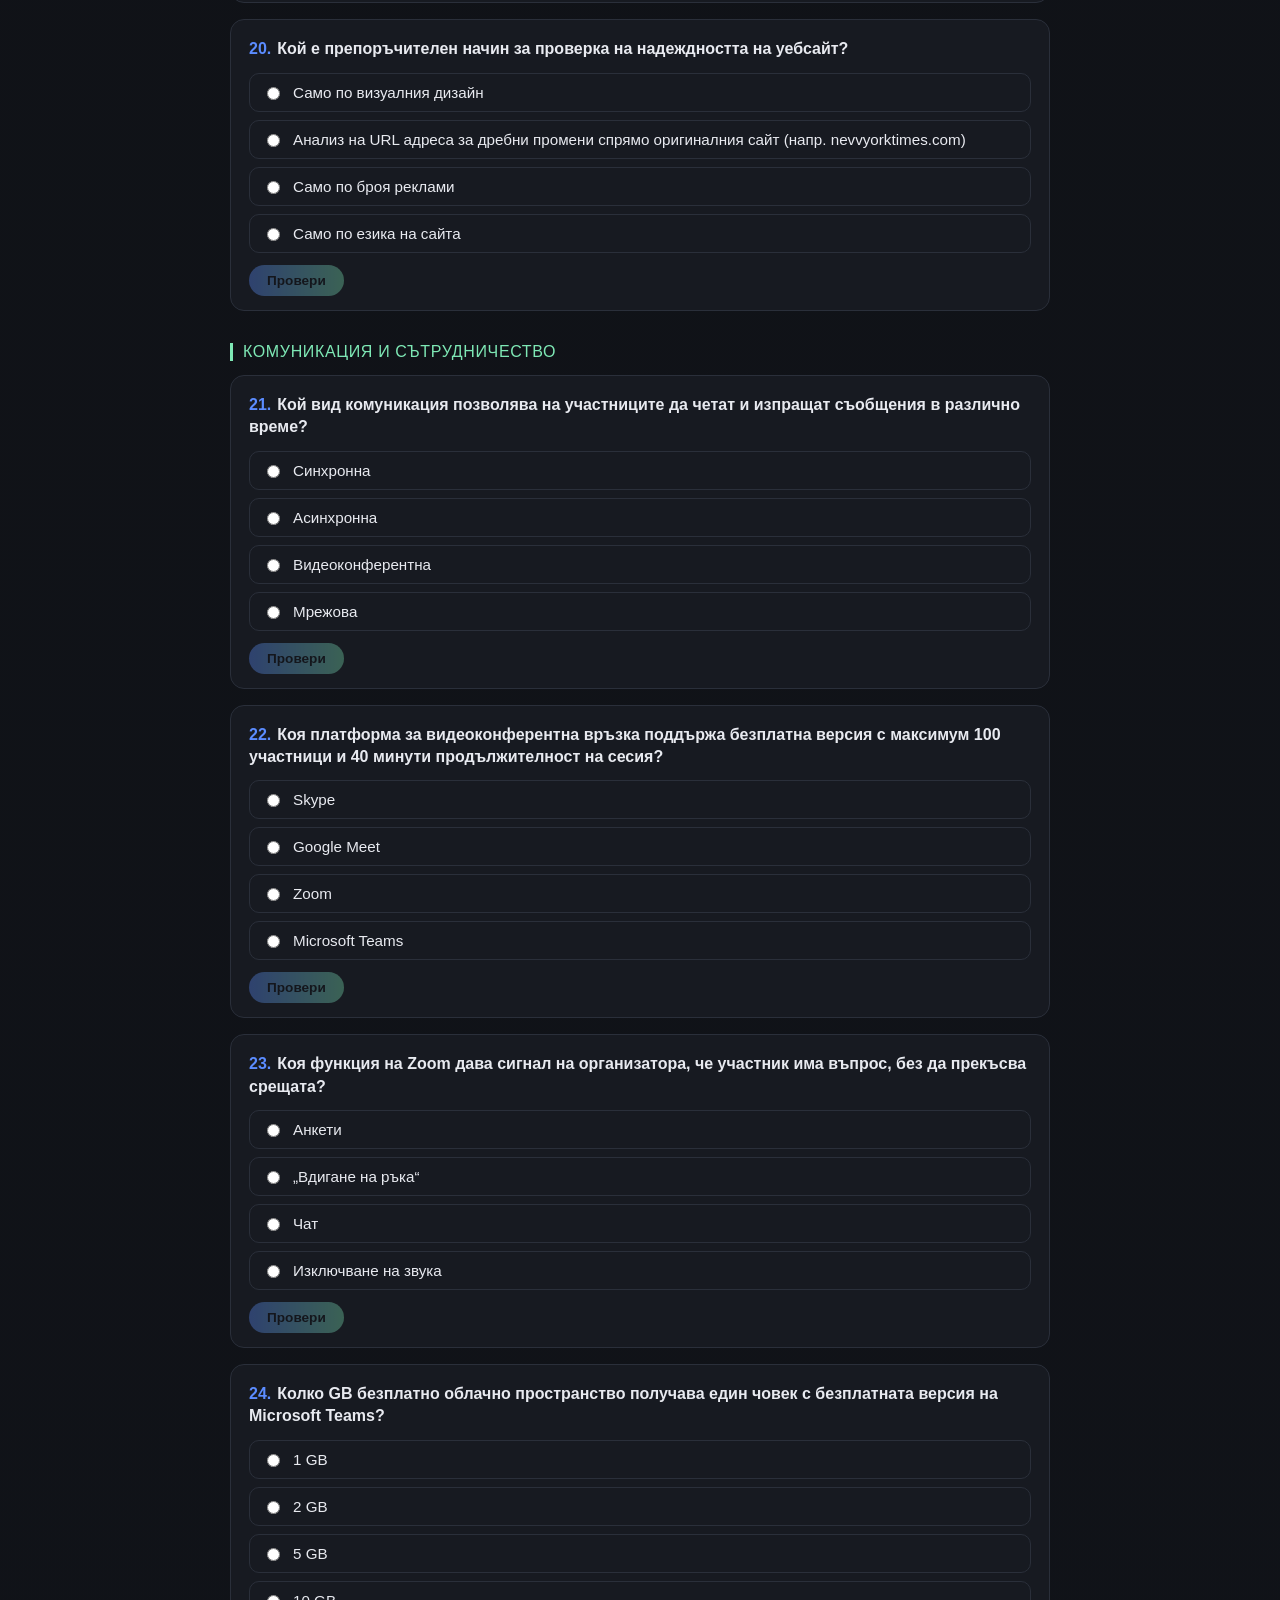
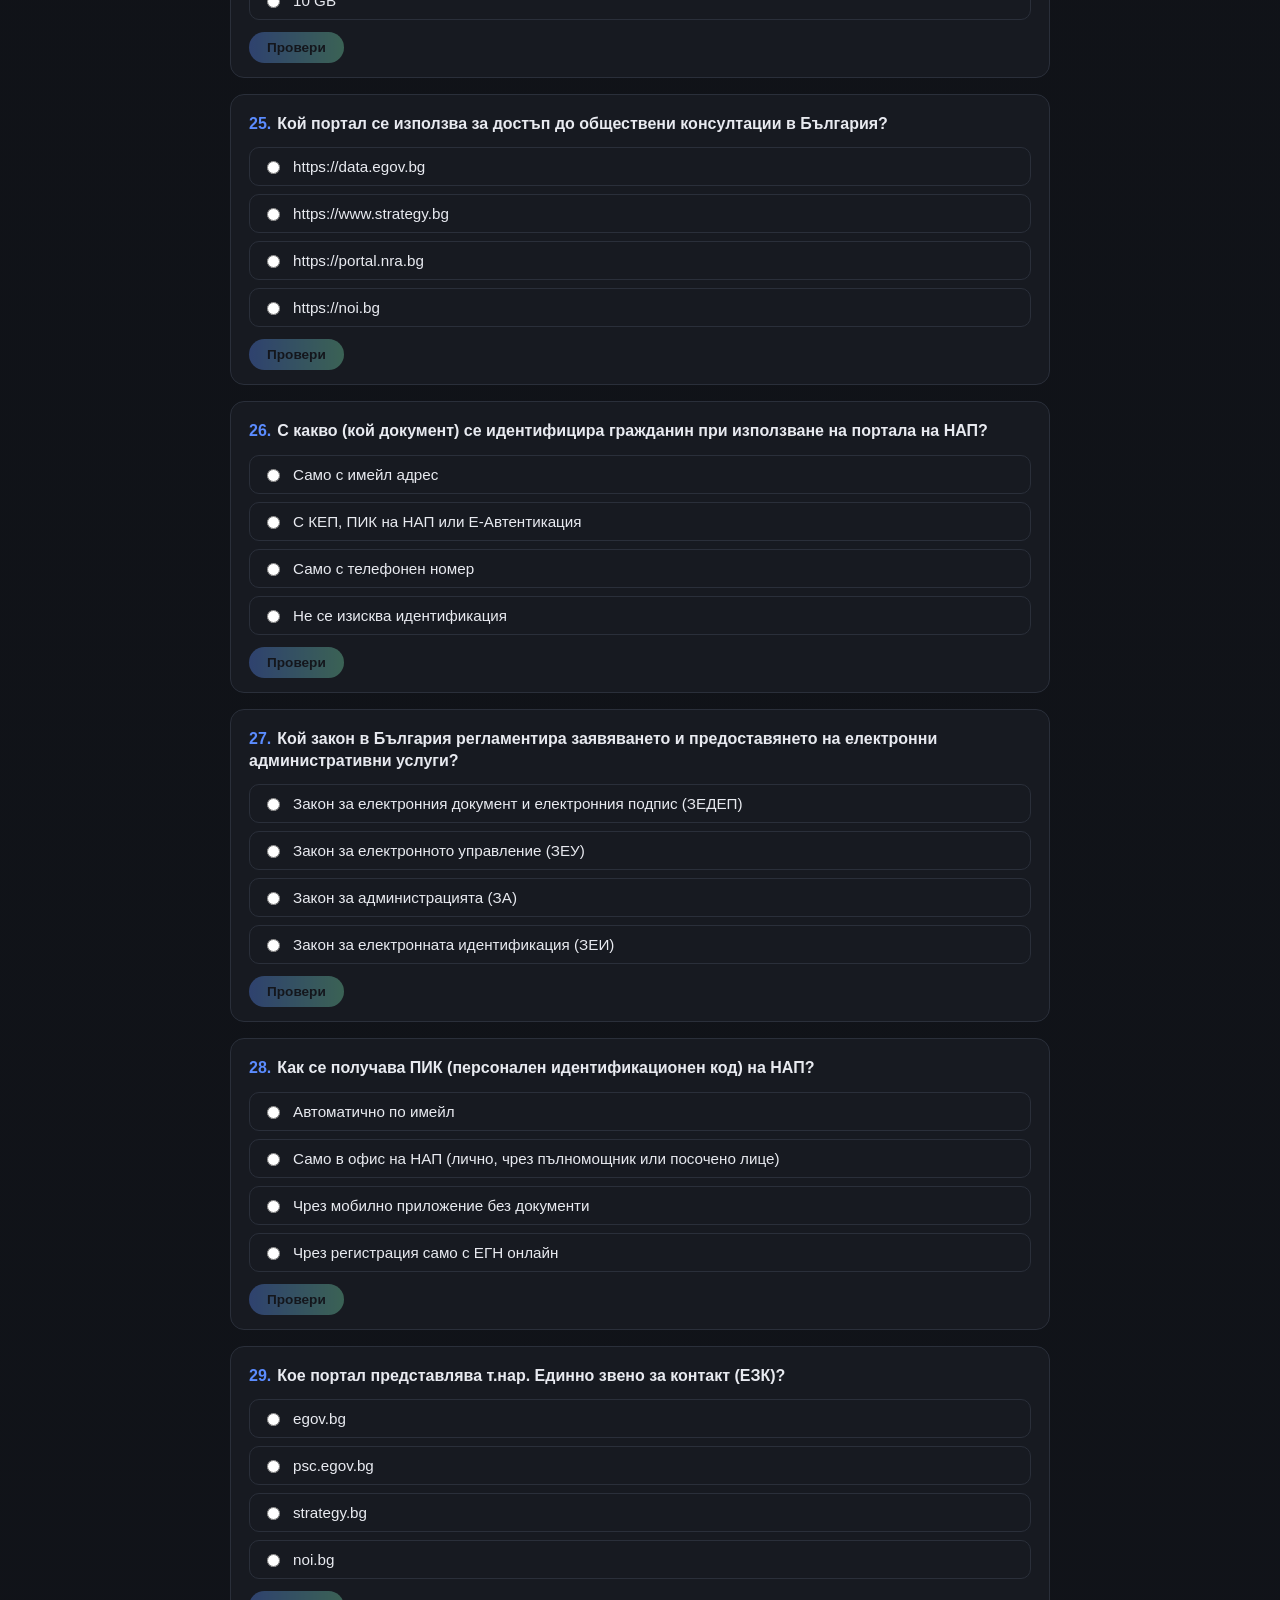
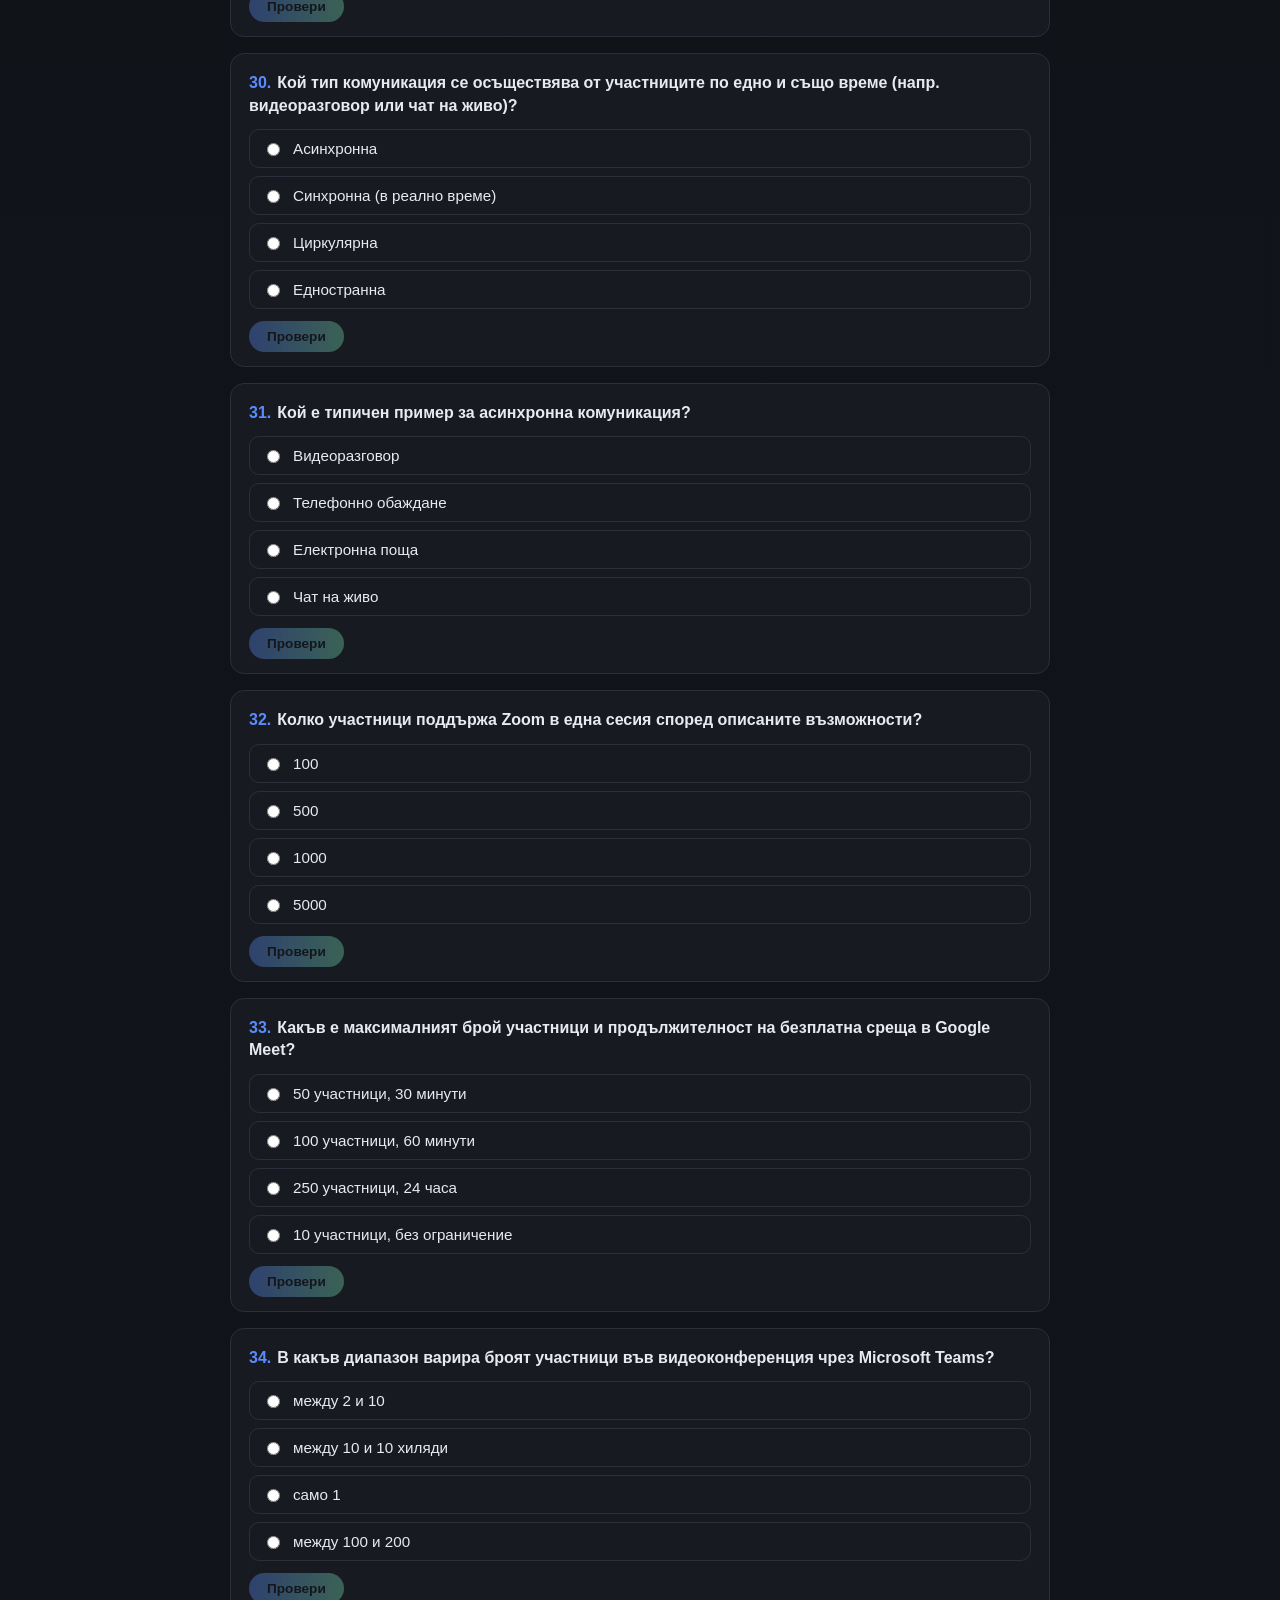
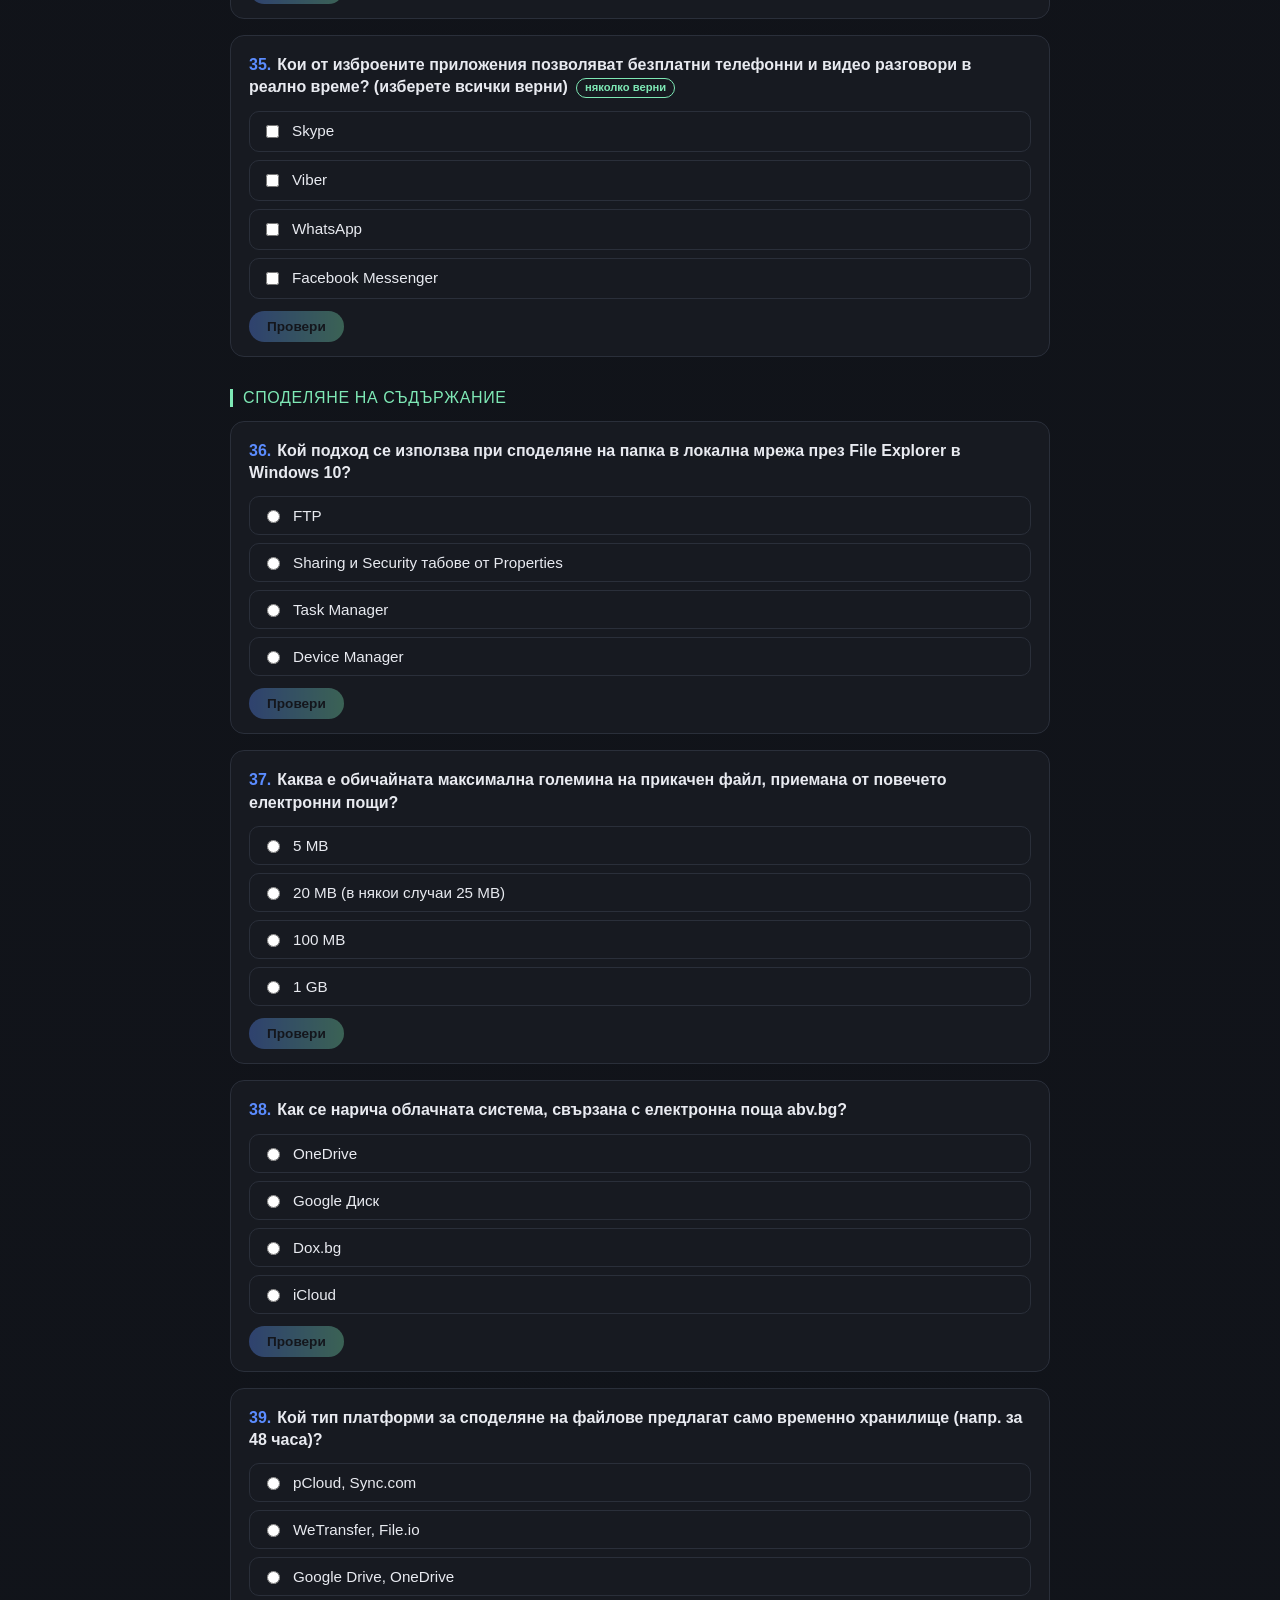
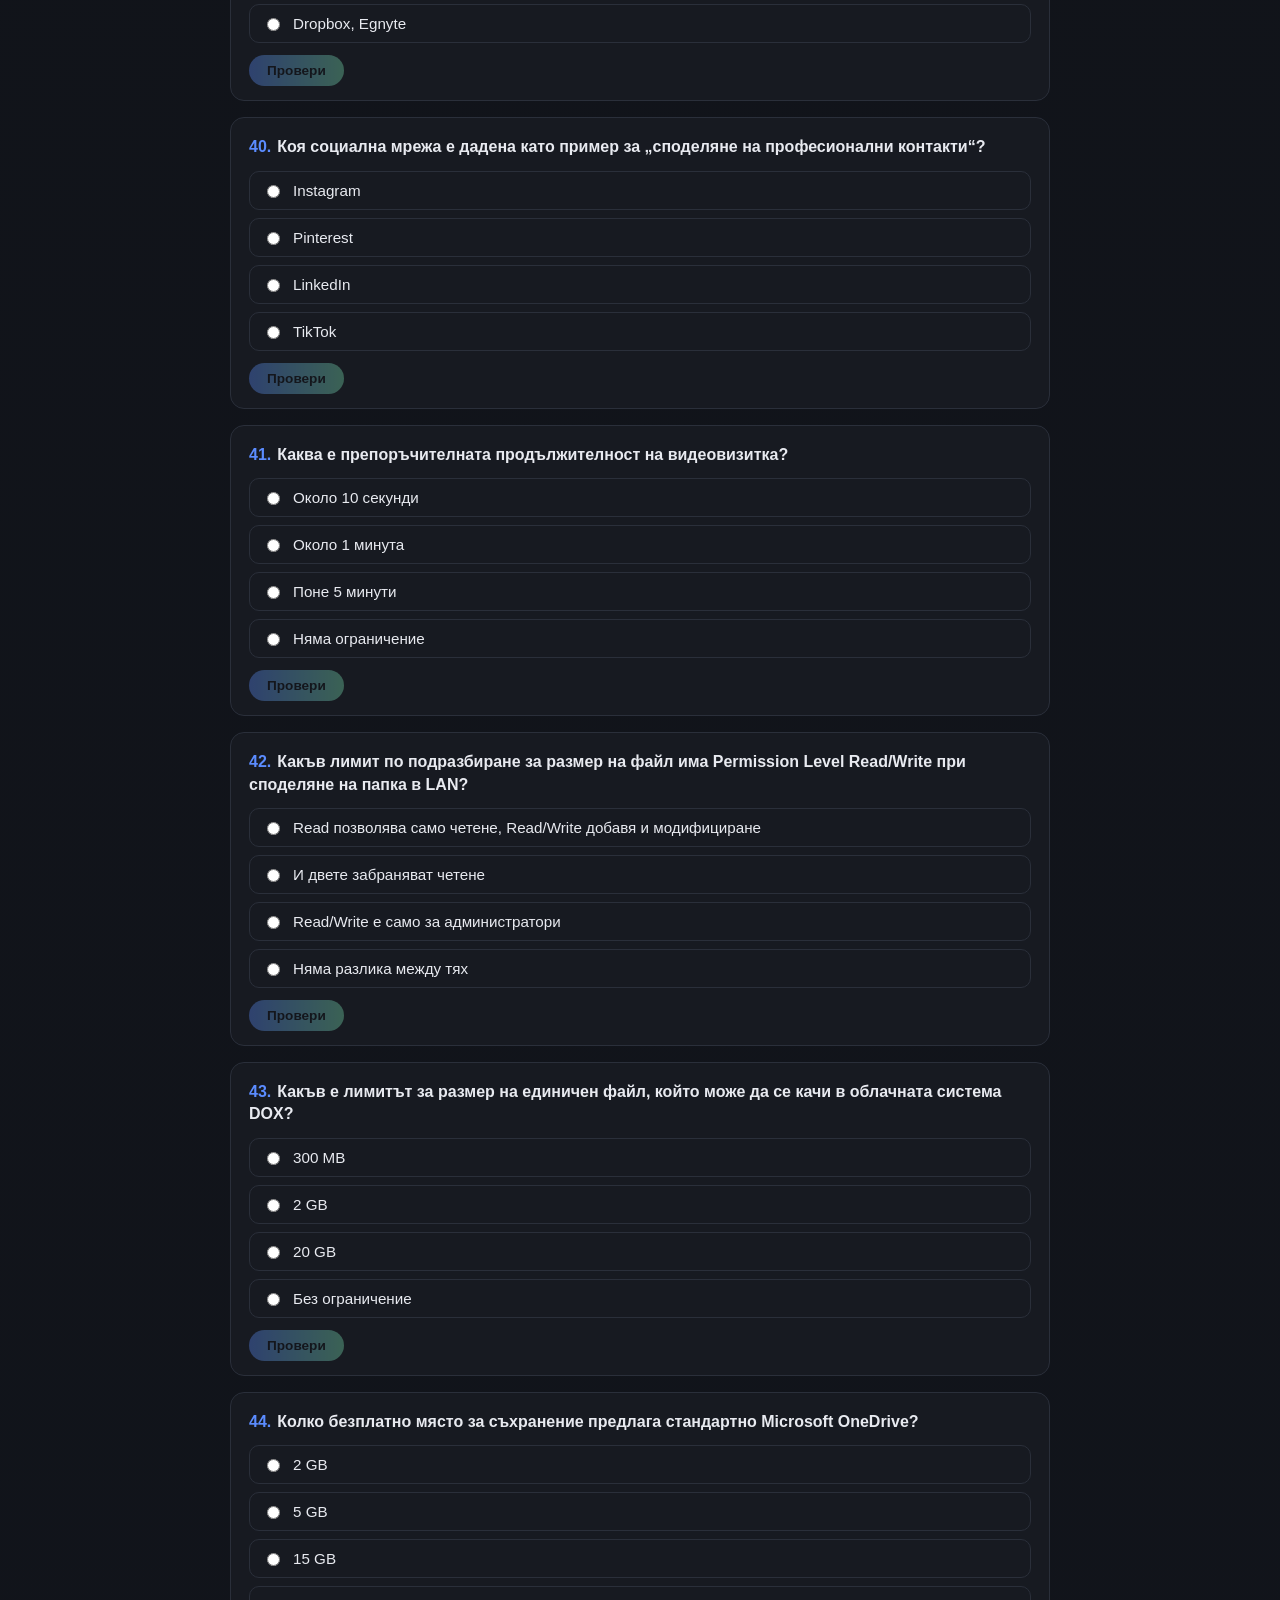
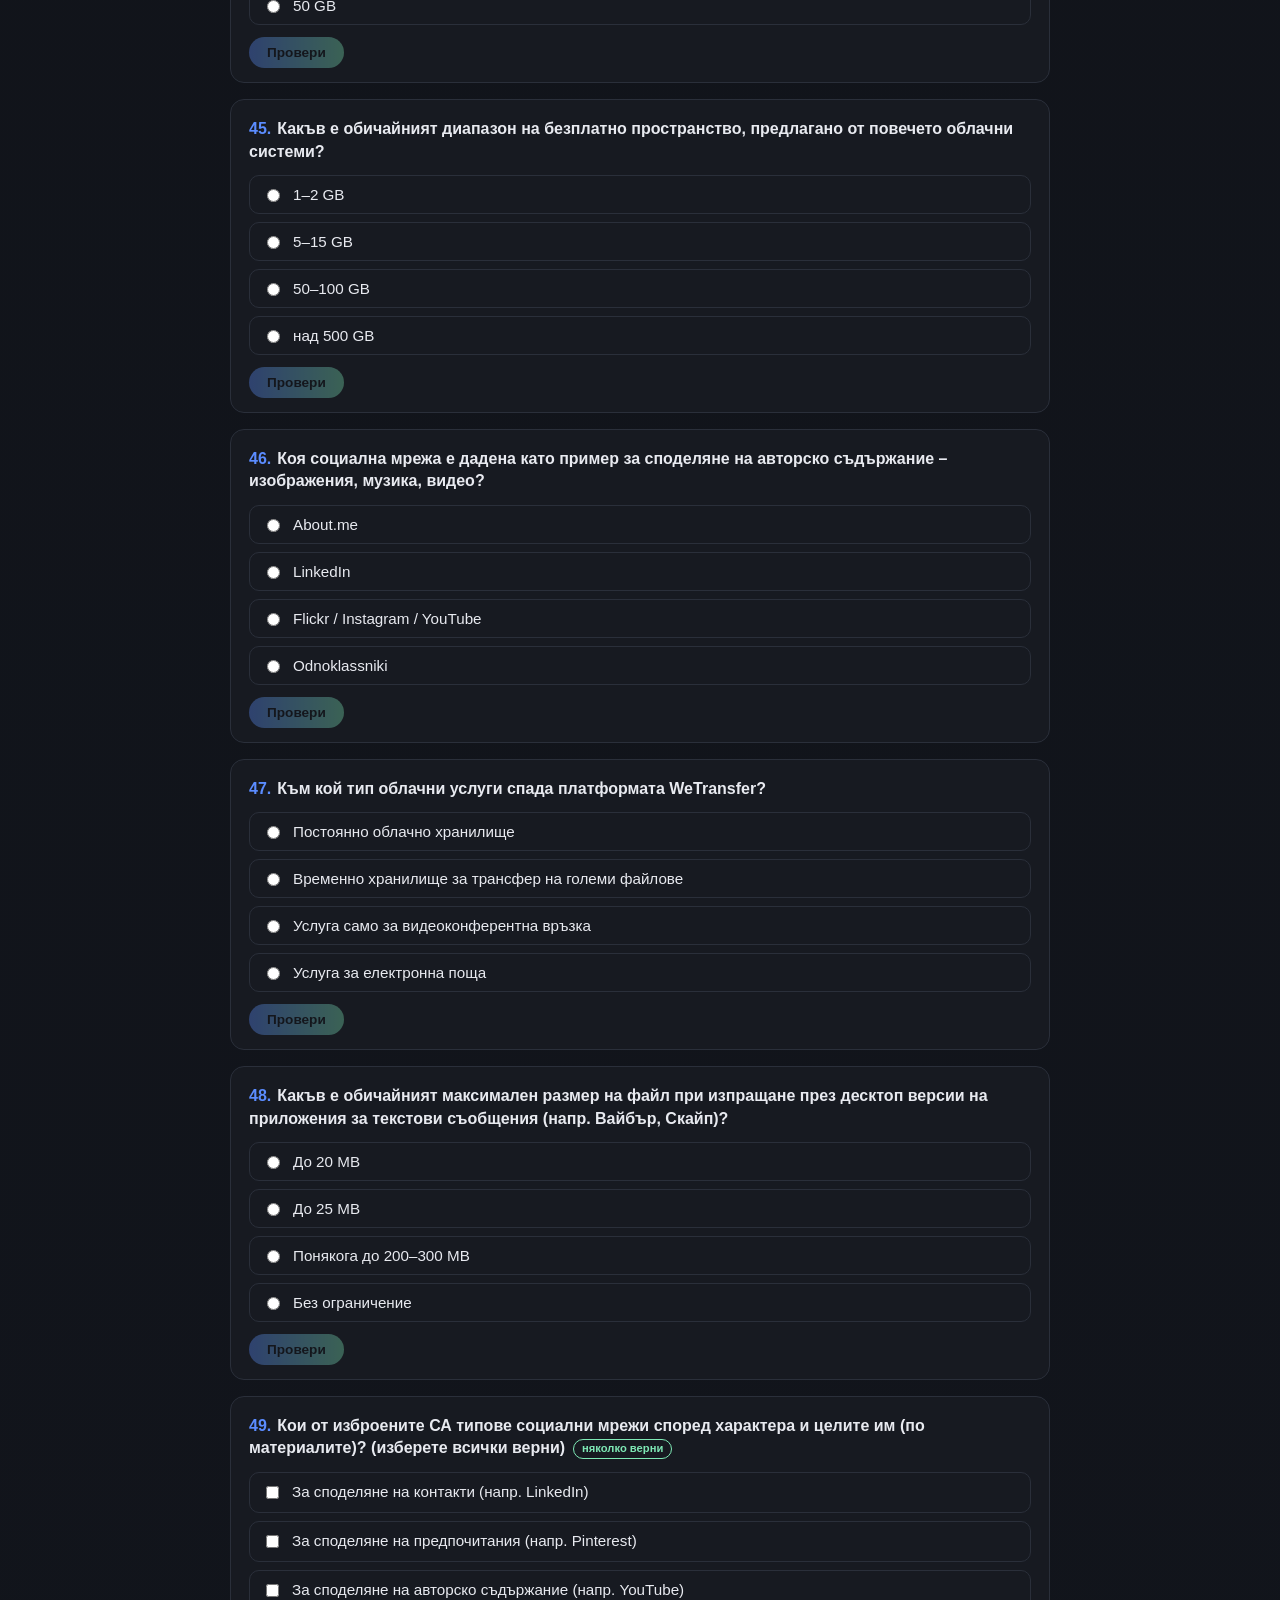
<file: test-digitalni-kompetentnosti.html>
<!DOCTYPE html>
<html lang="bg">
<head>
<meta charset="UTF-8">
<meta name="viewport" content="width=device-width, initial-scale=1.0">
<meta http-equiv="Content-Security-Policy" content="default-src 'self'; script-src 'self' 'unsafe-inline'; style-src 'self' 'unsafe-inline'; img-src 'self' data:; connect-src 'none'; frame-src 'none'; object-src 'none'; base-uri 'self'; form-action 'none';">
<title>Тест: Дигитални компетентности</title>
<meta name="description" content="Безплатен тест за дигитални компетентности от DimitTech — проверете уменията си за работа с технологии.">
<link rel="canonical" href="https://dimitarbeograd-qa.github.io/test-digitalni-kompetentnosti.html">
<style>
  :root{
    --bg:#0f1115;
    --card:#171a21;
    --accent:#5b8cff;
    --accent2:#7ee8b5;
    --text:#e8eaf0;
    --muted:#9aa3b2;
    --correct:#2ecc71;
    --wrong:#ff5c5c;
    --border:#2a2f3a;
  }
  *{box-sizing:border-box;}
  body{
    margin:0;
    font-family:"Segoe UI",Roboto,Arial,sans-serif;
    background:linear-gradient(180deg,#0f1115,#141822);
    color:var(--text);
    padding:24px 12px 80px;
  }
  .wrap{max-width:820px;margin:0 auto;}
  header{
    text-align:center;
    margin-bottom:28px;
  }
  h1{
    font-size:1.6rem;
    margin:0 0 6px;
    background:linear-gradient(90deg,var(--accent),var(--accent2));
    -webkit-background-clip:text;
    background-clip:text;
    color:transparent;
  }
  .sub{color:var(--muted);font-size:0.95rem;}
  .brand{
    display:inline-block;
    font-size:0.78rem;
    font-weight:800;
    letter-spacing:.08em;
    text-transform:uppercase;
    color:#0f1115;
    background:linear-gradient(90deg,var(--accent),var(--accent2));
    padding:4px 14px;
    border-radius:20px;
    margin-bottom:12px;
  }
  .site-footer{
    text-align:center;
    color:var(--muted);
    font-size:0.8rem;
    margin:26px 0 90px;
  }
  .brand-inline{
    color:var(--accent2);
    font-weight:800;
  }
  .progress-bar{
    position:sticky;top:0;
    background:rgba(15,17,21,0.9);
    backdrop-filter:blur(6px);
    padding:10px 0;
    z-index:10;
    border-bottom:1px solid var(--border);
    margin-bottom:20px;
  }
  .progress-track{
    height:8px;border-radius:6px;background:var(--border);overflow:hidden;
  }
  .progress-fill{
    height:100%;
    width:0%;
    background:linear-gradient(90deg,var(--accent),var(--accent2));
    transition:width .3s ease;
  }
  .progress-text{
    display:flex;justify-content:space-between;
    font-size:0.8rem;color:var(--muted);margin-top:6px;
  }
  .live-level{
    margin-top:8px;
    text-align:center;
    font-size:0.85rem;
    font-weight:700;
    padding:6px 0;
    border-top:1px dashed var(--border);
    color:var(--muted);
  }
  .live-level .lv-count{color:var(--text);}
  .live-level .lv-tag{
    display:inline-block;
    margin-left:6px;
    padding:2px 10px;
    border-radius:12px;
  }
  .live-level .lv-tag.foundation{background:rgba(154,163,178,0.18);color:var(--muted);}
  .live-level .lv-tag.intermediate{background:rgba(91,140,255,0.18);color:var(--accent);}
  .live-level .lv-tag.advanced{background:rgba(46,204,113,0.18);color:var(--correct);}
  .live-level .lv-tag.highly{background:rgba(255,193,7,0.18);color:#ffc107;}
  .section-title{
    margin:32px 0 14px;
    font-size:1rem;
    color:var(--accent2);
    text-transform:uppercase;
    letter-spacing:.04em;
    border-left:3px solid var(--accent2);
    padding-left:10px;
  }
  .question{
    background:var(--card);
    border:1px solid var(--border);
    border-radius:14px;
    padding:18px 18px 14px;
    margin-bottom:16px;
    transition:border-color .2s ease;
  }
  .question.answered{border-color:var(--border);}
  .q-title{
    font-weight:600;
    margin-bottom:12px;
    line-height:1.4;
  }
  .q-num{color:var(--accent);margin-right:6px;}
  .options{display:flex;flex-direction:column;gap:8px;}
  .opt{
    display:flex;
    align-items:flex-start;
    gap:10px;
    padding:10px 12px;
    border-radius:10px;
    border:1px solid var(--border);
    cursor:pointer;
    transition:background .15s ease, border-color .15s ease;
    font-size:0.95rem;
  }
  .opt:hover{background:#1e2330;}
  .opt input{margin-top:3px;accent-color:var(--accent);}
  .opt.correct{
    border-color:var(--correct);
    background:rgba(46,204,113,0.12);
  }
  .opt.wrong{
    border-color:var(--wrong);
    background:rgba(255,92,92,0.12);
  }
  .opt.missed{
    border-color:var(--correct);
    background:rgba(46,204,113,0.05);
    box-shadow:inset 0 0 0 1px var(--correct);
  }
  .opt.disabled{cursor:default;}
  .check-row{
    display:flex;
    align-items:center;
    gap:12px;
    margin-top:12px;
  }
  .check-btn{
    background:linear-gradient(90deg,var(--accent),var(--accent2));
    color:#0f1115;
    border:none;
    padding:8px 18px;
    border-radius:20px;
    font-weight:700;
    font-size:0.85rem;
    cursor:pointer;
  }
  .check-btn:disabled{opacity:0.35;cursor:default;}
  .feedback{
    font-size:0.85rem;
    font-weight:700;
  }
  .feedback.ok{color:var(--correct);}
  .feedback.bad{color:var(--wrong);}
  .multi-tag{
    display:inline-block;
    font-size:0.7rem;
    font-weight:700;
    color:var(--accent2);
    border:1px solid var(--accent2);
    border-radius:10px;
    padding:1px 8px;
    margin-left:8px;
    vertical-align:middle;
  }
  .footer-bar{
    position:fixed;
    bottom:0;left:0;right:0;
    background:rgba(15,17,21,0.95);
    backdrop-filter:blur(8px);
    border-top:1px solid var(--border);
    padding:14px 16px;
    display:flex;
    justify-content:center;
    gap:14px;
  }
  button{
    background:linear-gradient(90deg,var(--accent),var(--accent2));
    color:#0f1115;
    border:none;
    padding:12px 26px;
    border-radius:30px;
    font-weight:700;
    font-size:0.95rem;
    cursor:pointer;
    transition:transform .15s ease, opacity .15s ease;
  }
  button:hover{transform:translateY(-2px);}
  button.secondary{
    background:transparent;
    color:var(--text);
    border:1px solid var(--border);
  }
  #result{
    display:none;
    text-align:center;
    background:var(--card);
    border:1px solid var(--border);
    border-radius:16px;
    padding:28px 20px;
    margin-top:20px;
  }
  #result .score{
    font-size:2.4rem;
    font-weight:800;
    background:linear-gradient(90deg,var(--accent),var(--accent2));
    -webkit-background-clip:text;background-clip:text;color:transparent;
  }
  #result p{color:var(--muted);}
  .badge{
    display:inline-block;
    margin-top:10px;
    padding:6px 14px;
    border-radius:20px;
    font-size:0.85rem;
    font-weight:700;
  }
  .badge.great{background:rgba(46,204,113,0.15);color:var(--correct);}
  .badge.ok{background:rgba(91,140,255,0.15);color:var(--accent);}
  .badge.low{background:rgba(255,92,92,0.15);color:var(--wrong);}
  #sectionLevels{
    margin-top:22px;
    text-align:left;
    border-top:1px solid var(--border);
    padding-top:16px;
  }
  .level-row{
    display:flex;
    justify-content:space-between;
    align-items:center;
    padding:9px 4px;
    border-bottom:1px solid var(--border);
    font-size:0.88rem;
    gap:10px;
  }
  .level-row:last-child{border-bottom:none;}
  .level-name{color:var(--text);flex:1;}
  .level-score{color:var(--muted);white-space:nowrap;}
  .level-tag{
    white-space:nowrap;
    font-weight:700;
    font-size:0.75rem;
    padding:3px 10px;
    border-radius:12px;
  }
  .level-tag.foundation{background:rgba(154,163,178,0.18);color:var(--muted);}
  .level-tag.intermediate{background:rgba(91,140,255,0.18);color:var(--accent);}
  .level-tag.advanced{background:rgba(46,204,113,0.18);color:var(--correct);}
  .level-tag.highly{background:rgba(255,193,7,0.18);color:#ffc107;}
</style>
<link rel="icon" type="image/svg+xml" href="data:image/svg+xml,%3Csvg%20xmlns=%22http://www.w3.org/2000/svg%22%20viewBox=%220%200%2064%2064%22%3E%3Crect%20width=%2264%22%20height=%2264%22%20rx=%2214%22%20fill=%22%230b1220%22/%3E%3Cpath%20d=%22M16%2014h18c11%200%2018%208%2018%2018s-7%2018-18%2018H16z%22%20fill=%22none%22%20stroke=%22%2300d2b4%22%20stroke-width=%227%22%20stroke-linejoin=%22round%22/%3E%3C/svg%3E">
</head>
<body>
<div class="wrap">
  <header>
    <div class="brand">DimitTech</div>
    <h1>Тест: Дигитални компетентности</h1>
    <div class="sub">Режим на тренировка: отговорете и натиснете „Провери“ за всеки въпрос поотделно. Някои въпроси имат повече от един верен отговор.</div>
    <div class="sub"><a href="digcomp.html" style="color:var(--accent)">Какво е DigComp и как са подредени нивата 1-8 →</a></div>
  </header>

  <div class="progress-bar">
    <div class="progress-track"><div class="progress-fill" id="progressFill"></div></div>
    <div class="progress-text"><span id="progressLabel">Отговорени: 0 / 0</span><span id="progressPct">0%</span></div>
    <div class="live-level" id="liveLevel"></div>
  </div>

  <div id="quiz"></div>

  <div id="result">
    <div class="score" id="scoreText">0%</div>
    <p id="scoreDetail"></p>
    <div class="badge" id="scoreBadge"></div>
    <div id="sectionLevels"></div>
  </div>

  <div class="site-footer">Изготвено от <span class="brand-inline">DimitTech</span></div>
</div>

<div class="footer-bar">
  <button class="secondary" id="resetBtn">Нулирай</button>
  <button id="submitBtn">Обобщение на резултата</button>
</div>

<script>
const sections = [
{
  title: "Информация и данни",
  questions: [
    { q:"Кой термин означава компютърна инфраструктура, изградена от отдалечени ресурси на много компютри, за решаване на обща изчислителна задача?", opts:["Cloud computing","Grid компютинг","Middleware","SaaS"], correct:1 },
    { q:"Кои от изброените са ОСНОВАТЕЛИ на Grid консорциума в България? (изберете всички верни)", opts:["Софийски университет","Институтът за паралелна обработка на информация (ИПОИ)","Институтът за ядрени изследвания и ядрена енергетика (ИЯИЯЕ)","Пловдивски университет"], multi:true, correct:[1,2] },
    { q:"Кой облачен модел предоставя на клиента готови софтуерни приложения по интернет?", opts:["IaaS","PaaS","SaaS","Middleware"], correct:2 },
    { q:"Кой тип облак е предназначен само за самостоятелна организация, без споделяне на информация с други?", opts:["Публичен облак","Частен облак","Хибриден облак","Обществен облак"], correct:1 },
    { q:"Коя облачна услуга предлага 15 GB безплатно пространство и е разработена от Google?", opts:["OneDrive","Dropbox","Google Drive","SharePoint"], correct:2 },
    { q:"Какво е RSS?", opts:["Вид зловреден софтуер","Начин за бърз достъп до новини и актуализации без посещение на сайта","Протокол за електронна поща","Вид облачно хранилище"], correct:1 },
    { q:"Как се нарича информация, която не е истина и се създава и споделя умишлено с цел причиняване на вреда?", opts:["Невярна информация","Дезинформация","Операция за влияние","Спам"], correct:1 },
    { q:"Какво е „спим“ (SPIM)?", opts:["Спам чрез програми за разговори в реално време","Вид фишинг атака","Тип вирус","Метод за криптиране"], correct:0 },
    { q:"Кой сайт е посочен в материалите като платформа за проверка на фалшиви новини в България?", opts:["snopes.com","factcheck.bg","afp.com","poynter.org"], correct:1 },
    { q:"Кои от изброените СА стъпки при оценяване на достоверността на получена по електронен път информация? (изберете всички верни)", opts:["Установяване точността на информацията","Съпоставяне на фактите с други източници","Автоматично препращане на писмото до всички контакти","Проучване на компетентността на автора/институцията"], multi:true, correct:[0,1,3] },
    { q:"Кой е примерен признак, че даден домейн в имейл адрес е подозрителен?", opts:["Домейнът съвпада с официалния сайт на организацията","Домейнът няма нищо общо с институцията, от чието име се пише", "Писмото идва от позната фирма", "Писмото е на кирилица"], correct:1 },
    { q:"Какво представлява фишингът?", opts:["Метод за ускоряване на интернет връзката","Злонамерен подход за придобиване на чувствителни данни чрез фалшиви съобщения","Вид защитна стена","Официална банкова услуга"], correct:1 },
    { q:"Кой облачен модел предоставя на клиента изчислителна мощ, дисково пространство и памет, върху които сам инсталира софтуер?", opts:["SaaS","PaaS","IaaS","Middleware"], correct:2 },
    { q:"Кой е типичен пример за виртуална организация, използваща Grid технологии в научноизследователската област?", opts:["CERN","Amazon","Microsoft","LinkedIn"], correct:0 },
    { q:"От кого и кога се смята, че е въведен терминът „cloud computing“?", opts:["Бил Гейтс, 1995 г.","Ерик Шмит (Google), 2006 г.","Стив Джобс, 2001 г.","Марк Зукърбърг, 2010 г."], correct:1 },
    { q:"Кой облачен модел за разполагане се споделя от няколко организации, формиращи общност на базата на близки интереси?", opts:["Частен облак","Публичен облак","Хибриден облак","Обществен облак (Community Cloud)"], correct:3 },
    { q:"Кое е основното разграничение между дезинформация и невярна информация (misinformation)?", opts:["Няма разлика между двете","Дезинформацията се разпространява умишлено с цел вреда, а невярната информация — без такова съзнание","Невярната информация винаги е по-опасна","Дезинформацията е само в социалните мрежи"], correct:1 },
    { q:"Какво представлява т.нар. „дълбок фалшификат“ (deepfake)?", opts:["Класически печатен фалшив документ","Манипулирано видео или аудио, изглеждащо автентично", "Вид компютърен вирус","Метод за криптиране на съобщения"], correct:1 },
    { q:"С какво е свързан оттегленият по-късно труд на Андрю Уейкфийлд от 1998 г.?", opts:["Твърдение за невярна връзка между ваксинация и аутизъм","Изследване на Grid технологии","Създаване на първата социална мрежа","Разработка на антивирусен софтуер"], correct:0 },
    { q:"Кой е препоръчителен начин за проверка на надеждността на уебсайт?", opts:["Само по визуалния дизайн","Анализ на URL адреса за дребни промени спрямо оригиналния сайт (напр. nevvyorktimes.com)","Само по броя реклами", "Само по езика на сайта"], correct:1 }
  ]
},
{
  title: "Комуникация и сътрудничество",
  questions: [
    { q:"Кой вид комуникация позволява на участниците да четат и изпращат съобщения в различно време?", opts:["Синхронна","Асинхронна","Видеоконферентна","Мрежова"], correct:1 },
    { q:"Коя платформа за видеоконферентна връзка поддържа безплатна версия с максимум 100 участници и 40 минути продължителност на сесия?", opts:["Skype","Google Meet","Zoom","Microsoft Teams"], correct:2 },
    { q:"Коя функция на Zoom дава сигнал на организатора, че участник има въпрос, без да прекъсва срещата?", opts:["Анкети","„Вдигане на ръка“","Чат","Изключване на звука"], correct:1 },
    { q:"Колко GB безплатно облачно пространство получава един човек с безплатната версия на Microsoft Teams?", opts:["1 GB","2 GB","5 GB","10 GB"], correct:1 },
    { q:"Кой портал се използва за достъп до обществени консултации в България?", opts:["https://data.egov.bg","https://www.strategy.bg","https://portal.nra.bg","https://noi.bg"], correct:1 },
    { q:"С какво (кой документ) се идентифицира гражданин при използване на портала на НАП?", opts:["Само с имейл адрес","С КЕП, ПИК на НАП или Е-Автентикация","Само с телефонен номер","Не се изисква идентификация"], correct:1 },
    { q:"Кой закон в България регламентира заявяването и предоставянето на електронни административни услуги?", opts:["Закон за електронния документ и електронния подпис (ЗЕДЕП)","Закон за електронното управление (ЗЕУ)","Закон за администрацията (ЗА)","Закон за електронната идентификация (ЗЕИ)"], correct:1 },
    { q:"Как се получава ПИК (персонален идентификационен код) на НАП?", opts:["Автоматично по имейл","Само в офис на НАП (лично, чрез пълномощник или посочено лице)","Чрез мобилно приложение без документи","Чрез регистрация само с ЕГН онлайн"], correct:1 },
    { q:"Кое портал представлява т.нар. Единно звено за контакт (ЕЗК)?", opts:["egov.bg","psc.egov.bg","strategy.bg","noi.bg"], correct:1 },
    { q:"Кой тип комуникация се осъществява от участниците по едно и също време (напр. видеоразговор или чат на живо)?", opts:["Асинхронна","Синхронна (в реално време)","Циркулярна","Едностранна"], correct:1 },
    { q:"Кой е типичен пример за асинхронна комуникация?", opts:["Видеоразговор","Телефонно обаждане","Електронна поща","Чат на живо"], correct:2 },
    { q:"Колко участници поддържа Zoom в една сесия според описаните възможности?", opts:["100","500","1000","5000"], correct:2 },
    { q:"Какъв е максималният брой участници и продължителност на безплатна среща в Google Meet?", opts:["50 участници, 30 минути","100 участници, 60 минути","250 участници, 24 часа","10 участници, без ограничение"], correct:1 },
    { q:"В какъв диапазон варира броят участници във видеоконференция чрез Microsoft Teams?", opts:["между 2 и 10","между 10 и 10 хиляди","само 1","между 100 и 200"], correct:1 },
    { q:"Кои от изброените приложения позволяват безплатни телефонни и видео разговори в реално време? (изберете всички верни)", opts:["Skype","Viber","WhatsApp","Facebook Messenger"], multi:true, correct:[0,1,2,3] }
  ]
},
{
  title: "Споделяне на съдържание",
  questions: [
    { q:"Кой подход се използва при споделяне на папка в локална мрежа през File Explorer в Windows 10?", opts:["FTP","Sharing и Security табове от Properties","Task Manager","Device Manager"], correct:1 },
    { q:"Каква е обичайната максимална големина на прикачен файл, приемана от повечето електронни пощи?", opts:["5 MB","20 MB (в някои случаи 25 MB)","100 MB","1 GB"], correct:1 },
    { q:"Как се нарича облачната система, свързана с електронна поща abv.bg?", opts:["OneDrive","Google Диск","Dox.bg","iCloud"], correct:2 },
    { q:"Кой тип платформи за споделяне на файлове предлагат само временно хранилище (напр. за 48 часа)?", opts:["pCloud, Sync.com","WeTransfer, File.io","Google Drive, OneDrive","Dropbox, Egnyte"], correct:1 },
    { q:"Коя социална мрежа е дадена като пример за „споделяне на професионални контакти“?", opts:["Instagram","Pinterest","LinkedIn","TikTok"], correct:2 },
    { q:"Каква е препоръчителната продължителност на видеовизитка?", opts:["Около 10 секунди","Около 1 минута","Поне 5 минути","Няма ограничение"], correct:1 },
    { q:"Какъв лимит по подразбиране за размер на файл има Permission Level Read/Write при споделяне на папка в LAN?", opts:["Read позволява само четене, Read/Write добавя и модифициране","И двете забраняват четене","Read/Write е само за администратори","Няма разлика между тях"], correct:0 },
    { q:"Какъв е лимитът за размер на единичен файл, който може да се качи в облачната система DOX?", opts:["300 MB","2 GB","20 GB","Без ограничение"], correct:1 },
    { q:"Колко безплатно място за съхранение предлага стандартно Microsoft OneDrive?", opts:["2 GB","5 GB","15 GB","50 GB"], correct:1 },
    { q:"Какъв е обичайният диапазон на безплатно пространство, предлагано от повечето облачни системи?", opts:["1–2 GB","5–15 GB","50–100 GB","над 500 GB"], correct:1 },
    { q:"Коя социална мрежа е дадена като пример за споделяне на авторско съдържание – изображения, музика, видео?", opts:["About.me","LinkedIn","Flickr / Instagram / YouTube","Odnoklassniki"], correct:2 },
    { q:"Към кой тип облачни услуги спада платформата WeTransfer?", opts:["Постоянно облачно хранилище","Временно хранилище за трансфер на големи файлове","Услуга само за видеоконферентна връзка","Услуга за електронна поща"], correct:1 },
    { q:"Какъв е обичайният максимален размер на файл при изпращане през десктоп версии на приложения за текстови съобщения (напр. Вайбър, Скайп)?", opts:["До 20 MB","До 25 MB","Понякога до 200–300 MB","Без ограничение"], correct:2 },
    { q:"Кои от изброените СА типове социални мрежи според характера и целите им (по материалите)? (изберете всички верни)", opts:["За споделяне на контакти (напр. LinkedIn)","За споделяне на предпочитания (напр. Pinterest)","За споделяне на авторско съдържание (напр. YouTube)","Изключително за онлайн пазаруване"], multi:true, correct:[0,1,2] }
  ]
},
{
  title: "Дигитална идентичност и поверителност",
  questions: [
    { q:"Как се нарича уникалният набор от проследими дигитални дейности на един потребител в интернет?", opts:["Дигитален паспорт","Дигитален отпечатък","Виртуална идентичност","IP профил"], correct:1 },
    { q:"Кой вид „бисквитки“ (cookies) се изтриват автоматично при затваряне на браузъра?", opts:["Постоянни","Сесийни","HTTP","Флаш"], correct:1 },
    { q:"Какви са двете основни цели на постоянните бисквитки?", opts:["Удостоверяване и проследяване","Криптиране и архивиране","Филтриране и блокиране","Архивиране и синхронизация"], correct:0 },
    { q:"Кои от изброените СА препоръки за изграждане на положителна онлайн репутация? (изберете всички верни)", opts:["Създаване на съдържание","Постоянство в публикациите","Еднократна публикация и изчакване на резултат","Активност в социалните мрежи"], multi:true, correct:[0,1,3] },
    { q:"Кой вид дигитална идентичност е свързан с уникален сериен номер на устройство?", opts:["Клиентска","Машинна","Транзакционна","Анонимна"], correct:1 },
    { q:"Кой вид дигитална идентичност се създава за еднократна употреба (напр. за една сделка)?", opts:["Транзакционна","Организационна","Правителствена","Мрежова"], correct:0 },
    { q:"Каква комбинация от клавиши отваря режим „Инкогнито“ в повечето браузъри?", opts:["Ctrl+Shift+N","Ctrl+Alt+I","Alt+Tab","Ctrl+P"], correct:0 }
  ]
},
{
  title: "Онлайн етикет",
  questions: [
    { q:"Как се нарича сборът от норми на поведение в интернет?", opts:["Протокол","Нетикет","Кодекс","Уеб стандарт"], correct:1 },
    { q:"Какво индикира писане изцяло с главни букви според нетикета?", opts:["Учтивост","Официалност","Агресия/викане","Хумор"], correct:2 },
    { q:"Кое е правилно относно темата на имейл съобщение при формално общуване?", opts:["Да е дълга и подробна","Да липсва, за да не изглежда като реклама","Да е кратка и ясна","Да съдържа само емотикони"], correct:2 },
    { q:"Защо не трябва да се изтриват автоматичните „Re:“ и „Fwd:“ в темата на писмото?", opts:["Защото са задължителни по закон","Защото показват, че писмото е отговор или препратка","Защото пречат на спам филтрите","Нямат значение"], correct:1 },
    { q:"Как се нарича Кодексът на поведение в Уикипедия?", opts:["Уикиетикет","Уикикодекс","Нетикет БГ","Правилник за редакция"], correct:0 }
  ]
},
{
  title: "Сигурност и защита на устройства",
  questions: [
    { q:"Кой вид атака цели да направи ресурс недостъпен чрез претоварване, използвайки множество координирани източници?", opts:["DoS","DDoS","Man-in-the-Middle","Речник атака"], correct:1 },
    { q:"Какво представлява „ботнет“?", opts:["Мрежа от заразени устройства (зомбита), контролирани от нападател","Вид защитна стена","Антивирусна програма","Тип криптиране"], correct:0 },
    { q:"Кой елемент филтрира трафика на база IP или MAC адрес?", opts:["Филтриране на URL адреси","Филтриране на пакети","Динамична инспекция на пакети (SPI)","Филтриране на приложения"], correct:1 },
    { q:"Каква е препоръчителната минимална дължина на сигурна парола?", opts:["6 символа","8 символа","12 символа","20 символа"], correct:2 },
    { q:"Кои от изброените СА симптоми на заразена с малуер система? (изберете всички верни)", opts:["Увеличено използване на процесора","По-бърза работа на компютъра","Изпращане на имейли без знанието на потребителя","Изключване на антивирусния софтуер"], multi:true, correct:[0,2,3] },
    { q:"Какво е двуфакторно удостоверяване?", opts:["Използване на две различни пароли","Настройка, изискваща втори фактор (SMS код, ПИН, пръстов отпечатък) освен парола","Смяна на паролата на всеки два дни","Влизане от два различни браузъра"], correct:1 },
    { q:"Коя атака с парола пробва всички възможни комбинации от символи?", opts:["Речник атака","Атака с груба сила (Brute-force)","Man-in-the-Middle","Фишинг"], correct:1 }
  ]
},
{
  title: "Решаване на технически проблеми",
  questions: [
    { q:"Коя комбинация от клавиши отваря Task Manager директно?", opts:["Ctrl+Alt+T","Ctrl+Shift+Esc","Alt+F4","Ctrl+Shift+Del"], correct:1 },
    { q:"Какво показва разделът „Startup“ в Task Manager?", opts:["Инсталираните програми","Приложенията, стартиращи автоматично при пускане на компютъра","Историята на браузъра","Мрежовите връзки"], correct:1 },
    { q:"Какво трябва да се направи първо при проблем със звука, преди да се търси хардуерен проблем?", opts:["Да се преинсталира операционната система","Да се провери дали звукът не е намален/изключен и да се проверят аудио устройствата","Да се смени компютърът","Да се изтрие Task Manager"], correct:1 },
    { q:"Къде в Windows 10 се проверяват проблемни устройства и драйвери?", opts:["Task Manager","Device Manager","Control Panel > Uninstall a program","File Explorer"], correct:1 },
    { q:"Кое от изброените е пример за хардуерен проблем, а не софтуерен?", opts:["Повреден захранващ блок","Забавена работа на браузъра","Пълен системен диск","Липсваща актуализация"], correct:0 },
    { q:"Какво прави инструментът Disk Cleanup?", opts:["Инсталира нови драйвери","Освобождава свободно място на системния диск","Настройва защитната стена","Проверява за вируси"], correct:1 }
  ]
},
{
  title: "Здраве и благосъстояние",
  questions: [
    { q:"Кои от изброените СА физически рискове от прекомерна употреба на дигитални устройства? (изберете всички верни)", opts:["Зрителни проблеми","Проблеми със съня","Проблеми със седенето","Кибертормоз"], multi:true, correct:[0,1,2] },
    { q:"Каква е препоръчителната минимална площ на работно място пред компютър в учебна зала?", opts:["2 м²","5 м²","10 м²","15 м²"], correct:1 },
    { q:"Какво е оптималното разстояние от очите до екрана?", opts:["20–30 см","50–70 см","100–120 см","над 150 см"], correct:1 },
    { q:"Каква е препоръчителната температура в компютърен кабинет?", opts:["15–18°C","21–23°C","26–30°C","над 30°C"], correct:1 },
    { q:"Кой цвят на екрана се посочва като най-уморяващ за очите?", opts:["Зелен","Жълт","Сив","Бял"], correct:2 }
  ]
},
{
  title: "Авторско право и лицензи",
  questions: [
    { q:"Какво означава символът „NC“ в Creative Commons лицензите?", opts:["Признание на автора","Без производни произведения","Некомерсиална употреба","Споделяне на споделеното"], correct:2 },
    { q:"До кога важи Creative Commons лиценз?", opts:["Безсрочно","До 70 години след смъртта на автора (или от първото публикуване)","10 години","До оттегляне по всяко време — включително за вече разпространени копия"], correct:1 },
    { q:"Какъв е стандартът за цитиране, актуален в България към 2023 г.?", opts:["APA 7","ISO 690:2021","MLA 9","Chicago Style"], correct:1 },
    { q:"Какво означава символът „ND“ в Creative Commons?", opts:["Без производни произведения","Некомерсиално","Признание","Споделяне на споделеното"], correct:0 },
    { q:"За какъв тип произведения НЕ се препоръчва използване на Creative Commons лиценз?", opts:["Текстове","Изображения","Компютърни програми (използва се лиценз за отворен код)","Видео материали"], correct:2 },
    { q:"Кои от изброените СА елементи (буквени кодове) на Creative Commons лицензите? (изберете всички верни)", opts:["BY (Признание на автора)","NC (Некомерсиална употреба)","ND (Без производни произведения)","GPL"], multi:true, correct:[0,1,2] }
  ]
},
{
  title: "Създаване на дигитално съдържание",
  questions: [
    { q:"Как се наричат документи с постоянна и изменяема част, използвани за създаване на много екземпляри с индивидуална информация?", opts:["Формуляри","Циркулярни документи","Шаблони","Макроси"], correct:1 },
    { q:"От кой раздел на MS Word се стартира съветникът Step-by-Step Mail Merge Wizard?", opts:["Insert","References","Mailings","Review"], correct:2 },
    { q:"Кой раздел на лентата в MS Word трябва да се активира, за да се създават формуляри с контроли на съдържанието?", opts:["Design","Developer","Layout","View"], correct:1 },
    { q:"Кой файлов формат обикновено се създава автоматично при въвеждане на нов списък с данни (Type a new list) в Mail Merge?", opts:[".docx",".mdb (MS Access)",".xlsx",".csv"], correct:1 }
  ]
},
{
  title: "Търсене на информация",
  questions: [
    { q:"Кой специален символ при търсене на файлове замества произволна последователност от символи?", opts:["?","*","#","!"], correct:1 },
    { q:"Какво представлява „съставна заявка“ при търсене в интернет?", opts:["Заявка само с една ключова дума","Заявка с уточнени параметри – език, домейн, изключване на думи и др.","Заявка без ключови думи","Заявка само за изображения"], correct:1 },
    { q:"Коя от изброените платформи е специализирана за търсене на работа в България?", opts:["creativecommons.bg","jobs.bg","egov.bg","factcheck.bg"], correct:1 },
    { q:"Какво замества символът „?“ при търсене с шаблон?", opts:["Произволна последователност от символи","Точно един символ","Произволна цифра","Нищо, символът не се използва"], correct:1 },
    { q:"Кои от изброените СА препоръчителни съвети при търсене в интернет? (изберете всички верни)", opts:["Използване на по-конкретни ключови думи","Използване на съюзи в заявката","Търсене на изображения с висока резолюция","Подлагане на съмнение на недостоверни източници"], multi:true, correct:[0,2,3] },
    { q:"От коя година съществува професионалната мрежа LinkedIn?", opts:["1998 г.","2003 г.","2010 г.","2015 г."], correct:1 },
    { q:"Кой е сайтът на Агенцията по заетостта в България?", opts:["www.az.government.bg","www.jobs.bg","www.parliament.bg","www.zaplata.bg"], correct:0 },
    { q:"Какво замества символът „[ ]“ (квадратни скоби) при търсене с шаблон от специални символи?", opts:["Произволна последователност от символи","Един от символите, изброени в скобите","Точно един символ","Диапазон от числа"], correct:1 },
    { q:"Какво замества символът „#“ при търсене с шаблон от специални символи?", opts:["Произволна буква","Произволен числов знак","Точка в името на файла","Празно място"], correct:1 },
    { q:"Как се подрежда списък с файлове по азбучен ред в изглед Details в Windows Explorer?", opts:["Чрез Task Manager","Чрез щракване върху заглавието на колоната Name","Чрез Device Manager","Не е възможно"], correct:1 }
  ]
},
{
  title: "Идентифициране на пропуски в компетентността",
  questions: [
    { q:"Какво представлява „длъжностната характеристика“?", opts:["Списък с работни заплати","Документ, описващ изискванията и задълженията на работника","Сертификат за завършено обучение","CV на кандидата"], correct:1 },
    { q:"Кои от изброените СА елементи на понятието „компетентност“? (изберете всички верни)", opts:["Знания","Умения","Нагласи","Заплата"], multi:true, correct:[0,1,2] },
    { q:"Кой сайт предлага безплатни курсове с възможност за издаване на сертификат срещу заплащане?", opts:["Coursera","YouTube (общо)","Google Диск","Task Manager"], correct:0 }
  ]
}
];

// Flatten with global indices
let flatQuestions = [];
sections.forEach((sec, si) => {
  sec.questions.forEach((q, qi) => {
    flatQuestions.push({ ...q, sectionIndex: si });
  });
});

const totalQuestions = flatQuestions.length;
const answers = new Array(totalQuestions).fill(null); // number for single, Set for multi
const checked = new Array(totalQuestions).fill(false);
const results = new Array(totalQuestions).fill(null); // true/false once checked

const quizEl = document.getElementById('quiz');
let globalIdx = 0;

function normalizeCorrect(q){
  return q.multi ? [...q.correct].sort((a,b)=>a-b) : [q.correct];
}

sections.forEach((sec, si) => {
  const secTitle = document.createElement('div');
  secTitle.className = 'section-title';
  secTitle.textContent = sec.title;
  quizEl.appendChild(secTitle);

  sec.questions.forEach((q) => {
    const idx = globalIdx;
    if(q.multi) answers[idx] = new Set();

    const card = document.createElement('div');
    card.className = 'question';
    card.id = 'q' + idx;

    const title = document.createElement('div');
    title.className = 'q-title';
    title.innerHTML = '<span class="q-num">' + (idx+1) + '.</span>' + q.q +
      (q.multi ? '<span class="multi-tag">няколко верни</span>' : '');
    card.appendChild(title);

    const optsWrap = document.createElement('div');
    optsWrap.className = 'options';

    q.opts.forEach((optText, oi) => {
      const label = document.createElement('label');
      label.className = 'opt';
      label.id = 'q' + idx + 'o' + oi;
      const input = document.createElement('input');
      input.type = q.multi ? 'checkbox' : 'radio';
      input.name = 'q' + idx;
      input.value = oi;
      input.addEventListener('change', () => {
        if(q.multi){
          if(input.checked) answers[idx].add(oi);
          else answers[idx].delete(oi);
        } else {
          answers[idx] = oi;
        }
        updateCheckBtnState(idx, q);
      });
      const span = document.createElement('span');
      span.textContent = optText;
      label.appendChild(input);
      label.appendChild(span);
      optsWrap.appendChild(label);
    });

    card.appendChild(optsWrap);

    const checkRow = document.createElement('div');
    checkRow.className = 'check-row';
    const checkBtn = document.createElement('button');
    checkBtn.className = 'check-btn';
    checkBtn.id = 'check' + idx;
    checkBtn.textContent = 'Провери';
    checkBtn.disabled = true;
    checkBtn.addEventListener('click', () => checkQuestion(idx, q));
    const feedback = document.createElement('span');
    feedback.className = 'feedback';
    feedback.id = 'fb' + idx;
    checkRow.appendChild(checkBtn);
    checkRow.appendChild(feedback);
    card.appendChild(checkRow);

    quizEl.appendChild(card);
    globalIdx++;
  });
});

function updateCheckBtnState(idx, q){
  const btn = document.getElementById('check' + idx);
  if(checked[idx]) return; // already checked, button stays disabled/hidden
  const hasSelection = q.multi ? answers[idx].size > 0 : answers[idx] !== null;
  btn.disabled = !hasSelection;
}

function checkQuestion(idx, q){
  if(checked[idx]) return;
  const correctSet = new Set(normalizeCorrect(q));
  const userSet = q.multi ? answers[idx] : new Set([answers[idx]]);

  let isCorrect = correctSet.size === userSet.size &&
    [...correctSet].every(v => userSet.has(v));

  q.opts.forEach((optText, oi) => {
    const label = document.getElementById('q' + idx + 'o' + oi);
    const input = label.querySelector('input');
    input.disabled = true;
    label.classList.add('disabled');
    const isOptCorrect = correctSet.has(oi);
    const isSelected = userSet.has(oi);
    if(isOptCorrect && isSelected){
      label.classList.add('correct');
    } else if(!isOptCorrect && isSelected){
      label.classList.add('wrong');
    } else if(isOptCorrect && !isSelected){
      label.classList.add('missed');
    }
  });

  checked[idx] = true;
  results[idx] = isCorrect;

  const btn = document.getElementById('check' + idx);
  btn.style.display = 'none';
  const fb = document.getElementById('fb' + idx);
  fb.textContent = isCorrect ? '✓ Правилно!' : '✗ Грешен отговор — верните са отбелязани в зелено';
  fb.className = 'feedback ' + (isCorrect ? 'ok' : 'bad');

  document.getElementById('q' + idx).classList.add('answered');
  updateProgress();
}

function updateProgress(){
  const answeredCount = checked.filter(c => c).length;
  const pct = Math.round((answeredCount/totalQuestions)*100);
  document.getElementById('progressFill').style.width = pct + '%';
  document.getElementById('progressLabel').textContent = 'Проверени: ' + answeredCount + ' / ' + totalQuestions;
  document.getElementById('progressPct').textContent = pct + '%';

  const liveEl = document.getElementById('liveLevel');
  const correctCount = results.filter(r => r === true).length;
  if(answeredCount === 0){
    liveEl.innerHTML = 'Отговорете на въпрос, за да видите нивото си';
  } else {
    const scorePct = Math.round((correctCount/answeredCount)*100);
    const lvl = levelForPct(scorePct);
    liveEl.innerHTML = '<span class="lv-count">' + correctCount + '/' + answeredCount + '</span> Ниво <span class="lv-tag ' + lvl.tag + '">' + lvl.short + '</span>';
  }
}

function levelForPct(pct){
  if(pct >= 90) return { tag:'highly', short:'Highly Specialised', name:'Експертно (Highly Specialised)' };
  if(pct >= 65) return { tag:'advanced', short:'Advanced', name:'Напреднало (Advanced)' };
  if(pct >= 40) return { tag:'intermediate', short:'Intermediate', name:'Средно (Intermediate)' };
  return { tag:'foundation', short:'Foundation', name:'Начинаещо (Foundation)' };
}

document.getElementById('submitBtn').addEventListener('click', () => {
  const checkedCount = checked.filter(c => c).length;
  const correctCount = results.filter(r => r === true).length;
  const pct = checkedCount === 0 ? 0 : Math.round((correctCount/checkedCount)*100);

  const resultEl = document.getElementById('result');
  resultEl.style.display = 'block';
  document.getElementById('scoreText').textContent = pct + '%';

  let detail = correctCount + ' от ' + checkedCount + ' проверени въпроса са верни';
  if(checkedCount < totalQuestions){
    detail += ' (' + (totalQuestions - checkedCount) + ' въпроса все още не са проверени)';
  }
  document.getElementById('scoreDetail').textContent = detail;

  const badge = document.getElementById('scoreBadge');
  if(checkedCount === 0){
    badge.className = 'badge ok';
    badge.textContent = 'Все още няма проверени въпроси';
  } else if(pct >= 85){ badge.className = 'badge great'; badge.textContent = 'Отличен резултат'; }
  else if(pct >= 60){ badge.textContent = 'Добър резултат'; badge.className = 'badge ok'; }
  else { badge.textContent = 'Препоръчва се преговор на материала'; badge.className = 'badge low'; }

  // Per-section proficiency level breakdown
  const sectionLevelsEl = document.getElementById('sectionLevels');
  sectionLevelsEl.innerHTML = '';
  let gIdx = 0;
  sections.forEach((sec) => {
    let secCorrect = 0, secChecked = 0;
    const secTotal = sec.questions.length;
    sec.questions.forEach(() => {
      if(checked[gIdx]) { secChecked++; if(results[gIdx]) secCorrect++; }
      gIdx++;
    });
    const secPct = secTotal === 0 ? 0 : Math.round((secCorrect/secTotal)*100);
    const lvl = levelForPct(secPct);
    const row = document.createElement('div');
    row.className = 'level-row';
    row.innerHTML =
      '<span class="level-name">' + sec.title + '</span>' +
      '<span class="level-score">' + secCorrect + '/' + secTotal + '</span>' +
      '<span class="level-tag ' + lvl.tag + '">' + lvl.name + '</span>';
    sectionLevelsEl.appendChild(row);
  });

  resultEl.scrollIntoView({ behavior:'smooth', block:'center' });
});

document.getElementById('resetBtn').addEventListener('click', () => {
  location.reload();
});

updateProgress();
</script>
</body>
</html>
</file>
